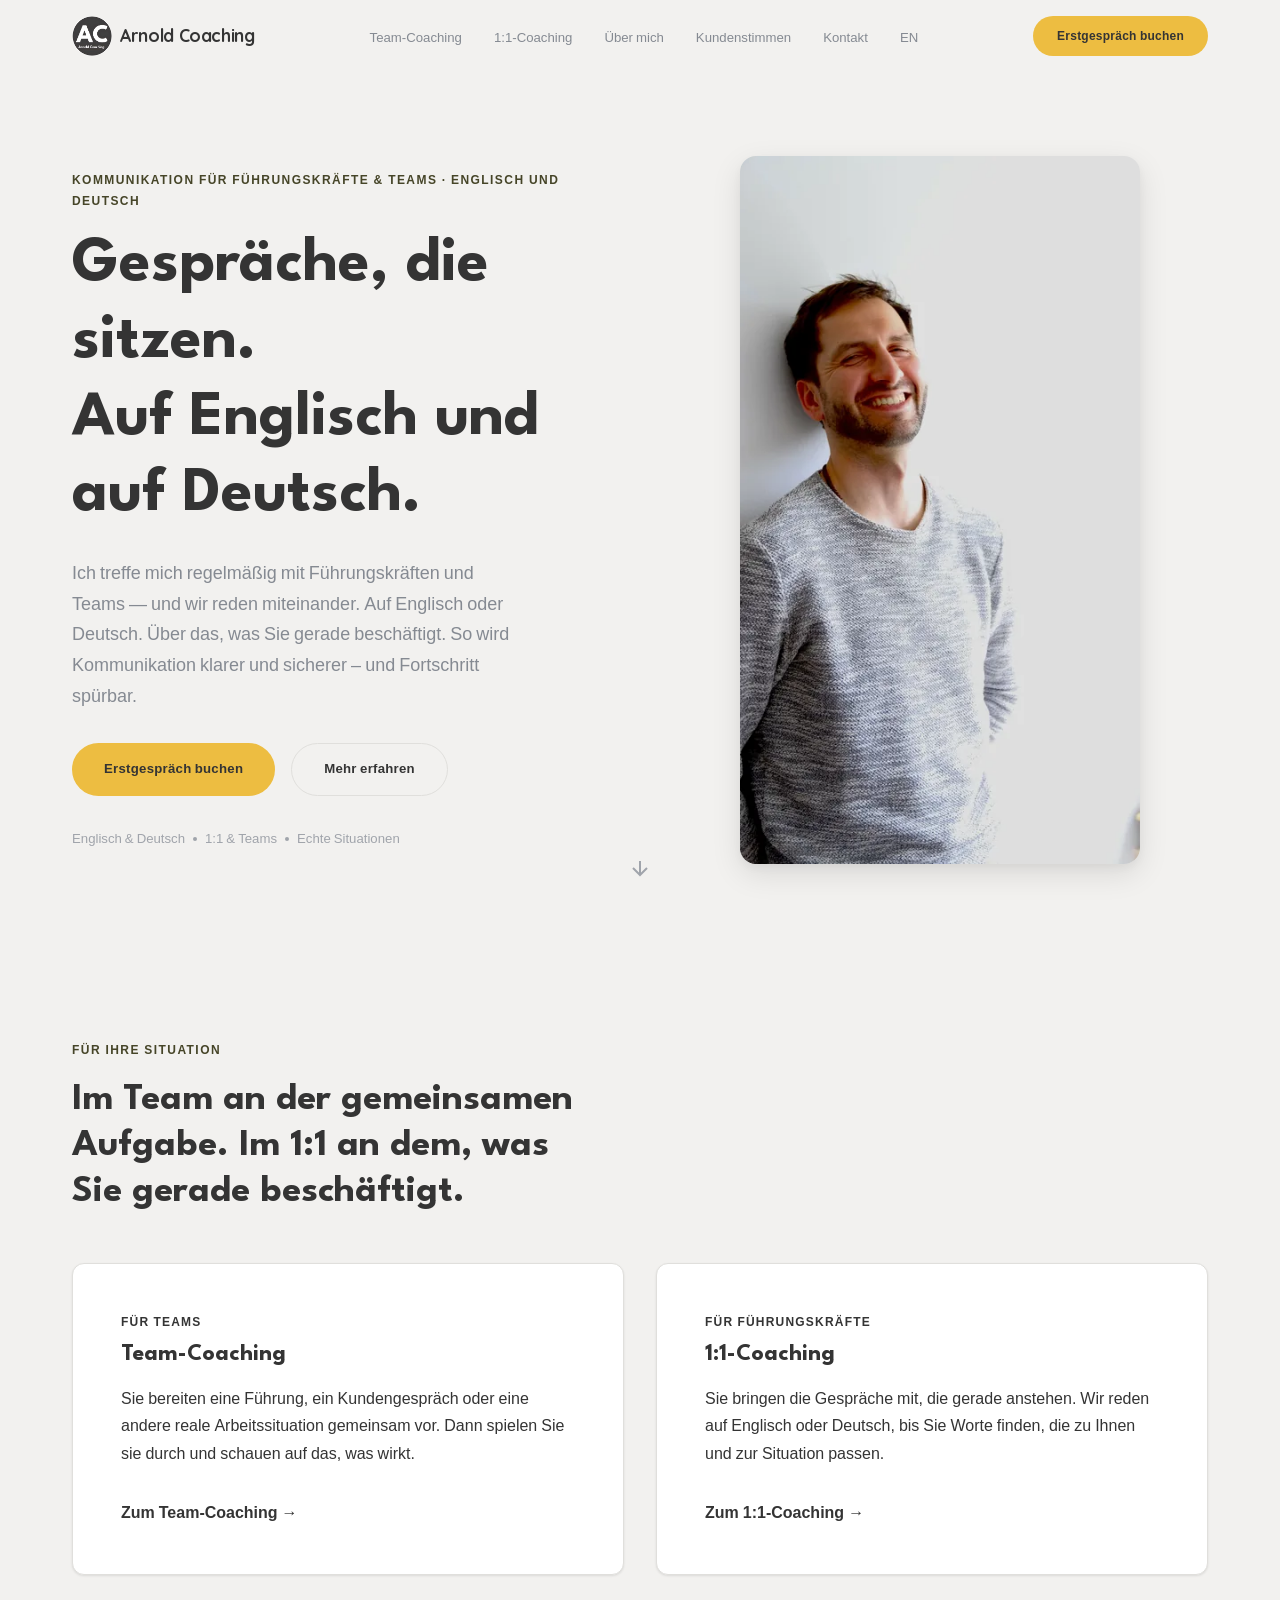
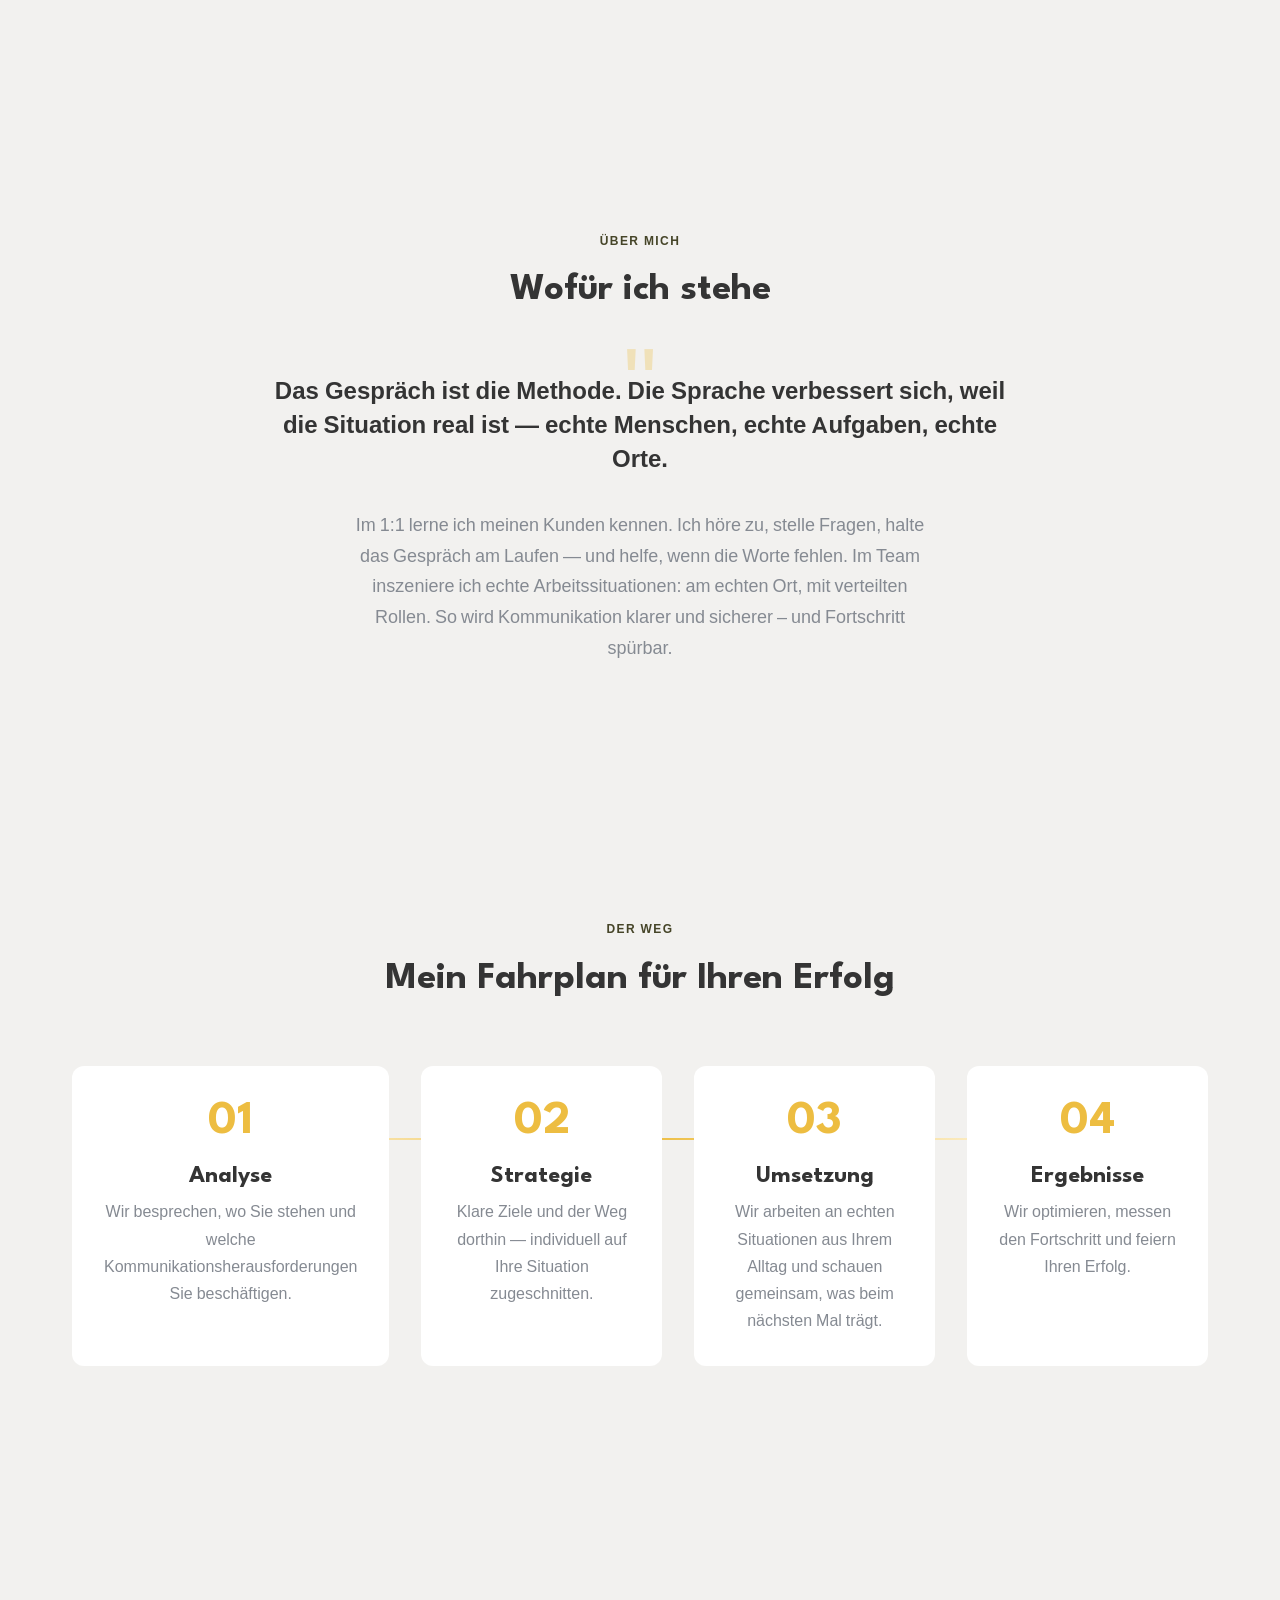
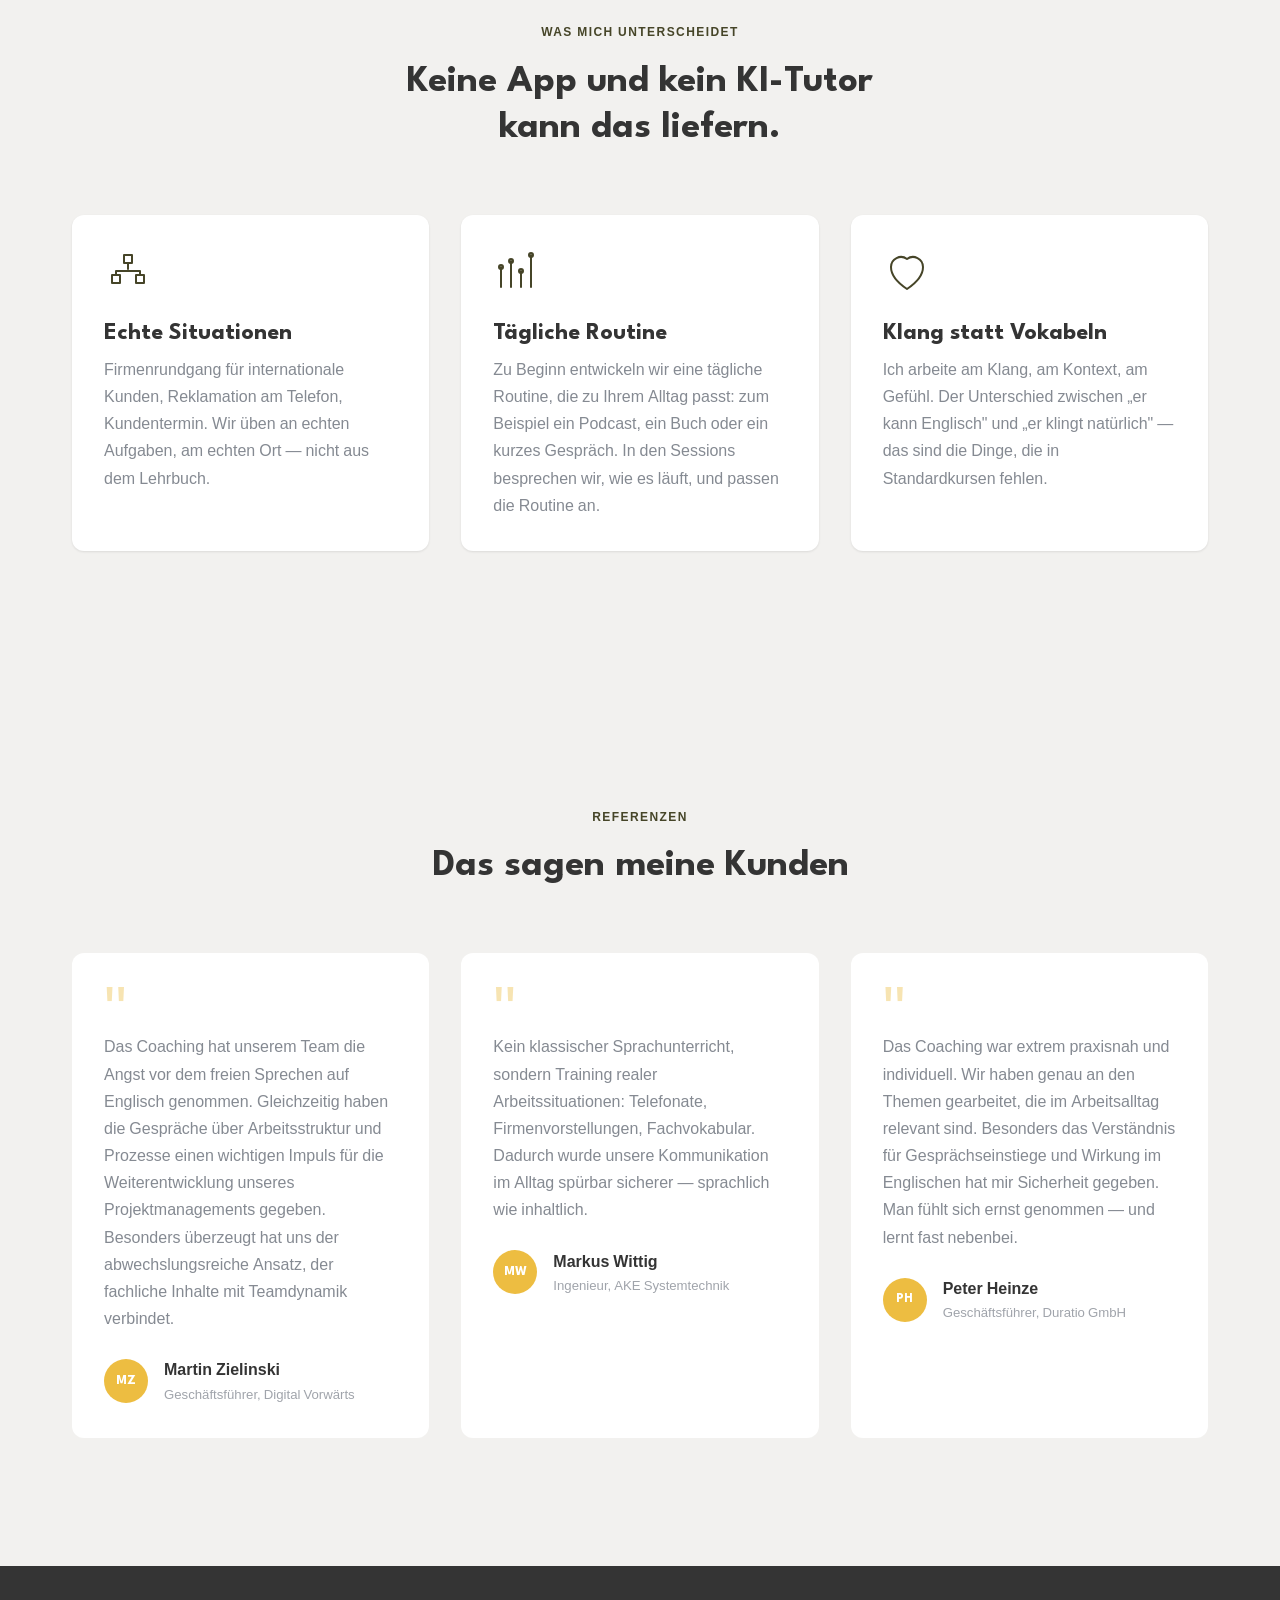
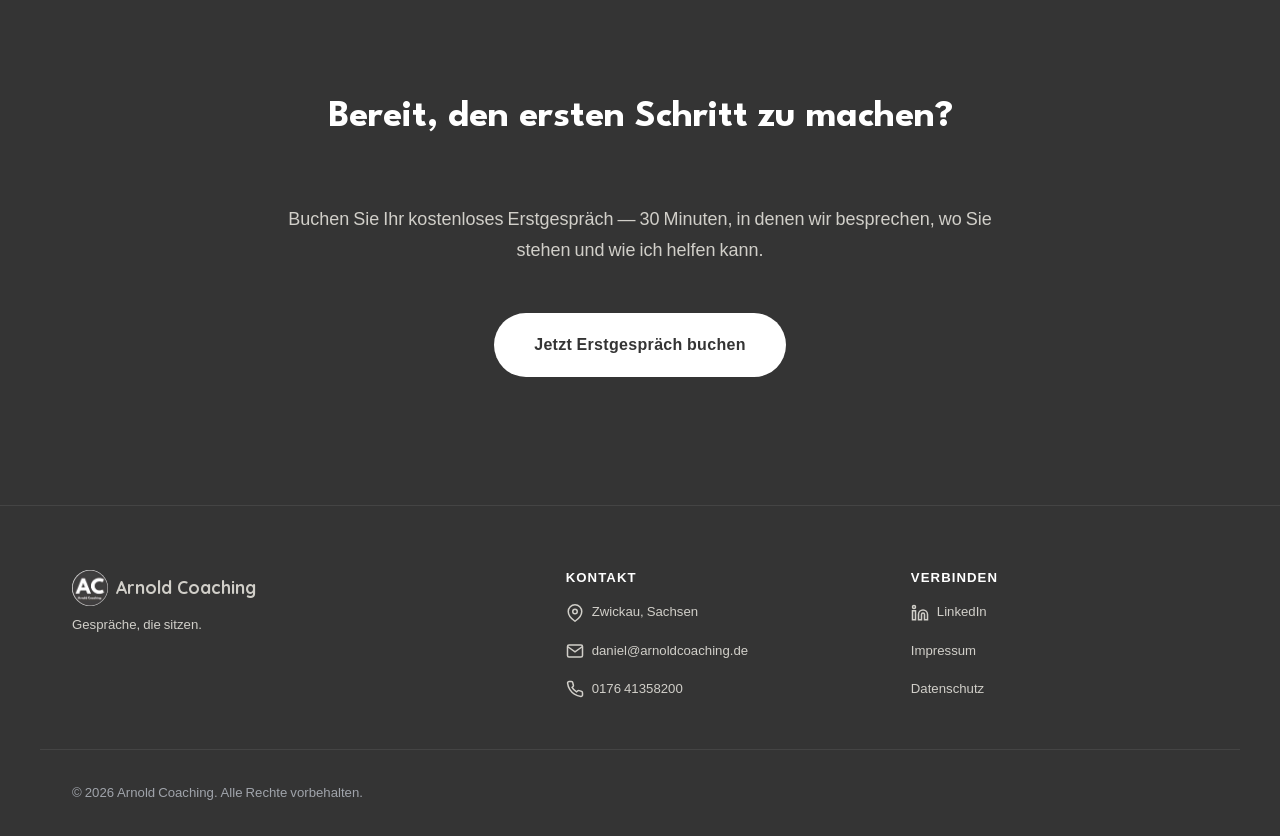
<file: index.html>
<!DOCTYPE html>
<html lang="de">
<head>
  <meta charset="UTF-8">
  <meta name="viewport" content="width=device-width, initial-scale=1.0">
  <title>Arnold Coaching Zwickau | Kommunikation für Teams & Führungskräfte – Englisch und Deutsch</title>
  <meta name="description" content="Kommunikationscoaching für Teams und Führungskräfte: klarer und sicherer in echten beruflichen Situationen — Englisch und Deutsch, Zwickau und online.">
  <meta name="robots" content="index, follow">
  <link rel="canonical" href="https://arnoldcoaching.de/">

  <!-- Open Graph -->
  <meta property="og:title" content="Arnold Coaching — Gespräche, die sitzen. Auf Englisch und auf Deutsch.">
  <meta property="og:description" content="Kommunikationscoaching für Teams und Führungskräfte — auf Englisch und Deutsch. Echte Situationen, klare Gespräche, spürbarer Fortschritt.">
  <meta property="og:url" content="https://arnoldcoaching.de/">
  <meta property="og:type" content="website">
  <meta property="og:locale" content="de_DE">

  <!-- Favicon -->
  <link rel="icon" type="image/png" sizes="32x32" href="/favicon-32x32.png">
  <link rel="icon" type="image/png" sizes="16x16" href="/favicon-16x16.png">
  <link rel="apple-touch-icon" sizes="180x180" href="/apple-touch-icon.png">

  <!-- Critical font preloads -->
  <link rel="preload" href="assets/fonts/LeagueSpartan-Bold.woff2" as="font" type="font/woff2" crossorigin>
  <link rel="preload" href="assets/fonts/Poppins-SemiBold.woff2" as="font" type="font/woff2" crossorigin>

  <!-- Stylesheet (merged) -->
  <link rel="stylesheet" href="css/style.css">
  <link rel="stylesheet" href="css/offer-pages.css">

  <!-- Structured Data -->
  <script type="application/ld+json">
  {
    "@context": "https://schema.org",
    "@type": "ProfessionalService",
    "name": "Arnold Coaching",
    "description": "Kommunikationscoaching für Teams und Führungskräfte in echten beruflichen Situationen — auf Englisch und Deutsch, in Zwickau und online.",
    "url": "https://arnoldcoaching.de",
    "telephone": "+4917641358200",
    "email": "daniel@arnoldcoaching.de",
    "address": {
      "@type": "PostalAddress",
      "addressLocality": "Zwickau",
      "addressRegion": "Sachsen",
      "addressCountry": "DE"
    },
    "founder": {
      "@type": "Person",
      "name": "Daniel Arnold",
      "jobTitle": "Kommunikationscoach für Führungskräfte und Teams"
    }
  }
  </script>
  <link rel="alternate" hreflang="de" href="https://arnoldcoaching.de/">
  <link rel="alternate" hreflang="en" href="https://arnoldcoaching.de/en/">
</head>
<body>

  <!-- ========== NAVIGATION ========== -->
  <header class="nav" id="nav">
    <div class="container nav__inner">
      <a href="/" class="nav__logo">
        <picture>
          <source srcset="assets/images/logo-arnold-coaching.webp" type="image/webp">
          <img src="assets/images/logo-arnold-coaching.jpg" alt="Arnold Coaching" width="40" height="40">
        </picture>
        <span>Arnold Coaching</span>
      </a>
      <nav class="nav__menu" id="navMenu" aria-label="Hauptnavigation">
        <ul class="nav__list">
          <li><a href="team-coaching/" class="nav__link">Team-Coaching</a></li>
          <li><a href="einzelcoaching/" class="nav__link">1:1-Coaching</a></li>
          <li><a href="#ueber-mich" class="nav__link">Über mich</a></li>
          <li><a href="#stimmen" class="nav__link">Kundenstimmen</a></li>
          <li><a href="#kontakt" class="nav__link">Kontakt</a></li><li><a href="/en/" class="nav__link" lang="en" hreflang="en" aria-label="This page in English">EN</a></li>
        </ul>
      </nav>
      <a href="https://app.reclaim.ai/m/daniel-arnold/kennenlern-gespraech" class="btn btn--primary btn--sm nav__cta" target="_blank" rel="noopener">Erstgespräch buchen</a>
      <button class="nav__hamburger" id="navToggle" aria-label="Menü öffnen" aria-expanded="false">
        <span></span>
        <span></span>
        <span></span>
      </button>
    </div>
  </header>

  <!-- Mobile Overlay -->
  <div class="nav__overlay" id="navOverlay"></div>

  <main>

    <!-- ========== HERO ========== -->
    <section class="hero" id="hero">
      <div class="container hero__grid">
        <div class="hero__content" data-reveal>
          <span class="label">Kommunikation für Führungskräfte & Teams · Englisch und Deutsch</span>
          <h1>Gespräche, die sitzen.<br>Auf Englisch und auf Deutsch.</h1>
          <p class="hero__subtitle">Ich treffe mich regelmäßig mit Führungskräften und Teams — und wir reden miteinander. Auf Englisch oder Deutsch. Über das, was Sie gerade beschäftigt. So wird Kommunikation klarer und sicherer – und Fortschritt spürbar.</p>
          <div class="hero__actions">
            <a href="https://app.reclaim.ai/m/daniel-arnold/kennenlern-gespraech" class="btn btn--primary" target="_blank" rel="noopener">Erstgespräch buchen</a>
            <a href="#ueber-mich" class="btn btn--ghost">Mehr erfahren</a>
          </div>
          <div class="hero__trust">
            <span>Englisch & Deutsch</span>
            <span class="hero__trust-dot"></span>
            <span>1:1 & Teams</span>
            <span class="hero__trust-dot"></span>
            <span>Echte Situationen</span>
          </div>
        </div>
        <div class="hero__image" data-reveal data-reveal-delay="200">
          <picture>
            <source srcset="assets/images/daniel-arnold.webp" type="image/webp">
            <img src="assets/images/daniel-arnold.jpg" alt="Porträt von Daniel Arnold" class="hero__photo" width="450" height="797" loading="eager" fetchpriority="high">
          </picture>
        </div>
      </div>
      <div class="hero__scroll-hint" aria-hidden="true">
        <svg width="24" height="24" viewBox="0 0 24 24" fill="none" stroke="currentColor" stroke-width="2">
          <path d="M12 5v14M5 12l7 7 7-7"/>
        </svg>
      </div>
    </section>

    <!-- ========== ANGEBOTE ========== -->
    <section class="offers" id="angebote">
      <div class="container">
        <span class="label" data-reveal>Für Ihre Situation</span>
        <h2 data-reveal>Im Team an der gemeinsamen Aufgabe. Im 1:1 an dem, was Sie gerade beschäftigt.</h2>
        <div class="offers__grid">
          <article class="offer-card" data-reveal>
            <p class="offer-card__eyebrow">Für Teams</p>
            <h3>Team-Coaching</h3>
            <p>Sie bereiten eine Führung, ein Kundengespräch oder eine andere reale Arbeitssituation gemeinsam vor. Dann spielen Sie sie durch und schauen auf das, was wirkt.</p>
            <a class="offer-card__link" href="team-coaching/">Zum Team-Coaching <span aria-hidden="true">→</span></a>
          </article>
          <article class="offer-card" data-reveal data-reveal-delay="150">
            <p class="offer-card__eyebrow">Für Führungskräfte</p>
            <h3>1:1-Coaching</h3>
            <p>Sie bringen die Gespräche mit, die gerade anstehen. Wir reden auf Englisch oder Deutsch, bis Sie Worte finden, die zu Ihnen und zur Situation passen.</p>
            <a class="offer-card__link" href="einzelcoaching/">Zum 1:1-Coaching <span aria-hidden="true">→</span></a>
          </article>
        </div>
      </div>
    </section>

    <!-- ========== ÜBER MICH ========== -->
    <section class="about section--warm" id="ueber-mich">
      <div class="container about__inner">
        <span class="label" data-reveal>Über mich</span>
        <h2 class="about__title" data-reveal>Wofür ich stehe</h2>
        <blockquote class="about__quote" data-reveal>
          <p>Das Gespräch ist die Methode. Die Sprache verbessert sich, weil die Situation real ist — echte Menschen, echte Aufgaben, echte Orte.</p>
        </blockquote>
        <p class="about__text" data-reveal>
          Im 1:1 lerne ich meinen Kunden kennen. Ich höre zu, stelle Fragen, halte das Gespräch am Laufen — und helfe, wenn die Worte fehlen. Im Team inszeniere ich echte Arbeitssituationen: am echten Ort, mit verteilten Rollen. So wird Kommunikation klarer und sicherer – und Fortschritt spürbar.
        </p>
      </div>
    </section>

    <!-- ========== FAHRPLAN ========== -->
    <section class="fahrplan" id="fahrplan">
      <div class="container">
        <span class="label" data-reveal>Der Weg</span>
        <h2 data-reveal>Mein Fahrplan für Ihren Erfolg</h2>
        <div class="stepper">
          <div class="stepper__step" data-reveal data-reveal-delay="0">
            <span class="stepper__number">01</span>
            <h3 class="stepper__title">Analyse</h3>
            <p>Wir besprechen, wo Sie stehen und welche Kommunikationsherausforderungen Sie beschäftigen.</p>
          </div>
          <div class="stepper__step" data-reveal data-reveal-delay="150">
            <span class="stepper__number">02</span>
            <h3 class="stepper__title">Strategie</h3>
            <p>Klare Ziele und der Weg dorthin — individuell auf Ihre Situation zugeschnitten.</p>
          </div>
          <div class="stepper__step" data-reveal data-reveal-delay="300">
            <span class="stepper__number">03</span>
            <h3 class="stepper__title">Umsetzung</h3>
            <p>Wir arbeiten an echten Situationen aus Ihrem Alltag und schauen gemeinsam, was beim nächsten Mal trägt.</p>
          </div>
          <div class="stepper__step" data-reveal data-reveal-delay="450">
            <span class="stepper__number">04</span>
            <h3 class="stepper__title">Ergebnisse</h3>
            <p>Wir optimieren, messen den Fortschritt und feiern Ihren Erfolg.</p>
          </div>
        </div>
      </div>
    </section>

    <!-- ========== USPs / METHODEN ========== -->
    <section class="methods section--warm" id="methoden">
      <div class="container">
        <span class="label" data-reveal>Was mich unterscheidet</span>
        <h2 data-reveal>Keine App und kein KI-Tutor<br>kann das liefern.</h2>
        <div class="cards">
          <div class="card" data-reveal data-reveal-delay="0">
            <div class="card__icon">
              <svg viewBox="0 0 48 48" fill="none" stroke="currentColor" stroke-width="2" stroke-linecap="round" stroke-linejoin="round">
                <path d="M20 8h8v8h-8z"/>
                <path d="M8 28h8v8H8z"/>
                <path d="M32 28h8v8h-8z"/>
                <path d="M24 16v6"/>
                <path d="M12 28v-4h24v4"/>
              </svg>
            </div>
            <h3>Echte Situationen</h3>
            <p>Firmenrundgang für internationale Kunden, Reklamation am Telefon, Kundentermin. Wir üben an echten Aufgaben, am echten Ort — nicht aus dem Lehrbuch.</p>
          </div>
          <div class="card" data-reveal data-reveal-delay="150">
            <div class="card__icon">
              <svg viewBox="0 0 48 48" fill="none" stroke="currentColor" stroke-width="2" stroke-linecap="round" stroke-linejoin="round">
                <path d="M8 40V20"/>
                <path d="M18 40V14"/>
                <path d="M28 40V24"/>
                <path d="M38 40V8"/>
                <circle cx="8" cy="20" r="2"/>
                <circle cx="18" cy="14" r="2"/>
                <circle cx="28" cy="24" r="2"/>
                <circle cx="38" cy="8" r="2"/>
              </svg>
            </div>
            <h3>Tägliche Routine</h3>
            <p>Zu Beginn entwickeln wir eine tägliche Routine, die zu Ihrem Alltag passt: zum Beispiel ein Podcast, ein Buch oder ein kurzes Gespräch. In den Sessions besprechen wir, wie es läuft, und passen die Routine an.</p>
          </div>
          <div class="card" data-reveal data-reveal-delay="300">
            <div class="card__icon">
              <svg viewBox="0 0 48 48" fill="none" stroke="currentColor" stroke-width="2" stroke-linecap="round" stroke-linejoin="round">
                <path d="M24 42c-6-4-16-12-16-22a10 10 0 0 1 16-8 10 10 0 0 1 16 8c0 10-10 18-16 22z"/>
              </svg>
            </div>
            <h3>Klang statt Vokabeln</h3>
            <p>Ich arbeite am Klang, am Kontext, am Gefühl. Der Unterschied zwischen „er kann Englisch" und „er klingt natürlich" — das sind die Dinge, die in Standardkursen fehlen.</p>
          </div>
        </div>
      </div>
    </section>

    <!-- ========== TESTIMONIALS ========== -->
    <section class="testimonials" id="stimmen">
      <div class="container">
        <span class="label" data-reveal>Referenzen</span>
        <h2 data-reveal>Das sagen meine Kunden</h2>
        <div class="testimonials__grid">
          <div class="testimonial" data-reveal data-reveal-delay="0">
            <div class="testimonial__quote" aria-hidden="true">"</div>
            <p class="testimonial__text">Das Coaching hat unserem Team die Angst vor dem freien Sprechen auf Englisch genommen. Gleichzeitig haben die Gespräche über Arbeitsstruktur und Prozesse einen wichtigen Impuls für die Weiterentwicklung unseres Projektmanagements gegeben. Besonders überzeugt hat uns der abwechslungsreiche Ansatz, der fachliche Inhalte mit Teamdynamik verbindet.</p>
            <div class="testimonial__author">
              <div class="testimonial__avatar">MZ</div>
              <div>
                <strong class="testimonial__name">Martin Zielinski</strong>
                <span class="testimonial__role">Geschäftsführer, Digital Vorwärts</span>
              </div>
            </div>
          </div>
          <div class="testimonial" data-reveal data-reveal-delay="150">
            <div class="testimonial__quote" aria-hidden="true">"</div>
            <p class="testimonial__text">Kein klassischer Sprachunterricht, sondern Training realer Arbeitssituationen: Telefonate, Firmenvorstellungen, Fachvokabular. Dadurch wurde unsere Kommunikation im Alltag spürbar sicherer — sprachlich wie inhaltlich.</p>
            <div class="testimonial__author">
              <div class="testimonial__avatar">MW</div>
              <div>
                <strong class="testimonial__name">Markus Wittig</strong>
                <span class="testimonial__role">Ingenieur, AKE Systemtechnik</span>
              </div>
            </div>
          </div>
          <div class="testimonial" data-reveal data-reveal-delay="300">
            <div class="testimonial__quote" aria-hidden="true">"</div>
            <p class="testimonial__text">Das Coaching war extrem praxisnah und individuell. Wir haben genau an den Themen gearbeitet, die im Arbeitsalltag relevant sind. Besonders das Verständnis für Gesprächseinstiege und Wirkung im Englischen hat mir Sicherheit gegeben. Man fühlt sich ernst genommen — und lernt fast nebenbei.</p>
            <div class="testimonial__author">
              <div class="testimonial__avatar">PH</div>
              <div>
                <strong class="testimonial__name">Peter Heinze</strong>
                <span class="testimonial__role">Geschäftsführer, Duratio GmbH</span>
              </div>
            </div>
          </div>
        </div>
      </div>
    </section>

    <!-- ========== FINAL CTA ========== -->
    <section class="cta-section" id="kontakt">
      <div class="container cta-section__inner">
        <h2 class="cta-section__title" data-reveal>Bereit, den ersten Schritt zu machen?</h2>
        <p class="cta-section__text" data-reveal>Buchen Sie Ihr kostenloses Erstgespräch — 30 Minuten, in denen wir besprechen, wo Sie stehen und wie ich helfen kann.</p>
        <a href="https://app.reclaim.ai/m/daniel-arnold/kennenlern-gespraech" class="btn btn--white btn--lg" target="_blank" rel="noopener" data-reveal>Jetzt Erstgespräch buchen</a>
      </div>
    </section>

  </main>

  <!-- ========== FOOTER ========== -->
  <footer class="footer">
    <div class="container footer__grid">
      <div class="footer__brand">
        <a href="#" class="footer__logo">
          <picture>
            <source srcset="assets/images/logo-arnold-coaching.webp" type="image/webp">
            <img src="assets/images/logo-arnold-coaching.jpg" alt="Arnold Coaching" width="36" height="36" loading="lazy">
          </picture>
          <span>Arnold Coaching</span>
        </a>
        <p class="footer__tagline">Gespräche, die sitzen.</p>
      </div>
      <div class="footer__contact">
        <h4 class="footer__heading">Kontakt</h4>
        <ul class="footer__list">
          <li class="footer__item">
            <svg class="footer__icon" viewBox="0 0 24 24" fill="none" stroke="currentColor" stroke-width="2"><path d="M21 10c0 7-9 13-9 13s-9-6-9-13a9 9 0 0 1 18 0z"/><circle cx="12" cy="10" r="3"/></svg>
            Zwickau, Sachsen
          </li>
          <li class="footer__item">
            <svg class="footer__icon" viewBox="0 0 24 24" fill="none" stroke="currentColor" stroke-width="2"><path d="M4 4h16c1.1 0 2 .9 2 2v12c0 1.1-.9 2-2 2H4c-1.1 0-2-.9-2-2V6c0-1.1.9-2 2-2z"/><polyline points="22,6 12,13 2,6"/></svg>
            <a href="mailto:daniel@arnoldcoaching.de">daniel@arnoldcoaching.de</a>
          </li>
          <li class="footer__item">
            <svg class="footer__icon" viewBox="0 0 24 24" fill="none" stroke="currentColor" stroke-width="2"><path d="M22 16.92v3a2 2 0 0 1-2.18 2 19.79 19.79 0 0 1-8.63-3.07 19.5 19.5 0 0 1-6-6 19.79 19.79 0 0 1-3.07-8.67A2 2 0 0 1 4.11 2h3a2 2 0 0 1 2 1.72 12.84 12.84 0 0 0 .7 2.81 2 2 0 0 1-.45 2.11L8.09 9.91a16 16 0 0 0 6 6l1.27-1.27a2 2 0 0 1 2.11-.45 12.84 12.84 0 0 0 2.81.7A2 2 0 0 1 22 16.92z"/></svg>
            <a href="tel:+4917641358200">0176 41358200</a>
          </li>
        </ul>
      </div>
      <div class="footer__links">
        <h4 class="footer__heading">Verbinden</h4>
        <ul class="footer__list">
          <li class="footer__item">
            <svg class="footer__icon" viewBox="0 0 24 24" fill="none" stroke="currentColor" stroke-width="2"><path d="M16 8a6 6 0 0 1 6 6v7h-4v-7a2 2 0 0 0-2-2 2 2 0 0 0-2 2v7h-4v-7a6 6 0 0 1 6-6z"/><rect x="2" y="9" width="4" height="12"/><circle cx="4" cy="4" r="2"/></svg>
            <a href="https://linkedin.com/in/daniel-arnold-6a980792" target="_blank" rel="noopener">LinkedIn</a>
          </li>
          <li class="footer__item">
            <a href="impressum.html">Impressum</a>
          </li>
          <li class="footer__item">
            <a href="datenschutz.html">Datenschutz</a>
          </li>
        </ul>
      </div>
    </div>
    <div class="container footer__bottom">
      <p>&copy; 2026 Arnold Coaching. Alle Rechte vorbehalten.</p>
    </div>
  </footer>

  <!-- Scripts -->
  <script src="js/scroll-animations.js" defer></script>
  <script src="js/mobile-nav.js" defer></script>
  <script src="js/main.js" defer></script>

</body>
</html>
</file>
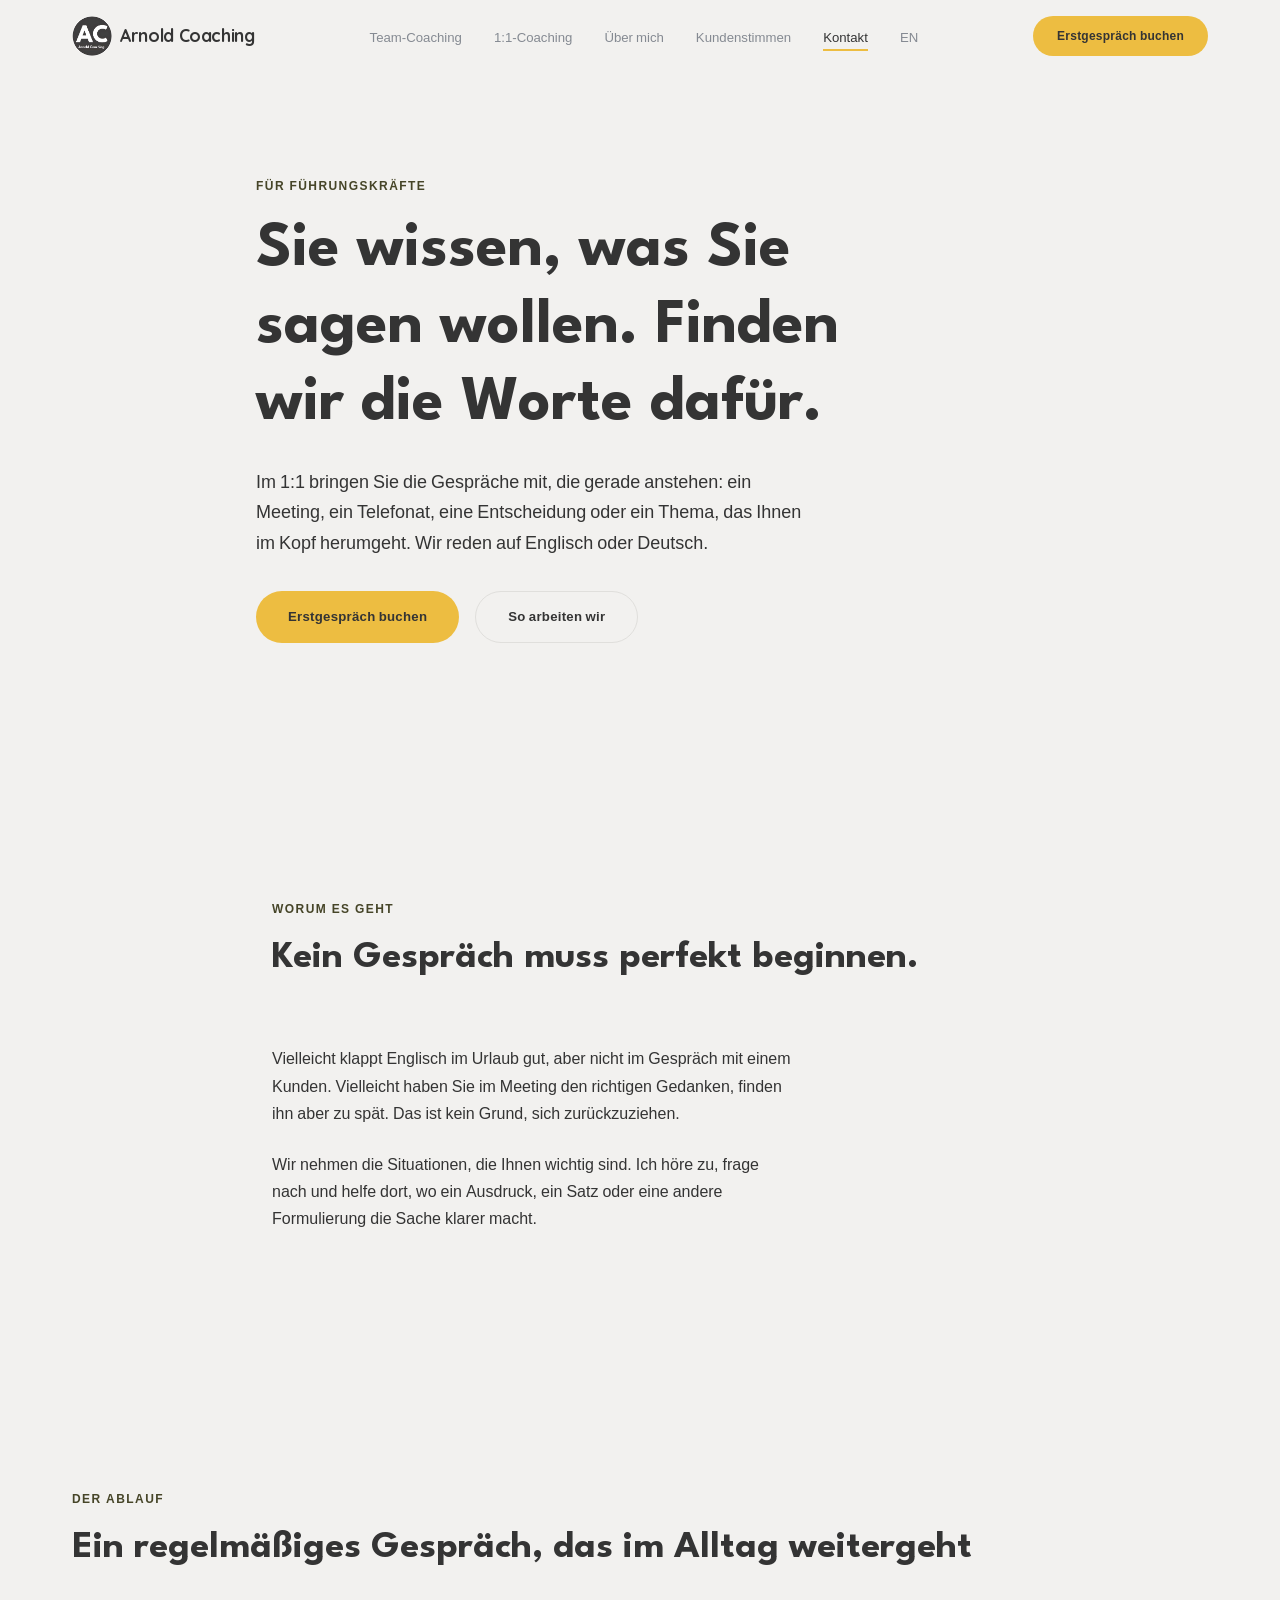
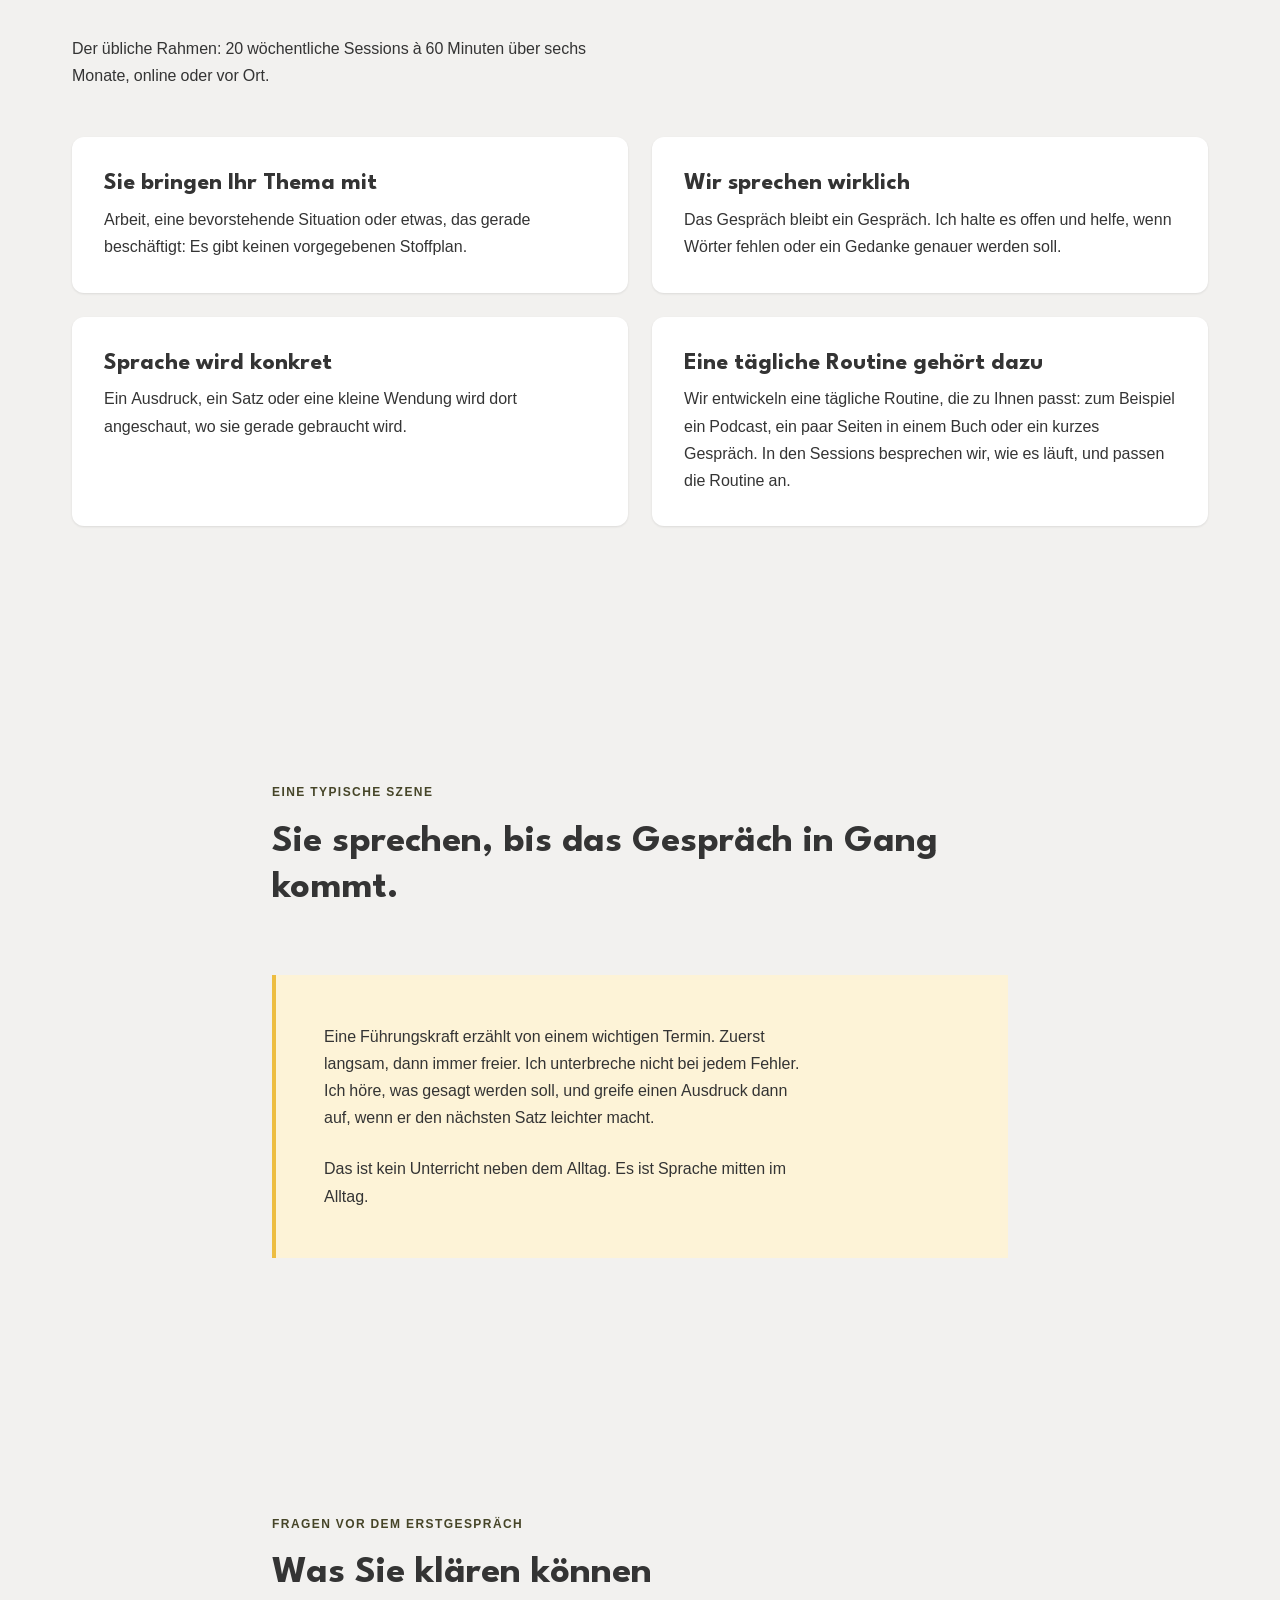
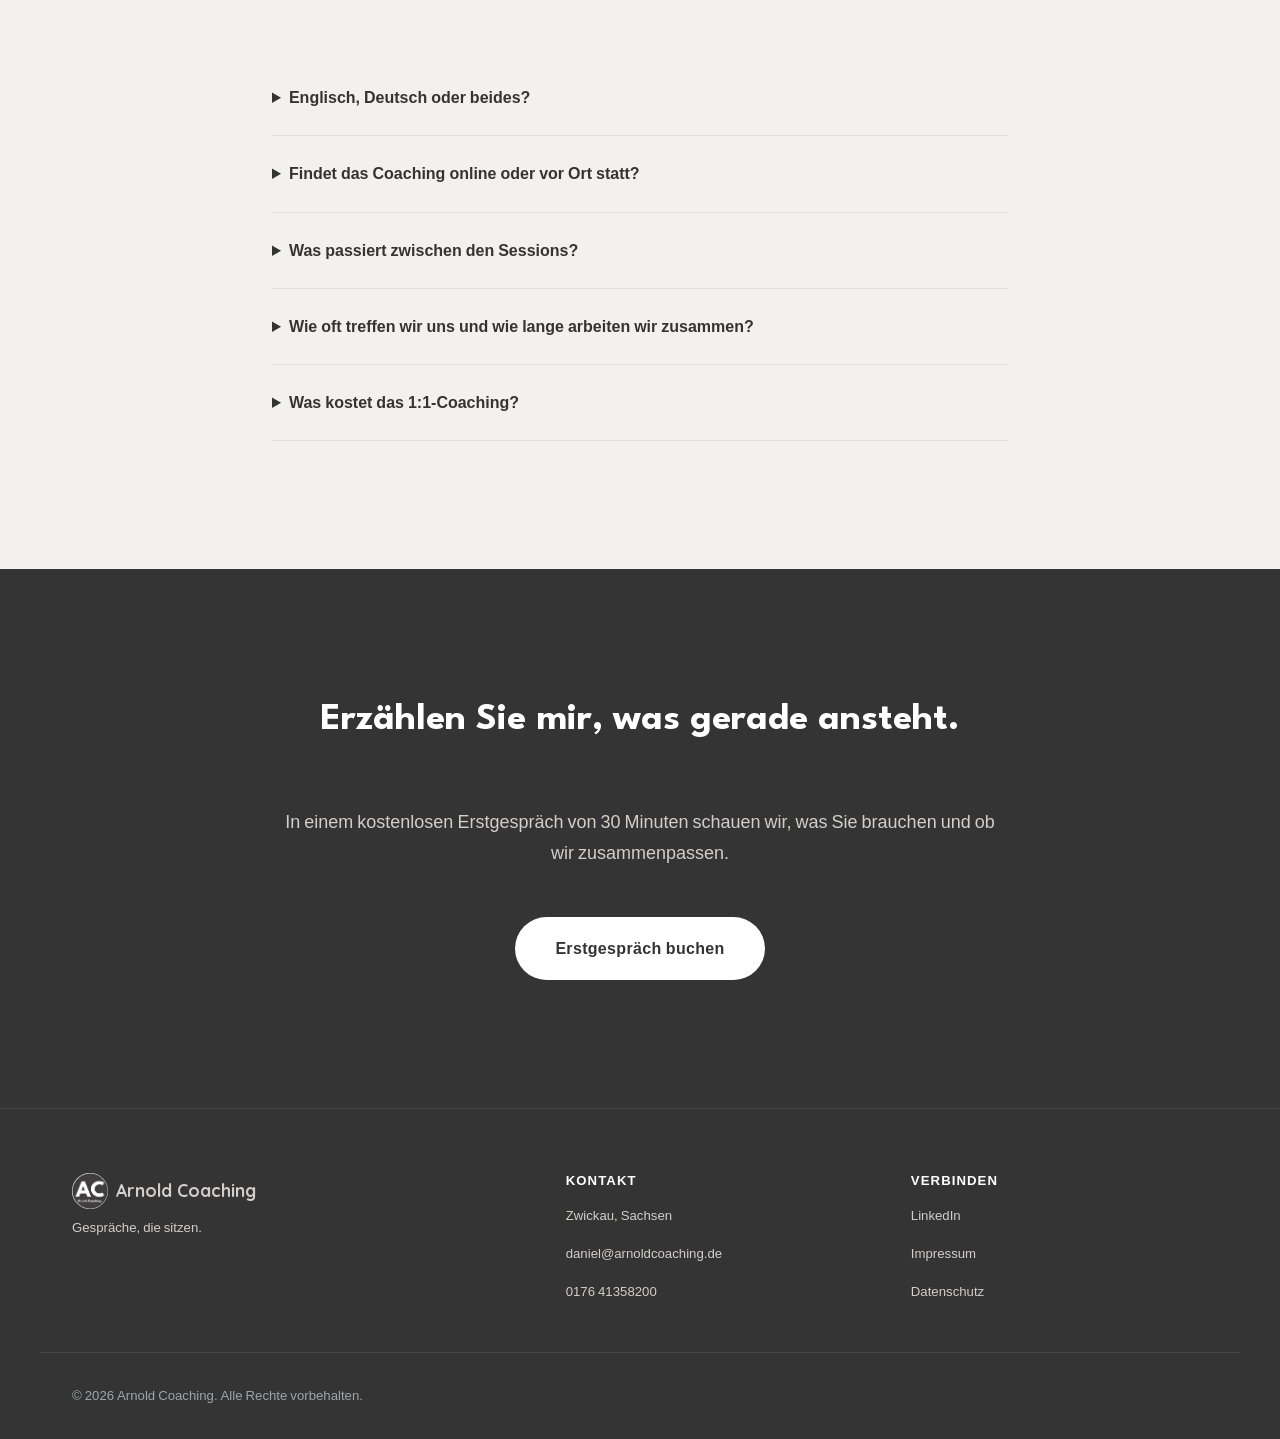
<file: einzelcoaching/index.html>
<!doctype html>
<html lang="de">
<head>
  <meta charset="utf-8">
  <meta name="viewport" content="width=device-width, initial-scale=1">
  <title>1:1-Kommunikationscoaching für Führungskräfte | Zwickau &amp; online</title>
  <meta name="description" content="Einzelcoaching für Geschäftsführer und Führungskräfte: echte Gespräche auf Deutsch oder Englisch, über das, was gerade ansteht. In Zwickau und online.">
  <meta name="robots" content="index, follow">
  <link rel="canonical" href="https://arnoldcoaching.de/einzelcoaching/">
  <meta property="og:title" content="1:1-Coaching für Führungskräfte — Arnold Coaching">
  <meta property="og:description" content="Echte Gespräche auf Englisch oder Deutsch, über das, was gerade ansteht.">
  <meta property="og:url" content="https://arnoldcoaching.de/einzelcoaching/">
  <meta property="og:type" content="website">
  <meta property="og:locale" content="de_DE">
  <link rel="icon" type="image/png" sizes="32x32" href="../favicon-32x32.png">
  <link rel="icon" type="image/png" sizes="16x16" href="../favicon-16x16.png">
  <link rel="apple-touch-icon" sizes="180x180" href="../apple-touch-icon.png">
  <link rel="stylesheet" href="../css/style.css">
  <link rel="stylesheet" href="../css/offer-pages.css">
  <link rel="alternate" hreflang="de" href="https://arnoldcoaching.de/einzelcoaching/">
  <link rel="alternate" hreflang="en" href="https://arnoldcoaching.de/en/1-to-1-coaching/">
</head>
<body>
  <header class="nav" id="nav"><div class="container nav__inner"><a href="../" class="nav__logo"><picture><source srcset="../assets/images/logo-arnold-coaching.webp" type="image/webp"><img src="../assets/images/logo-arnold-coaching.jpg" alt="Arnold Coaching" width="40" height="40"></picture><span>Arnold Coaching</span></a><nav class="nav__menu" id="navMenu" aria-label="Hauptnavigation"><ul class="nav__list"><li><a href="../team-coaching/" class="nav__link">Team-Coaching</a></li><li><a href="../einzelcoaching/" class="nav__link" aria-current="page">1:1-Coaching</a></li><li><a href="../#ueber-mich" class="nav__link">Über mich</a></li><li><a href="../#stimmen" class="nav__link">Kundenstimmen</a></li><li><a href="#kontakt" class="nav__link">Kontakt</a></li><li><a href="/en/1-to-1-coaching/" class="nav__link" lang="en" hreflang="en" aria-label="This page in English">EN</a></li></ul></nav><a href="https://app.reclaim.ai/m/daniel-arnold/kennenlern-gespraech" class="btn btn--primary btn--sm nav__cta" target="_blank" rel="noopener">Erstgespräch buchen</a><button class="nav__hamburger" id="navToggle" aria-label="Menü öffnen" aria-expanded="false"><span></span><span></span><span></span></button></div></header>
  <div class="nav__overlay" id="navOverlay"></div>
  <main>
    <section class="offer-hero"><div class="container offer-hero__content"><span class="label">Für Führungskräfte</span><h1>Sie wissen, was Sie sagen wollen. Finden wir die Worte dafür.</h1><p class="offer-hero__intro">Im 1:1 bringen Sie die Gespräche mit, die gerade anstehen: ein Meeting, ein Telefonat, eine Entscheidung oder ein Thema, das Ihnen im Kopf herumgeht. Wir reden auf Englisch oder Deutsch.</p><div class="offer-hero__actions"><a href="https://app.reclaim.ai/m/daniel-arnold/kennenlern-gespraech" class="btn btn--primary" target="_blank" rel="noopener">Erstgespräch buchen</a><a href="#ablauf" class="btn btn--ghost">So arbeiten wir</a></div></div></section>
    <section class="offer-section offer-section--warm"><div class="container offer-copy"><span class="label">Worum es geht</span><h2>Kein Gespräch muss perfekt beginnen.</h2><p>Vielleicht klappt Englisch im Urlaub gut, aber nicht im Gespräch mit einem Kunden. Vielleicht haben Sie im Meeting den richtigen Gedanken, finden ihn aber zu spät. Das ist kein Grund, sich zurückzuziehen.</p><p>Wir nehmen die Situationen, die Ihnen wichtig sind. Ich höre zu, frage nach und helfe dort, wo ein Ausdruck, ein Satz oder eine andere Formulierung die Sache klarer macht.</p></div></section>
    <section class="offer-section" id="ablauf"><div class="container"><span class="label">Der Ablauf</span><h2>Ein regelmäßiges Gespräch, das im Alltag weitergeht</h2><p class="offer-format">Der übliche Rahmen: 20 wöchentliche Sessions à 60 Minuten über sechs Monate, online oder vor Ort.</p><div class="offer-grid"><article class="offer-point"><h3>Sie bringen Ihr Thema mit</h3><p>Arbeit, eine bevorstehende Situation oder etwas, das gerade beschäftigt: Es gibt keinen vorgegebenen Stoffplan.</p></article><article class="offer-point"><h3>Wir sprechen wirklich</h3><p>Das Gespräch bleibt ein Gespräch. Ich halte es offen und helfe, wenn Wörter fehlen oder ein Gedanke genauer werden soll.</p></article><article class="offer-point"><h3>Sprache wird konkret</h3><p>Ein Ausdruck, ein Satz oder eine kleine Wendung wird dort angeschaut, wo sie gerade gebraucht wird.</p></article><article class="offer-point"><h3>Eine tägliche Routine gehört dazu</h3><p>Wir entwickeln eine tägliche Routine, die zu Ihnen passt: zum Beispiel ein Podcast, ein paar Seiten in einem Buch oder ein kurzes Gespräch. In den Sessions besprechen wir, wie es läuft, und passen die Routine an.</p></article></div></div></section>
    <section class="offer-section offer-section--warm"><div class="container offer-copy"><span class="label">Eine typische Szene</span><h2>Sie sprechen, bis das Gespräch in Gang kommt.</h2><div class="offer-scene"><p>Eine Führungskraft erzählt von einem wichtigen Termin. Zuerst langsam, dann immer freier. Ich unterbreche nicht bei jedem Fehler. Ich höre, was gesagt werden soll, und greife einen Ausdruck dann auf, wenn er den nächsten Satz leichter macht.</p><p>Das ist kein Unterricht neben dem Alltag. Es ist Sprache mitten im Alltag.</p></div></div></section>
    <section class="offer-section"><div class="container offer-copy"><span class="label">Fragen vor dem Erstgespräch</span><h2>Was Sie klären können</h2><div class="offer-faq"><details><summary>Englisch, Deutsch oder beides?</summary><p>Beides ist möglich. Die Sprache richtet sich nach der Situation, die gerade ansteht.</p></details><details><summary>Findet das Coaching online oder vor Ort statt?</summary><p>Beides ist möglich. Im Erstgespräch schauen wir, was für Ihren Arbeitsalltag passt.</p></details><details><summary>Was passiert zwischen den Sessions?</summary><p>Sie arbeiten mit Ihrer täglichen Routine weiter. Neue Ausdrücke und nächste Schritte aus unseren Gesprächen finden Sie in Ihrem persönlichen Projektbereich. Beim nächsten Treffen greifen wir auf, was im Alltag schon klappt und wo Sie noch Unterstützung brauchen.</p></details><details><summary>Wie oft treffen wir uns und wie lange arbeiten wir zusammen?</summary><p>Der übliche Rahmen sind 20 wöchentliche Sessions à 60 Minuten über sechs Monate. Den konkreten Ablauf vereinbaren wir vor dem Start.</p></details><details><summary>Was kostet das 1:1-Coaching?</summary><p>Nach dem Erstgespräch erhalten Sie ein konkretes Angebot, das zu Ihrem Anlass und Umfang passt.</p></details></div></div></section>
    <section class="cta-section" id="kontakt"><div class="container cta-section__inner"><h2 class="cta-section__title">Erzählen Sie mir, was gerade ansteht.</h2><p class="cta-section__text">In einem kostenlosen Erstgespräch von 30 Minuten schauen wir, was Sie brauchen und ob wir zusammenpassen.</p><a href="https://app.reclaim.ai/m/daniel-arnold/kennenlern-gespraech" class="btn btn--white btn--lg" target="_blank" rel="noopener">Erstgespräch buchen</a></div></section>
  </main>
  <footer class="footer"><div class="container footer__grid"><div class="footer__brand"><a href="../" class="footer__logo"><img src="../assets/images/logo-arnold-coaching.jpg" alt="Arnold Coaching" width="36" height="36"><span>Arnold Coaching</span></a><p class="footer__tagline">Gespräche, die sitzen.</p></div><div class="footer__contact"><h2 class="footer__heading">Kontakt</h2><ul class="footer__list"><li class="footer__item">Zwickau, Sachsen</li><li class="footer__item"><a href="mailto:daniel@arnoldcoaching.de">daniel@arnoldcoaching.de</a></li><li class="footer__item"><a href="tel:+4917641358200">0176 41358200</a></li></ul></div><div class="footer__links"><h2 class="footer__heading">Verbinden</h2><ul class="footer__list"><li class="footer__item"><a href="https://linkedin.com/in/daniel-arnold-6a980792" target="_blank" rel="noopener">LinkedIn</a></li><li class="footer__item"><a href="../impressum.html">Impressum</a></li><li class="footer__item"><a href="../datenschutz.html">Datenschutz</a></li></ul></div></div><div class="container footer__bottom"><p>© 2026 Arnold Coaching. Alle Rechte vorbehalten.</p></div></footer>
  <script src="../js/scroll-animations.js" defer></script><script src="../js/mobile-nav.js" defer></script><script src="../js/main.js" defer></script>
</body>
</html>
</file>
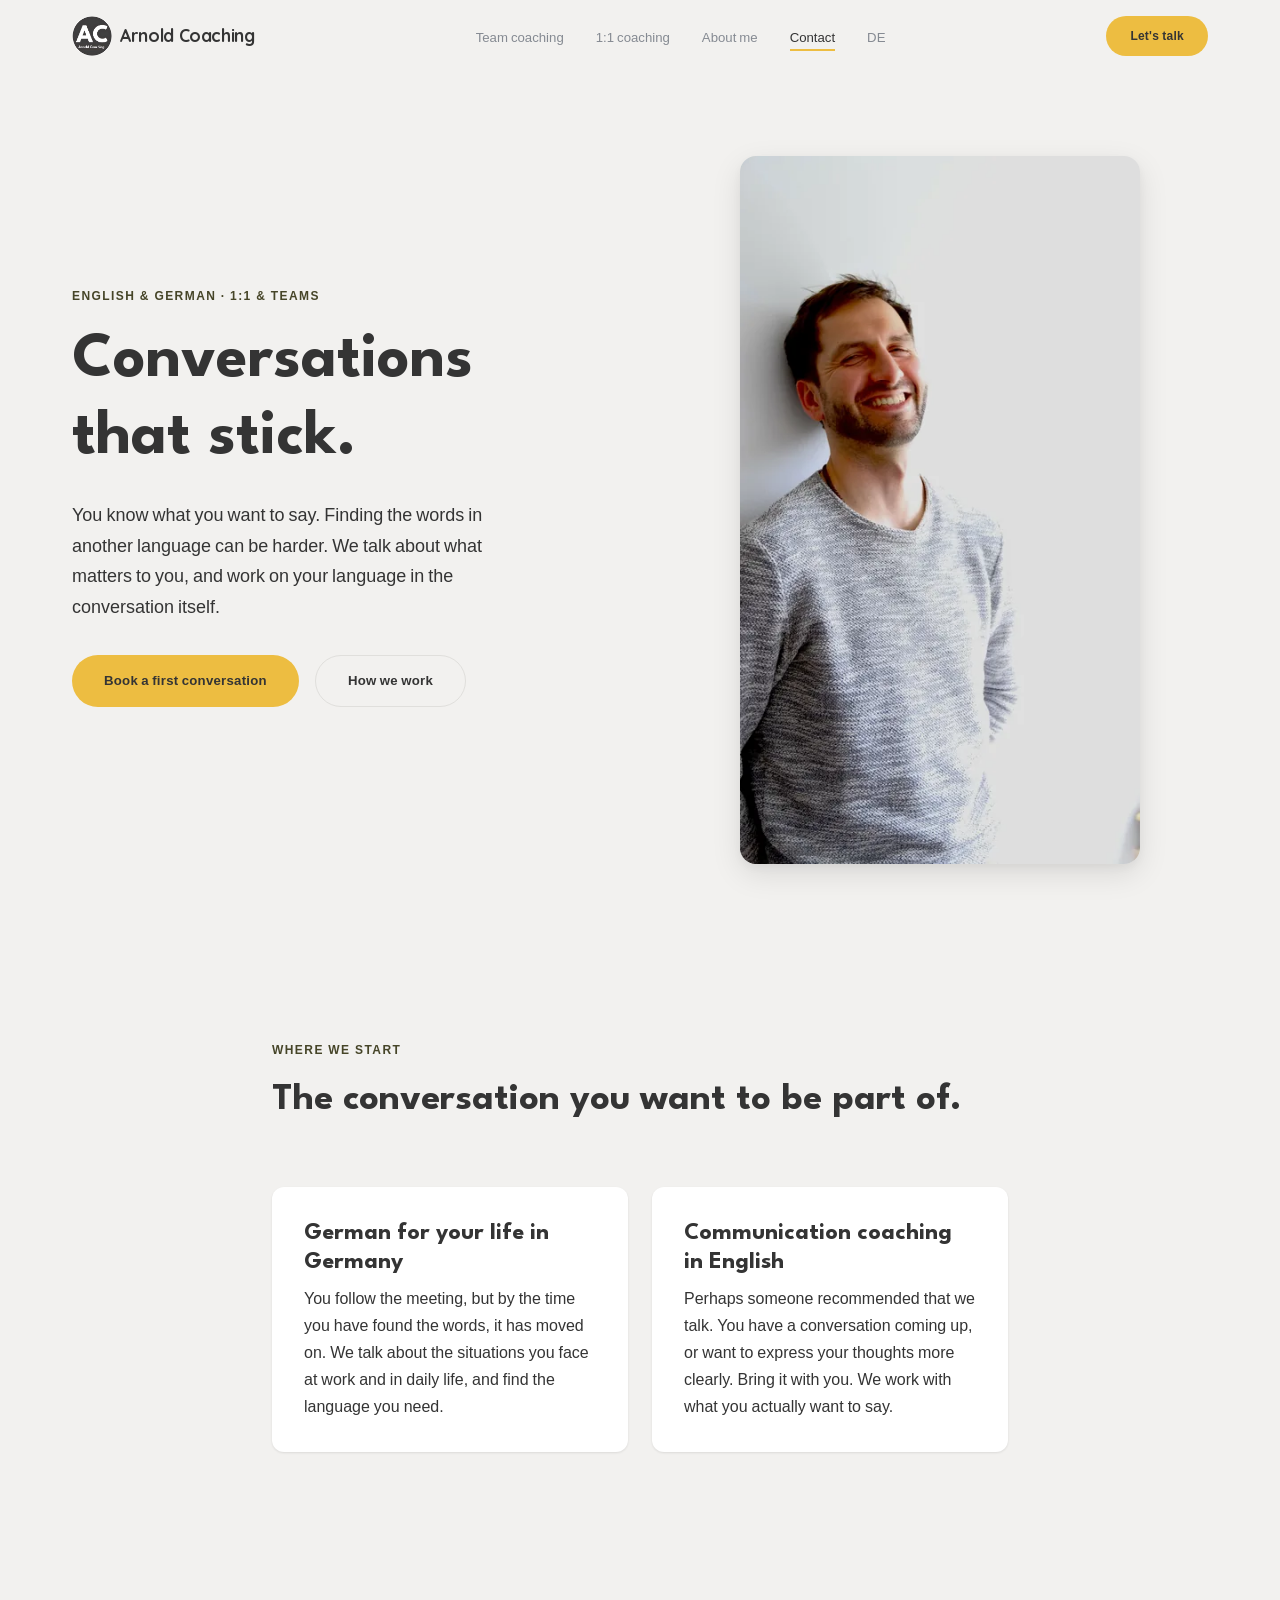
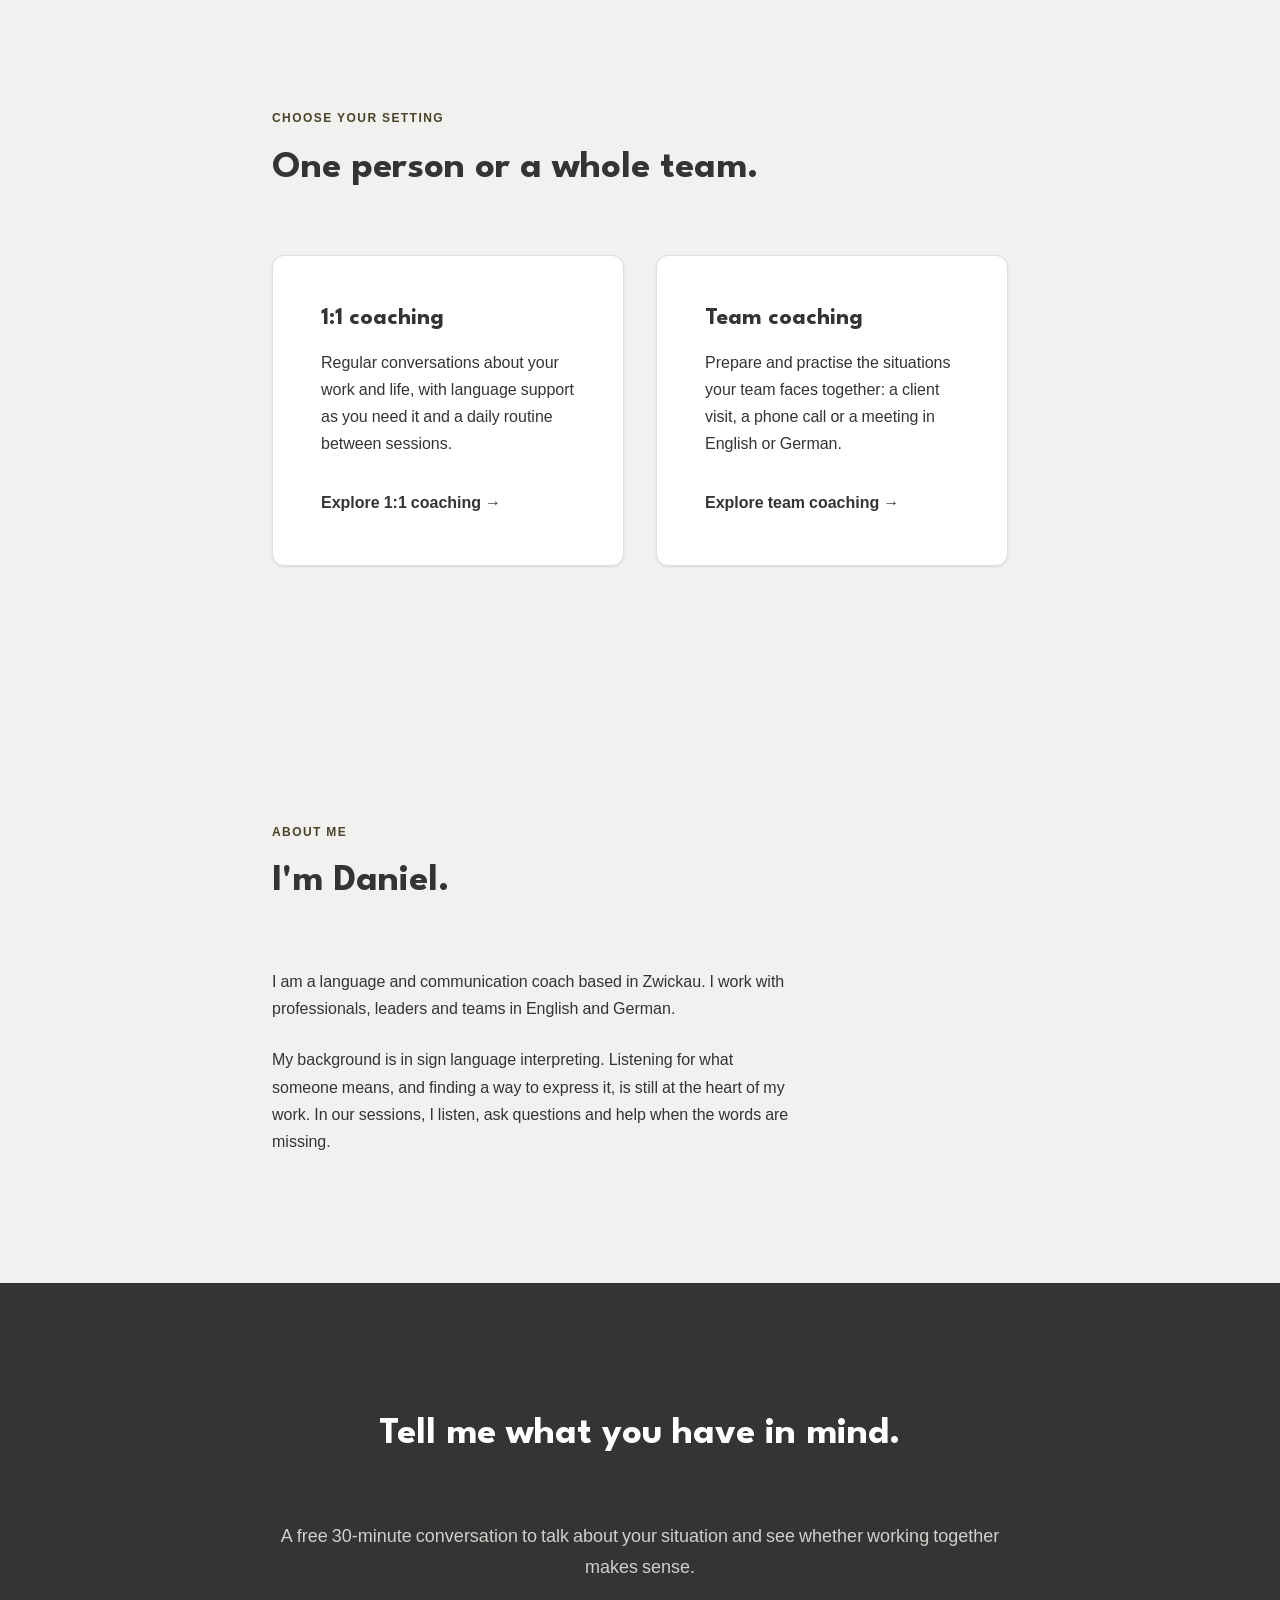
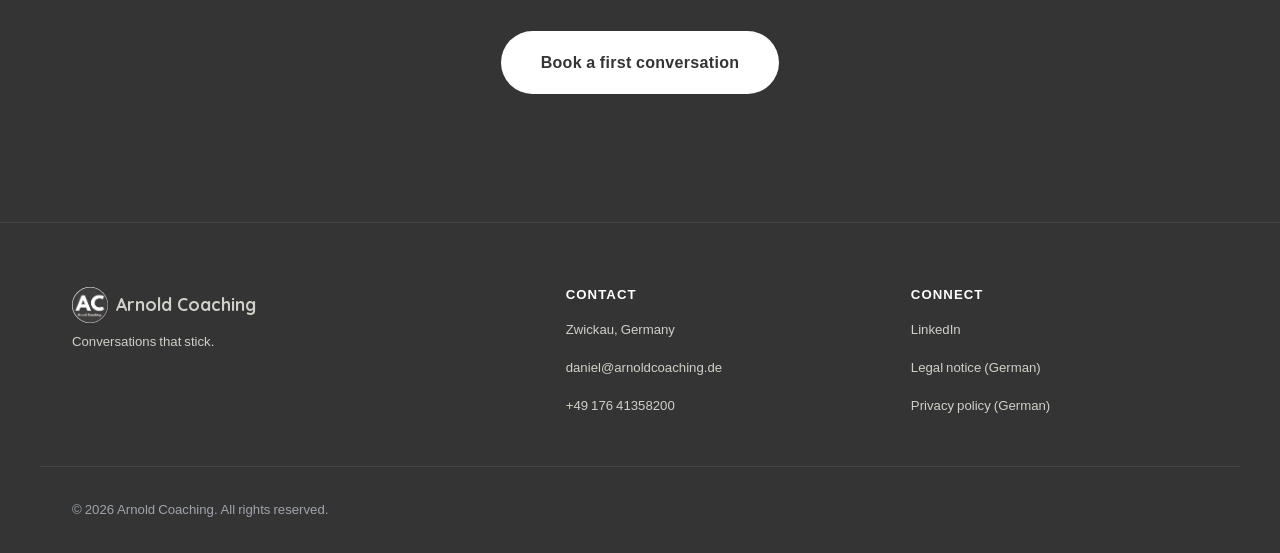
<file: en/index.html>
<!doctype html>
<html lang="en">
<head>
<meta charset="utf-8">
<meta name="viewport" content="width=device-width, initial-scale=1">
<title>Communication coaching in English and German | Zwickau, Germany</title>
<meta name="description" content="Communication coaching for professionals, leaders and teams — in English and German, in Zwickau and online. Real conversations, not a course.">
<link rel="canonical" href="https://arnoldcoaching.de/en/">
<link rel="alternate" hreflang="de" href="https://arnoldcoaching.de/">
<link rel="alternate" hreflang="en" href="https://arnoldcoaching.de/en/">
<meta property="og:title" content="Communication coaching in English and German | Arnold Coaching">
<meta property="og:description" content="Communication coaching for professionals, leaders and teams — in English and German, in Zwickau and online. Real conversations, not a course.">
<meta property="og:url" content="https://arnoldcoaching.de/en/">
<meta property="og:type" content="website">
<meta property="og:locale" content="en_GB">
<meta property="og:image" content="https://arnoldcoaching.de/assets/images/daniel-arnold.jpg">
<link rel="icon" href="/favicon-32x32.png" type="image/png">
<link rel="stylesheet" href="/css/style.css">
<link rel="stylesheet" href="/css/offer-pages.css">
</head>
<body>
<header class="nav" id="nav"><div class="container nav__inner">
<a class="nav__logo" href="/en/"><img src="/assets/images/logo-arnold-coaching.webp" alt="Arnold Coaching" width="40" height="40"><span>Arnold Coaching</span></a>
<nav class="nav__menu" id="navMenu" aria-label="Main navigation"><ul class="nav__list"><li><a class="nav__link" href="/en/team-coaching/">Team coaching</a></li><li><a class="nav__link" href="/en/1-to-1-coaching/">1:1 coaching</a></li><li><a class="nav__link" href="/en/#about">About me</a></li><li><a class="nav__link" href="#contact">Contact</a></li><li><a href="/" class="nav__link" lang="de" hreflang="de" aria-label="Diese Seite auf Deutsch">DE</a></li></ul></nav>
<a href="https://app.reclaim.ai/m/daniel-arnold/kennenlern-gespraech" class="btn btn--primary btn--sm nav__cta" target="_blank" rel="noopener">Let's talk</a>
<button class="nav__hamburger" id="navToggle" aria-label="Open menu" aria-expanded="false"><span></span><span></span><span></span></button>
</div></header><div class="nav__overlay" id="navOverlay"></div>
<main>
<section class="hero"><div class="container hero__grid"><div class="hero__content"><span class="label">English &amp; German · 1:1 &amp; teams</span><h1>Conversations that stick.</h1><p class="hero__subtitle">You know what you want to say. Finding the words in another language can be harder. We talk about what matters to you, and work on your language in the conversation itself.</p><div class="hero__actions"><a href="https://app.reclaim.ai/m/daniel-arnold/kennenlern-gespraech" class="btn btn--primary" target="_blank" rel="noopener">Book a first conversation</a><a href="#approach" class="btn btn--ghost">How we work</a></div></div><div class="hero__image"><picture><source srcset="/assets/images/daniel-arnold.webp" type="image/webp"><img src="/assets/images/daniel-arnold.jpg" alt="Daniel Arnold" class="hero__photo" width="450" height="797" fetchpriority="high"></picture></div></div></section>
<section class="offer-section offer-section--warm" id="approach"><div class="container offer-copy"><span class="label">Where we start</span><h2>The conversation you want to be part of.</h2><div class="offer-grid"><article class="offer-point"><h3>German for your life in Germany</h3><p>You follow the meeting, but by the time you have found the words, it has moved on. We talk about the situations you face at work and in daily life, and find the language you need.</p></article><article class="offer-point"><h3>Communication coaching in English</h3><p>Perhaps someone recommended that we talk. You have a conversation coming up, or want to express your thoughts more clearly. Bring it with you. We work with what you actually want to say.</p></article></div></div></section><section class="offer-section"><div class="container offer-copy"><span class="label">Choose your setting</span><h2>One person or a whole team.</h2><div class="offers__grid"><article class="offer-card"><h3>1:1 coaching</h3><p>Regular conversations about your work and life, with language support as you need it and a daily routine between sessions.</p><a class="offer-card__link" href="/en/1-to-1-coaching/">Explore 1:1 coaching →</a></article><article class="offer-card"><h3>Team coaching</h3><p>Prepare and practise the situations your team faces together: a client visit, a phone call or a meeting in English or German.</p><a class="offer-card__link" href="/en/team-coaching/">Explore team coaching →</a></article></div></div></section><section class="offer-section offer-section--warm" id="about"><div class="container offer-copy"><span class="label">About me</span><h2>I'm Daniel.</h2><p>I am a language and communication coach based in Zwickau. I work with professionals, leaders and teams in English and German.</p><p>My background is in sign language interpreting. Listening for what someone means, and finding a way to express it, is still at the heart of my work. In our sessions, I listen, ask questions and help when the words are missing.</p></div></section>
<section class="cta-section" id="contact"><div class="container cta-section__inner"><h2 class="cta-section__title">Tell me what you have in mind.</h2><p class="cta-section__text">A free 30-minute conversation to talk about your situation and see whether working together makes sense.</p><a href="https://app.reclaim.ai/m/daniel-arnold/kennenlern-gespraech" class="btn btn--white btn--lg" target="_blank" rel="noopener">Book a first conversation</a></div></section>
</main>
<footer class="footer"><div class="container footer__grid"><div class="footer__brand"><a href="/en/" class="footer__logo"><img src="/assets/images/logo-arnold-coaching.jpg" alt="Arnold Coaching" width="36" height="36"><span>Arnold Coaching</span></a><p class="footer__tagline">Conversations that stick.</p></div><div class="footer__contact"><h2 class="footer__heading">Contact</h2><ul class="footer__list"><li class="footer__item">Zwickau, Germany</li><li class="footer__item"><a href="mailto:daniel@arnoldcoaching.de">daniel@arnoldcoaching.de</a></li><li class="footer__item"><a href="tel:+4917641358200">+49 176 41358200</a></li></ul></div><div class="footer__links"><h2 class="footer__heading">Connect</h2><ul class="footer__list"><li class="footer__item"><a href="https://linkedin.com/in/daniel-arnold-6a980792" target="_blank" rel="noopener">LinkedIn</a></li><li class="footer__item"><a href="/impressum.html" lang="de">Legal notice (German)</a></li><li class="footer__item"><a href="/datenschutz.html" lang="de">Privacy policy (German)</a></li></ul></div></div><div class="container footer__bottom"><p>© 2026 Arnold Coaching. All rights reserved.</p></div></footer>
<script src="/js/mobile-nav.js" defer></script><script src="/js/main.js" defer></script>
</body>
</html>
</file>
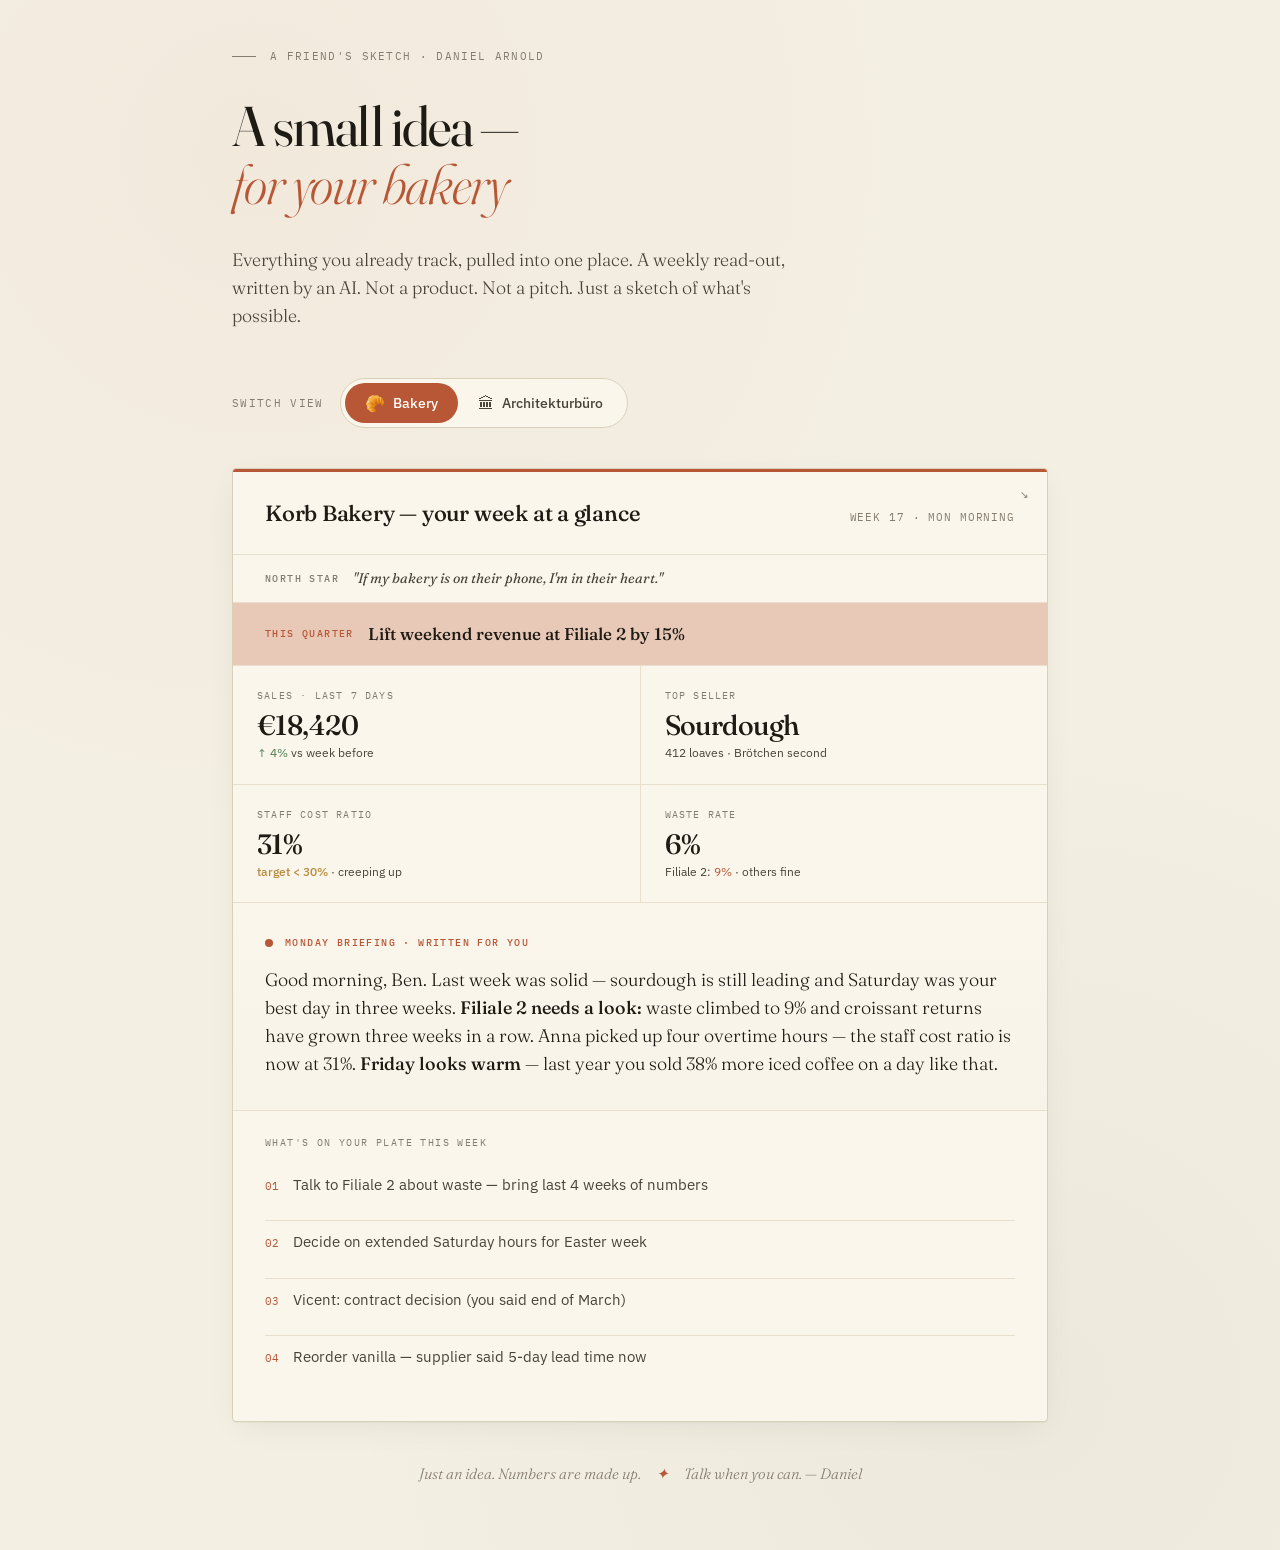
<file: skizze2026/index.html>
<!DOCTYPE html>
<html lang="en">
<head>
<meta charset="UTF-8">
<meta name="viewport" content="width=device-width, initial-scale=1.0">
<meta name="robots" content="noindex,nofollow">
<title>A small idea — for Ben & Eric</title>
<link rel="preconnect" href="https://fonts.googleapis.com">
<link rel="preconnect" href="https://fonts.gstatic.com" crossorigin>
<link href="https://fonts.googleapis.com/css2?family=Fraunces:opsz,wght@9..144,300;9..144,400;9..144,500;9..144,600;9..144,700&family=IBM+Plex+Mono:wght@400;500&family=IBM+Plex+Sans:wght@300;400;500;600&display=swap" rel="stylesheet">
<style>
  :root {
    --cream: #F4EFE3;
    --paper: #FAF6EC;
    --ink: #1E1A14;
    --ink-soft: #4A4339;
    --ink-mute: #847C6E;
    --rule: #D9D0B9;
    --rule-soft: #E8E0CD;
    --bakery: #B85735;
    --bakery-soft: #E8C9B8;
    --architect: #2A4A3E;
    --architect-soft: #B8CFC4;
    --warn: #B8893B;
    --accent: var(--bakery);
    --accent-soft: var(--bakery-soft);
  }

  body[data-view="architect"] {
    --accent: var(--architect);
    --accent-soft: var(--architect-soft);
  }

  * { box-sizing: border-box; margin: 0; padding: 0; }

  html, body {
    background: var(--cream);
    color: var(--ink);
    font-family: 'IBM Plex Sans', sans-serif;
    font-weight: 400;
    line-height: 1.5;
    -webkit-font-smoothing: antialiased;
    min-height: 100vh;
  }

  body {
    background-image:
      radial-gradient(circle at 20% 10%, rgba(184, 87, 53, 0.04) 0%, transparent 40%),
      radial-gradient(circle at 80% 90%, rgba(42, 74, 62, 0.04) 0%, transparent 40%);
    transition: background 0.6s ease;
  }

  .stage {
    max-width: 880px;
    margin: 0 auto;
    padding: 48px 32px 64px;
  }

  /* HEADER */
  .header {
    display: flex;
    flex-direction: column;
    gap: 32px;
    margin-bottom: 48px;
  }

  .preamble {
    display: flex;
    align-items: center;
    gap: 14px;
    font-family: 'IBM Plex Mono', monospace;
    font-size: 11px;
    letter-spacing: 0.12em;
    text-transform: uppercase;
    color: var(--ink-mute);
  }

  .preamble::before {
    content: '';
    width: 24px;
    height: 1px;
    background: var(--ink-mute);
  }

  .title {
    font-family: 'Fraunces', serif;
    font-weight: 400;
    font-size: clamp(36px, 6vw, 56px);
    line-height: 1.05;
    letter-spacing: -0.02em;
    color: var(--ink);
    font-variation-settings: "opsz" 144;
  }

  .title em {
    font-style: italic;
    font-weight: 300;
    color: var(--accent);
    transition: color 0.6s ease;
  }

  .lede {
    font-family: 'Fraunces', serif;
    font-weight: 300;
    font-size: 18px;
    line-height: 1.55;
    color: var(--ink-soft);
    max-width: 580px;
    font-variation-settings: "opsz" 32;
  }

  /* TOGGLE */
  .toggle-row {
    display: flex;
    align-items: center;
    gap: 16px;
    flex-wrap: wrap;
    margin-bottom: 40px;
  }

  .toggle-label {
    font-family: 'IBM Plex Mono', monospace;
    font-size: 11px;
    letter-spacing: 0.12em;
    text-transform: uppercase;
    color: var(--ink-mute);
  }

  .toggle {
    display: inline-flex;
    background: var(--paper);
    border: 1px solid var(--rule);
    border-radius: 999px;
    padding: 4px;
    position: relative;
  }

  .toggle button {
    appearance: none;
    background: none;
    border: none;
    cursor: pointer;
    padding: 10px 20px;
    font-family: 'IBM Plex Sans', sans-serif;
    font-size: 14px;
    font-weight: 500;
    color: var(--ink-soft);
    border-radius: 999px;
    transition: color 0.3s ease;
    position: relative;
    z-index: 2;
    display: flex;
    align-items: center;
    gap: 8px;
  }

  .toggle button.active { color: white; }
  .toggle button .icon { font-size: 16px; }

  .toggle-pill {
    position: absolute;
    top: 4px;
    height: calc(100% - 8px);
    background: var(--accent);
    border-radius: 999px;
    transition: all 0.4s cubic-bezier(0.4, 0, 0.2, 1), background 0.6s ease;
    z-index: 1;
  }

  /* DASHBOARD CARD */
  .dashboard {
    background: var(--paper);
    border: 1px solid var(--rule);
    border-radius: 4px;
    overflow: hidden;
    box-shadow:
      0 1px 0 rgba(30, 26, 20, 0.04),
      0 8px 32px -8px rgba(30, 26, 20, 0.08);
    position: relative;
  }

  .dashboard::before {
    content: '';
    position: absolute;
    top: 0; left: 0; right: 0;
    height: 3px;
    background: var(--accent);
    transition: background 0.6s ease;
  }

  /* DASH HEADER */
  .dash-header {
    padding: 28px 32px 24px;
    border-bottom: 1px solid var(--rule-soft);
    display: flex;
    justify-content: space-between;
    align-items: baseline;
    gap: 16px;
    flex-wrap: wrap;
  }

  .dash-title {
    font-family: 'Fraunces', serif;
    font-size: 22px;
    font-weight: 500;
    letter-spacing: -0.01em;
  }

  .dash-meta {
    font-family: 'IBM Plex Mono', monospace;
    font-size: 11px;
    letter-spacing: 0.08em;
    color: var(--ink-mute);
    text-transform: uppercase;
  }

  /* QUARTER STRIP */
  .quarter {
    padding: 20px 32px;
    background: var(--accent-soft);
    border-bottom: 1px solid var(--rule-soft);
    display: flex;
    align-items: center;
    gap: 14px;
    transition: background 0.6s ease;
  }

  .quarter-label {
    font-family: 'IBM Plex Mono', monospace;
    font-size: 10px;
    letter-spacing: 0.14em;
    text-transform: uppercase;
    color: var(--accent);
    font-weight: 500;
    transition: color 0.6s ease;
    flex-shrink: 0;
  }

  .quarter-text {
    font-family: 'Fraunces', serif;
    font-size: 17px;
    font-weight: 500;
    color: var(--ink);
    line-height: 1.3;
  }

  /* NORTH STAR (Vision) */
  .vision {
    padding: 14px 32px;
    background: var(--paper);
    border-bottom: 1px solid var(--rule-soft);
    display: flex;
    align-items: center;
    gap: 14px;
  }

  .vision-label {
    font-family: 'IBM Plex Mono', monospace;
    font-size: 10px;
    letter-spacing: 0.14em;
    text-transform: uppercase;
    color: var(--ink-mute);
    font-weight: 500;
    flex-shrink: 0;
  }

  .vision-text {
    font-family: 'Fraunces', serif;
    font-style: italic;
    font-size: 14px;
    font-weight: 400;
    color: var(--ink-soft);
    line-height: 1.35;
  }

  /* KPI GRID */
  .kpi-grid {
    display: grid;
    grid-template-columns: repeat(2, 1fr);
    gap: 1px;
    background: var(--rule-soft);
  }

  .kpi {
    background: var(--paper);
    padding: 22px 24px;
  }

  .kpi-label {
    font-family: 'IBM Plex Mono', monospace;
    font-size: 10px;
    letter-spacing: 0.12em;
    text-transform: uppercase;
    color: var(--ink-mute);
    margin-bottom: 8px;
  }

  .kpi-value {
    font-family: 'Fraunces', serif;
    font-size: 28px;
    font-weight: 500;
    letter-spacing: -0.02em;
    line-height: 1;
    margin-bottom: 6px;
    font-variation-settings: "opsz" 60;
  }

  .kpi-meta {
    font-size: 12px;
    color: var(--ink-soft);
    line-height: 1.4;
  }

  .kpi-meta .up { color: #4A7A4A; }
  .kpi-meta .down { color: #B85735; }
  .kpi-meta .warn { color: var(--warn); font-weight: 500; }

  /* AI BRIEFING */
  .briefing {
    padding: 32px;
    border-top: 1px solid var(--rule-soft);
    border-bottom: 1px solid var(--rule-soft);
    background:
      linear-gradient(180deg, var(--paper) 0%, rgba(244, 239, 227, 0.4) 100%);
    position: relative;
  }

  .briefing-header {
    display: flex;
    align-items: center;
    gap: 12px;
    margin-bottom: 16px;
  }

  .briefing-dot {
    width: 8px;
    height: 8px;
    border-radius: 50%;
    background: var(--accent);
    transition: background 0.6s ease;
    animation: pulse 2.4s ease-in-out infinite;
  }

  @keyframes pulse {
    0%, 100% { opacity: 0.4; transform: scale(1); }
    50% { opacity: 1; transform: scale(1.3); }
  }

  .briefing-label {
    font-family: 'IBM Plex Mono', monospace;
    font-size: 10px;
    letter-spacing: 0.14em;
    text-transform: uppercase;
    color: var(--accent);
    font-weight: 500;
    transition: color 0.6s ease;
  }

  .briefing-text {
    font-family: 'Fraunces', serif;
    font-weight: 300;
    font-size: 18px;
    line-height: 1.55;
    color: var(--ink);
    font-variation-settings: "opsz" 24;
  }

  .briefing-text strong {
    font-weight: 500;
    color: var(--ink);
  }

  /* THIS WEEK LIST */
  .week-list {
    padding: 24px 32px 28px;
  }

  .week-label {
    font-family: 'IBM Plex Mono', monospace;
    font-size: 10px;
    letter-spacing: 0.14em;
    text-transform: uppercase;
    color: var(--ink-mute);
    margin-bottom: 14px;
  }

  .week-item {
    display: flex;
    align-items: flex-start;
    gap: 14px;
    padding: 10px 0;
    border-bottom: 1px solid var(--rule-soft);
    font-size: 15px;
    color: var(--ink-soft);
  }

  .week-item:last-child { border-bottom: none; }

  .week-item .marker {
    color: var(--accent);
    font-family: 'IBM Plex Mono', monospace;
    font-size: 11px;
    margin-top: 4px;
    transition: color 0.6s ease;
    flex-shrink: 0;
  }

  /* SIGNATURE */
  .signature {
    margin-top: 40px;
    text-align: center;
    font-family: 'Fraunces', serif;
    font-style: italic;
    font-weight: 300;
    color: var(--ink-mute);
    font-size: 15px;
    line-height: 1.6;
  }

  .signature .ornament {
    display: inline-block;
    margin: 0 12px;
    color: var(--accent);
    transition: color 0.6s ease;
  }

  /* VIEW TRANSITIONS */
  .view {
    display: none;
    animation: fadeIn 0.5s ease both;
  }

  .view.active { display: block; }

  @keyframes fadeIn {
    from { opacity: 0; transform: translateY(8px); }
    to { opacity: 1; transform: translateY(0); }
  }

  /* PAGE LOAD STAGGER */
  .header > * {
    opacity: 0;
    animation: rise 0.7s ease both;
  }
  .header > *:nth-child(1) { animation-delay: 0.05s; }
  .header > *:nth-child(2) { animation-delay: 0.15s; }
  .header > *:nth-child(3) { animation-delay: 0.25s; }
  .toggle-row { opacity: 0; animation: rise 0.7s ease 0.35s both; }
  .dashboard { opacity: 0; animation: rise 0.7s ease 0.45s both; }
  .signature { opacity: 0; animation: rise 0.7s ease 0.65s both; }

  @keyframes rise {
    from { opacity: 0; transform: translateY(12px); }
    to { opacity: 1; transform: translateY(0); }
  }

  /* === KPI INTERACTIVITY === */
  .kpi { cursor: pointer; }
  .kpi:hover { background: #fdfaf1; }
  .kpi::after {
    content: '↘';
    position: absolute; right: 18px; top: 18px;
    font-size: 11px; color: var(--ink-mute); opacity: 0.4;
    transition: transform 0.35s ease, opacity 0.2s;
  }
  .kpi:hover::after { opacity: 0.85; }
  .kpi.expanded::after { transform: rotate(180deg); opacity: 0.85; }

  .kpi-detail {
    max-height: 0; overflow: hidden;
    transition: max-height 0.5s ease, margin-top 0.3s ease;
    margin-top: 0;
  }
  .kpi.expanded .kpi-detail {
    max-height: 160px; margin-top: 14px;
  }

  /* BAKERY — SVG SPARKLINE */
  .sparkline { width: 100%; height: 36px; display: block; }
  .kpi-detail-hint {
    font-family: 'IBM Plex Mono', monospace;
    font-size: 10px; color: var(--ink-mute);
    letter-spacing: 0.04em; line-height: 1.4;
    margin-top: 8px;
  }

  /* ARCHITECT — STATUS DOT + AMPEL-BAR */
  .status-dot {
    display: inline-block;
    width: 9px; height: 9px;
    border-radius: 50%;
    margin-left: 10px; vertical-align: middle;
    animation: status-pulse 2.4s ease-in-out infinite;
  }
  .status-dot.green { background: #4A7A4A; }
  .status-dot.amber { background: var(--warn); }
  .status-dot.red   { background: #B85735; }
  @keyframes status-pulse {
    0%, 100% { transform: scale(1); opacity: 1; }
    50%      { transform: scale(1.25); opacity: 0.7; }
  }

  .status-bar-wrap {
    padding-top: 4px;
  }
  .status-bar {
    position: relative;
    height: 10px;
    border-radius: 5px;
    background: linear-gradient(90deg,
      #DCB5A8 0%, #DCB5A8 33%,
      #E8CFA0 33%, #E8CFA0 66%,
      #B5CDB5 66%, #B5CDB5 100%);
    box-shadow: inset 0 1px 2px rgba(30,26,20,0.08);
  }
  .status-needle {
    position: absolute; top: -4px;
    width: 2px; height: 18px;
    background: var(--ink); border-radius: 1px;
    left: 0;
    transition: left 1.1s cubic-bezier(0.34, 1.56, 0.64, 1) 0.05s;
  }
  .status-needle::after {
    content: ''; position: absolute;
    top: -5px; left: -4px;
    width: 10px; height: 10px;
    background: var(--ink);
    border-radius: 50%;
    box-shadow: 0 1px 3px rgba(30,26,20,0.3);
  }
  .kpi.expanded .status-needle { left: var(--needle-pos, 50%); }

  .status-zones {
    display: flex; justify-content: space-between;
    font-family: 'IBM Plex Mono', monospace;
    font-size: 9px; letter-spacing: 0.08em;
    text-transform: uppercase;
    margin-top: 8px;
  }
  .status-zones span { flex: 1; text-align: center; }
  .status-zones span:first-child  { text-align: left; color: #B85735; }
  .status-zones span:nth-child(2) { color: var(--warn); }
  .status-zones span:last-child   { text-align: right; color: #4A7A4A; }

  .status-comment {
    font-family: 'Fraunces', serif; font-style: italic;
    font-size: 13px; color: var(--ink-soft);
    line-height: 1.4; margin-top: 10px;
  }

  /* WEEK-ITEM ACTIONS */
  .week-item { cursor: pointer; flex-wrap: wrap; }
  .week-item .week-text { flex: 1; min-width: 0; }
  .week-actions {
    max-height: 0; overflow: hidden; width: 100%;
    transition: max-height 0.35s ease, margin-top 0.25s ease;
    display: flex; gap: 6px; flex-wrap: wrap;
  }
  .week-item.expanded .week-actions {
    max-height: 80px; margin-top: 10px;
  }
  .action-btn {
    appearance: none; border: none;
    background: var(--rule-soft); color: var(--ink-soft);
    border-radius: 4px; padding: 6px 12px;
    font-family: 'IBM Plex Sans', sans-serif;
    font-size: 12px; cursor: pointer;
    transition: background 0.2s, color 0.2s;
  }
  .action-btn:hover { background: var(--accent-soft); color: var(--ink); }

  /* MOBILE */
  @media (max-width: 600px) {
    .stage { padding: 32px 20px 48px; }
    .dash-header, .vision, .quarter, .briefing, .week-list { padding-left: 22px; padding-right: 22px; }
    .kpi { padding: 18px 22px; }
    .kpi-value { font-size: 24px; }
    .briefing-text { font-size: 16px; }
    .toggle button { padding: 9px 14px; font-size: 13px; }
    .lede { font-size: 16px; }
    .kpi::after { right: 14px; top: 14px; }
  }
</style>
</head>
<body data-view="bakery">
<div class="stage">

  <header class="header">
    <div class="preamble" id="preamble">A friend's sketch · Daniel Arnold</div>
    <h1 class="title" id="title">A small idea —<br><em id="title-em">for your bakery</em></h1>
    <p class="lede" id="lede">Everything you already track, pulled into one place. A weekly read-out, written by an AI. Not a product. Not a pitch. Just a sketch of what's possible.</p>
  </header>

  <div class="toggle-row">
    <span class="toggle-label" id="toggle-label">Switch view</span>
    <div class="toggle" role="tablist">
      <span class="toggle-pill" id="pill"></span>
      <button class="active" data-view="bakery" id="btn-bakery">
        <span class="icon">🥐</span><span>Bakery</span>
      </button>
      <button data-view="architect" id="btn-architect">
        <span class="icon">🏛</span><span>Architekturbüro</span>
      </button>
    </div>
  </div>

  <!-- BAKERY VIEW (English – for Ben) -->
  <div class="view active" id="view-bakery">
    <div class="dashboard">

      <div class="dash-header">
        <div class="dash-title">Korb Bakery — your week at a glance</div>
        <div class="dash-meta">Week 17 · Mon morning</div>
      </div>

      <div class="vision">
        <span class="vision-label">North Star</span>
        <span class="vision-text">"If my bakery is on their phone, I'm in their heart."</span>
      </div>

      <div class="quarter">
        <span class="quarter-label">This quarter</span>
        <span class="quarter-text">Lift weekend revenue at Filiale 2 by 15%</span>
      </div>

      <div class="kpi-grid">
        <div class="kpi">
          <div class="kpi-label">Sales · last 7 days</div>
          <div class="kpi-value">€18,420</div>
          <div class="kpi-meta"><span class="up">↑ 4%</span> vs week before</div>
          <div class="kpi-detail">
            <svg class="sparkline" viewBox="0 0 100 30" preserveAspectRatio="none">
              <polyline fill="none" stroke="#B85735" stroke-width="1.5"
                points="0,22 14,18 28,20 42,15 56,12 70,16 84,10 100,8" />
              <circle cx="100" cy="8" r="2.5" fill="#B85735"/>
            </svg>
            <div class="kpi-detail-hint">8-week trend · live POS data would land here · best Saturday in 3 weeks</div>
          </div>
        </div>
        <div class="kpi">
          <div class="kpi-label">Top seller</div>
          <div class="kpi-value">Sourdough</div>
          <div class="kpi-meta">412 loaves · Brötchen second</div>
          <div class="kpi-detail">
            <svg class="sparkline" viewBox="0 0 100 30" preserveAspectRatio="none">
              <polyline fill="none" stroke="#B85735" stroke-width="1.5"
                points="0,18 14,16 28,14 42,12 56,11 70,9 84,8 100,6" />
              <circle cx="100" cy="6" r="2.5" fill="#B85735"/>
            </svg>
            <div class="kpi-detail-hint">Sourdough volume · 8 weeks · steady climb since Q4</div>
          </div>
        </div>
        <div class="kpi">
          <div class="kpi-label">Staff cost ratio</div>
          <div class="kpi-value">31%</div>
          <div class="kpi-meta"><span class="warn">target &lt; 30%</span> · creeping up</div>
          <div class="kpi-detail">
            <svg class="sparkline" viewBox="0 0 100 30" preserveAspectRatio="none">
              <polyline fill="none" stroke="#B8893B" stroke-width="1.5"
                points="0,22 14,21 28,19 42,17 56,15 70,13 84,12 100,10" />
              <circle cx="100" cy="10" r="2.5" fill="#B8893B"/>
            </svg>
            <div class="kpi-detail-hint">Crept up since week 12 · Anna picked up 4h overtime · target line: 30%</div>
          </div>
        </div>
        <div class="kpi">
          <div class="kpi-label">Waste rate</div>
          <div class="kpi-value">6%</div>
          <div class="kpi-meta">Filiale 2: <span class="down">9%</span> · others fine</div>
          <div class="kpi-detail">
            <svg class="sparkline" viewBox="0 0 100 30" preserveAspectRatio="none">
              <polyline fill="none" stroke="#B85735" stroke-width="1.5"
                points="0,22 14,21 28,19 42,17 56,14 70,12 84,11 100,9" />
              <circle cx="100" cy="9" r="2.5" fill="#B85735"/>
            </svg>
            <div class="kpi-detail-hint">Filiale 2 isolated · others stable · croissant returns growing 3 weeks</div>
          </div>
        </div>
      </div>

      <div class="briefing">
        <div class="briefing-header">
          <span class="briefing-dot"></span>
          <span class="briefing-label">Monday briefing · written for you</span>
        </div>
        <p class="briefing-text">
          Good morning, Ben. Last week was solid — sourdough is still leading and Saturday was your best day in three weeks. <strong>Filiale 2 needs a look:</strong> waste climbed to 9% and croissant returns have grown three weeks in a row. Anna picked up four overtime hours — the staff cost ratio is now at 31%. <strong>Friday looks warm</strong> — last year you sold 38% more iced coffee on a day like that.
        </p>
      </div>

      <div class="week-list">
        <div class="week-label">What's on your plate this week</div>
        <div class="week-item">
          <span class="marker">01</span>
          <span class="week-text">Talk to Filiale 2 about waste — bring last 4 weeks of numbers</span>
          <div class="week-actions">
            <button class="action-btn" onclick="event.stopPropagation()">✓ Mark done</button>
            <button class="action-btn" onclick="event.stopPropagation()">⏰ Snooze</button>
            <button class="action-btn" onclick="event.stopPropagation()">↗ Open in HS Soft</button>
          </div>
        </div>
        <div class="week-item">
          <span class="marker">02</span>
          <span class="week-text">Decide on extended Saturday hours for Easter week</span>
          <div class="week-actions">
            <button class="action-btn" onclick="event.stopPropagation()">✓ Mark done</button>
            <button class="action-btn" onclick="event.stopPropagation()">⏰ Snooze</button>
            <button class="action-btn" onclick="event.stopPropagation()">↗ See last year</button>
          </div>
        </div>
        <div class="week-item">
          <span class="marker">03</span>
          <span class="week-text">Vicent: contract decision (you said end of March)</span>
          <div class="week-actions">
            <button class="action-btn" onclick="event.stopPropagation()">✓ Mark done</button>
            <button class="action-btn" onclick="event.stopPropagation()">⏰ Snooze</button>
            <button class="action-btn" onclick="event.stopPropagation()">↗ Open thread</button>
          </div>
        </div>
        <div class="week-item">
          <span class="marker">04</span>
          <span class="week-text">Reorder vanilla — supplier said 5-day lead time now</span>
          <div class="week-actions">
            <button class="action-btn" onclick="event.stopPropagation()">✓ Mark done</button>
            <button class="action-btn" onclick="event.stopPropagation()">⏰ Snooze</button>
            <button class="action-btn" onclick="event.stopPropagation()">↗ Order in HS Soft</button>
          </div>
        </div>
      </div>

    </div>

    <div class="signature">
      Just an idea. Numbers are made up.
      <span class="ornament">✦</span>
      Talk when you can. — Daniel
    </div>
  </div>

  <!-- ARCHITECT VIEW (German – für Eric) -->
  <div class="view" id="view-architect">
    <div class="dashboard">

      <div class="dash-header">
        <div class="dash-title">MKH Architekten — deine Woche auf einen Blick</div>
        <div class="dash-meta">KW 17 · Montag früh</div>
      </div>

      <div class="vision">
        <span class="vision-label">North Star</span>
        <span class="vision-text">Holzhäuser zur Hauptsache machen — Stück für Stück, größer als heute.</span>
      </div>

      <div class="quarter">
        <span class="quarter-label">Dieses Quartal</span>
        <span class="quarter-text">6 qualifizierte Anfragen für Wohnungsbau gewinnen</span>
      </div>

      <div class="kpi-grid">
        <div class="kpi" style="--needle-pos: 85%;">
          <div class="kpi-label">Anfragen · letzte 7 Tage</div>
          <div class="kpi-value">3<span class="status-dot green"></span></div>
          <div class="kpi-meta"><span class="up">↑</span> Schnitt: 2/Woche</div>
          <div class="kpi-detail">
            <div class="status-bar-wrap">
              <div class="status-bar"><span class="status-needle"></span></div>
              <div class="status-zones"><span>‹ kritisch</span><span>im Plan</span><span>über Plan ›</span></div>
              <div class="status-comment">Empfehlungs-Inbound zieht — bestes Bild seit Februar.</div>
            </div>
          </div>
        </div>
        <div class="kpi" style="--needle-pos: 58%;">
          <div class="kpi-label">Pipeline-Wert</div>
          <div class="kpi-value">€184k<span class="status-dot amber"></span></div>
          <div class="kpi-meta">4 offene Angebote</div>
          <div class="kpi-detail">
            <div class="status-bar-wrap">
              <div class="status-bar"><span class="status-needle"></span></div>
              <div class="status-zones"><span>‹ kritisch</span><span>im Plan</span><span>über Plan ›</span></div>
              <div class="status-comment">4 offene Angebote · Familie Sauer hängt seit 11 Tagen.</div>
            </div>
          </div>
        </div>
        <div class="kpi" style="--needle-pos: 38%;">
          <div class="kpi-label">Auslastung Team</div>
          <div class="kpi-value">87%<span class="status-dot amber"></span></div>
          <div class="kpi-meta"><span class="warn">Engpass Visualisierung</span></div>
          <div class="kpi-detail">
            <div class="status-bar-wrap">
              <div class="status-bar"><span class="status-needle"></span></div>
              <div class="status-zones"><span>‹ kritisch</span><span>im Plan</span><span>über Plan ›</span></div>
              <div class="status-comment">Markus auf 47 h · Visualisierung wird zum Engpass.</div>
            </div>
          </div>
        </div>
        <div class="kpi" style="--needle-pos: 12%;">
          <div class="kpi-label">Letzter LinkedIn-Beitrag</div>
          <div class="kpi-value">vor 23 T.<span class="status-dot red"></span></div>
          <div class="kpi-meta"><span class="down">Sichtbarkeit fällt</span></div>
          <div class="kpi-detail">
            <div class="status-bar-wrap">
              <div class="status-bar"><span class="status-needle"></span></div>
              <div class="status-zones"><span>‹ kritisch</span><span>im Plan</span><span>über Plan ›</span></div>
              <div class="status-comment">Sichtbarkeit fällt seit drei Wochen · Entwurf liegt fertig.</div>
            </div>
          </div>
        </div>
      </div>

      <div class="briefing">
        <div class="briefing-header">
          <span class="briefing-dot"></span>
          <span class="briefing-label">Montagsbericht · für dich geschrieben</span>
        </div>
        <p class="briefing-text">
          Guten Morgen, Eric. Drei neue Anfragen letzte Woche — alle aus Empfehlungen, das ist das stärkste Bild seit Februar. <strong>Familie Sauer hängt:</strong> seit 11 Tagen kein Follow-up, das offene Angebot ist €68k. Markus hat 47 Stunden gearbeitet, Auslastung im Team über Plan. <strong>Marketing-Aktivität ist seit drei Wochen rückläufig</strong> — der LinkedIn-Beitrag im Entwurf liegt seit Mittwoch fertig.
        </p>
      </div>

      <div class="week-list">
        <div class="week-label">Was diese Woche auf dem Tisch liegt</div>
        <div class="week-item">
          <span class="marker">01</span>
          <span class="week-text">Follow-up Familie Sauer — Angebot €68k offen</span>
          <div class="week-actions">
            <button class="action-btn" onclick="event.stopPropagation()">✓ Erledigt</button>
            <button class="action-btn" onclick="event.stopPropagation()">⏰ Verschieben</button>
            <button class="action-btn" onclick="event.stopPropagation()">↗ In Outlook öffnen</button>
          </div>
        </div>
        <div class="week-item">
          <span class="marker">02</span>
          <span class="week-text">Strategiemeeting Donnerstag — Pipeline-Review zu dritt</span>
          <div class="week-actions">
            <button class="action-btn" onclick="event.stopPropagation()">✓ Erledigt</button>
            <button class="action-btn" onclick="event.stopPropagation()">⏰ Verschieben</button>
            <button class="action-btn" onclick="event.stopPropagation()">↗ In Teams öffnen</button>
          </div>
        </div>
        <div class="week-item">
          <span class="marker">03</span>
          <span class="week-text">LinkedIn-Beitrag freigeben (Entwurf liegt seit Mittwoch)</span>
          <div class="week-actions">
            <button class="action-btn" onclick="event.stopPropagation()">✓ Erledigt</button>
            <button class="action-btn" onclick="event.stopPropagation()">⏰ Verschieben</button>
            <button class="action-btn" onclick="event.stopPropagation()">↗ Entwurf öffnen</button>
          </div>
        </div>
        <div class="week-item">
          <span class="marker">04</span>
          <span class="week-text">Markus entlasten — Visualisierungs-Engpass besprechen</span>
          <div class="week-actions">
            <button class="action-btn" onclick="event.stopPropagation()">✓ Erledigt</button>
            <button class="action-btn" onclick="event.stopPropagation()">⏰ Verschieben</button>
            <button class="action-btn" onclick="event.stopPropagation()">↗ In Teams öffnen</button>
          </div>
        </div>
      </div>

    </div>

    <div class="signature">
      Nur eine Skizze. Zahlen sind erfunden.
      <span class="ornament">✦</span>
      Wenn dich's interessiert, reden wir. — Daniel
    </div>
  </div>

</div>

<script>
  const buttons = document.querySelectorAll('.toggle button');
  const pill = document.getElementById('pill');
  const body = document.body;
  const views = {
    bakery: document.getElementById('view-bakery'),
    architect: document.getElementById('view-architect')
  };

  const copy = {
    bakery: {
      preamble: "A friend's sketch · Daniel Arnold",
      titleMain: "A small idea —",
      titleEm: "for your bakery",
      lede: "Everything you already track, pulled into one place. A weekly read-out, written by an AI. Not a product. Not a pitch. Just a sketch of what's possible.",
      toggleLabel: "Switch view"
    },
    architect: {
      preamble: "Eine Skizze unter Freunden · Daniel Arnold",
      titleMain: "Eine kleine Idee —",
      titleEm: "für euer Büro",
      lede: "Alles, was ihr ohnehin schon erfasst, an einem Ort. Eine wöchentliche Zusammenfassung, von einer KI geschrieben. Kein Produkt, kein Angebot. Nur eine Skizze, was möglich wäre.",
      toggleLabel: "Ansicht wechseln"
    }
  };

  function setView(view) {
    body.dataset.view = view;
    Object.values(views).forEach(v => v.classList.remove('active'));
    views[view].classList.add('active');

    buttons.forEach(b => b.classList.toggle('active', b.dataset.view === view));

    const activeBtn = document.querySelector(`.toggle button.active`);
    pill.style.left = activeBtn.offsetLeft + 'px';
    pill.style.width = activeBtn.offsetWidth + 'px';

    document.getElementById('preamble').textContent = copy[view].preamble;
    document.getElementById('title').innerHTML = copy[view].titleMain + '<br><em id="title-em">' + copy[view].titleEm + '</em>';
    document.getElementById('lede').textContent = copy[view].lede;
    document.getElementById('toggle-label').textContent = copy[view].toggleLabel;
  }

  buttons.forEach(b => b.addEventListener('click', () => setView(b.dataset.view)));

  // Initial pill position + URL param check
  window.addEventListener('load', () => {
    // Check URL param: ?view=architect or ?view=bakery
    const urlParams = new URLSearchParams(window.location.search);
    const requestedView = urlParams.get('view');
    if (requestedView === 'architect' || requestedView === 'bakery') {
      setView(requestedView);
    }
    const activeBtn = document.querySelector(`.toggle button.active`);
    pill.style.left = activeBtn.offsetLeft + 'px';
    pill.style.width = activeBtn.offsetWidth + 'px';
  });

  window.addEventListener('resize', () => {
    const activeBtn = document.querySelector(`.toggle button.active`);
    pill.style.left = activeBtn.offsetLeft + 'px';
    pill.style.width = activeBtn.offsetWidth + 'px';
  });

  // KPI + Week-Item click toggle (delegated)
  document.querySelectorAll('.kpi, .week-item').forEach(el => {
    el.addEventListener('click', (e) => {
      if (e.target.closest('.action-btn')) return;
      el.classList.toggle('expanded');
    });
  });
</script>
</body>
</html>
</file>
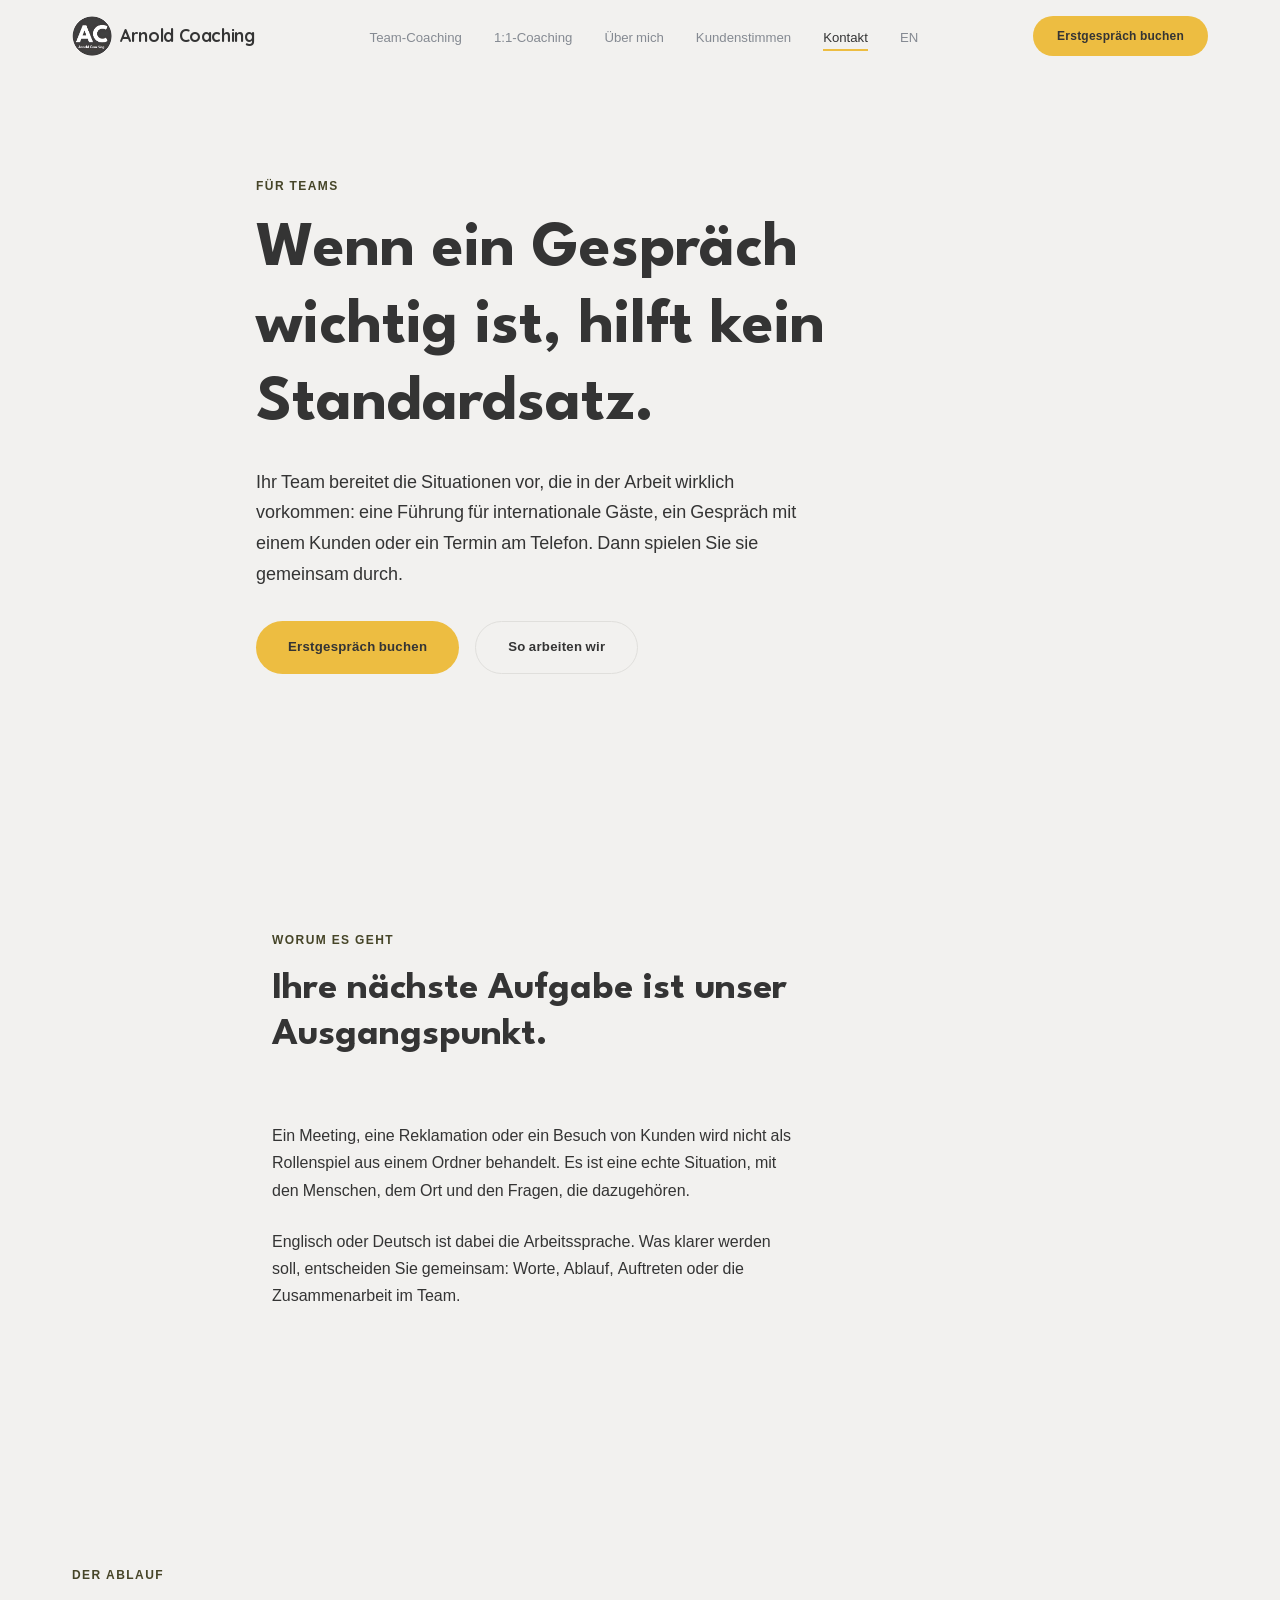
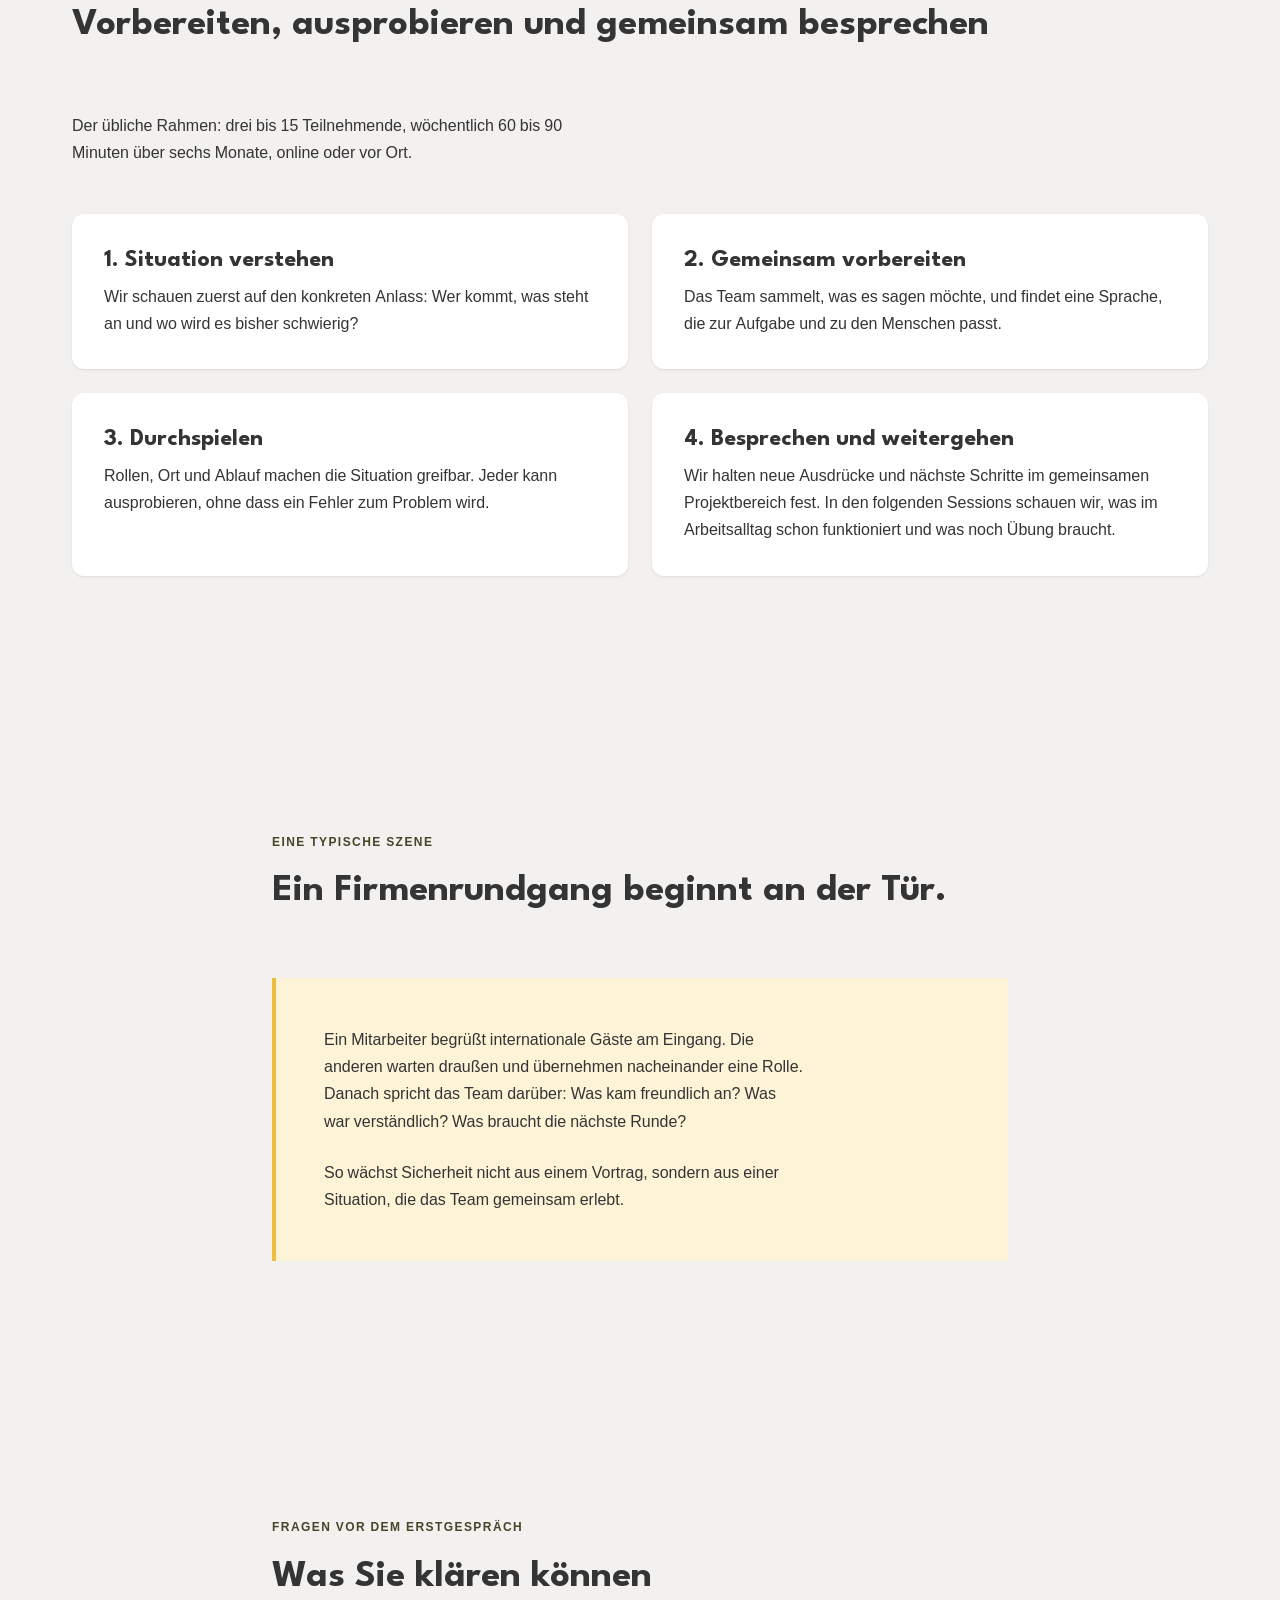
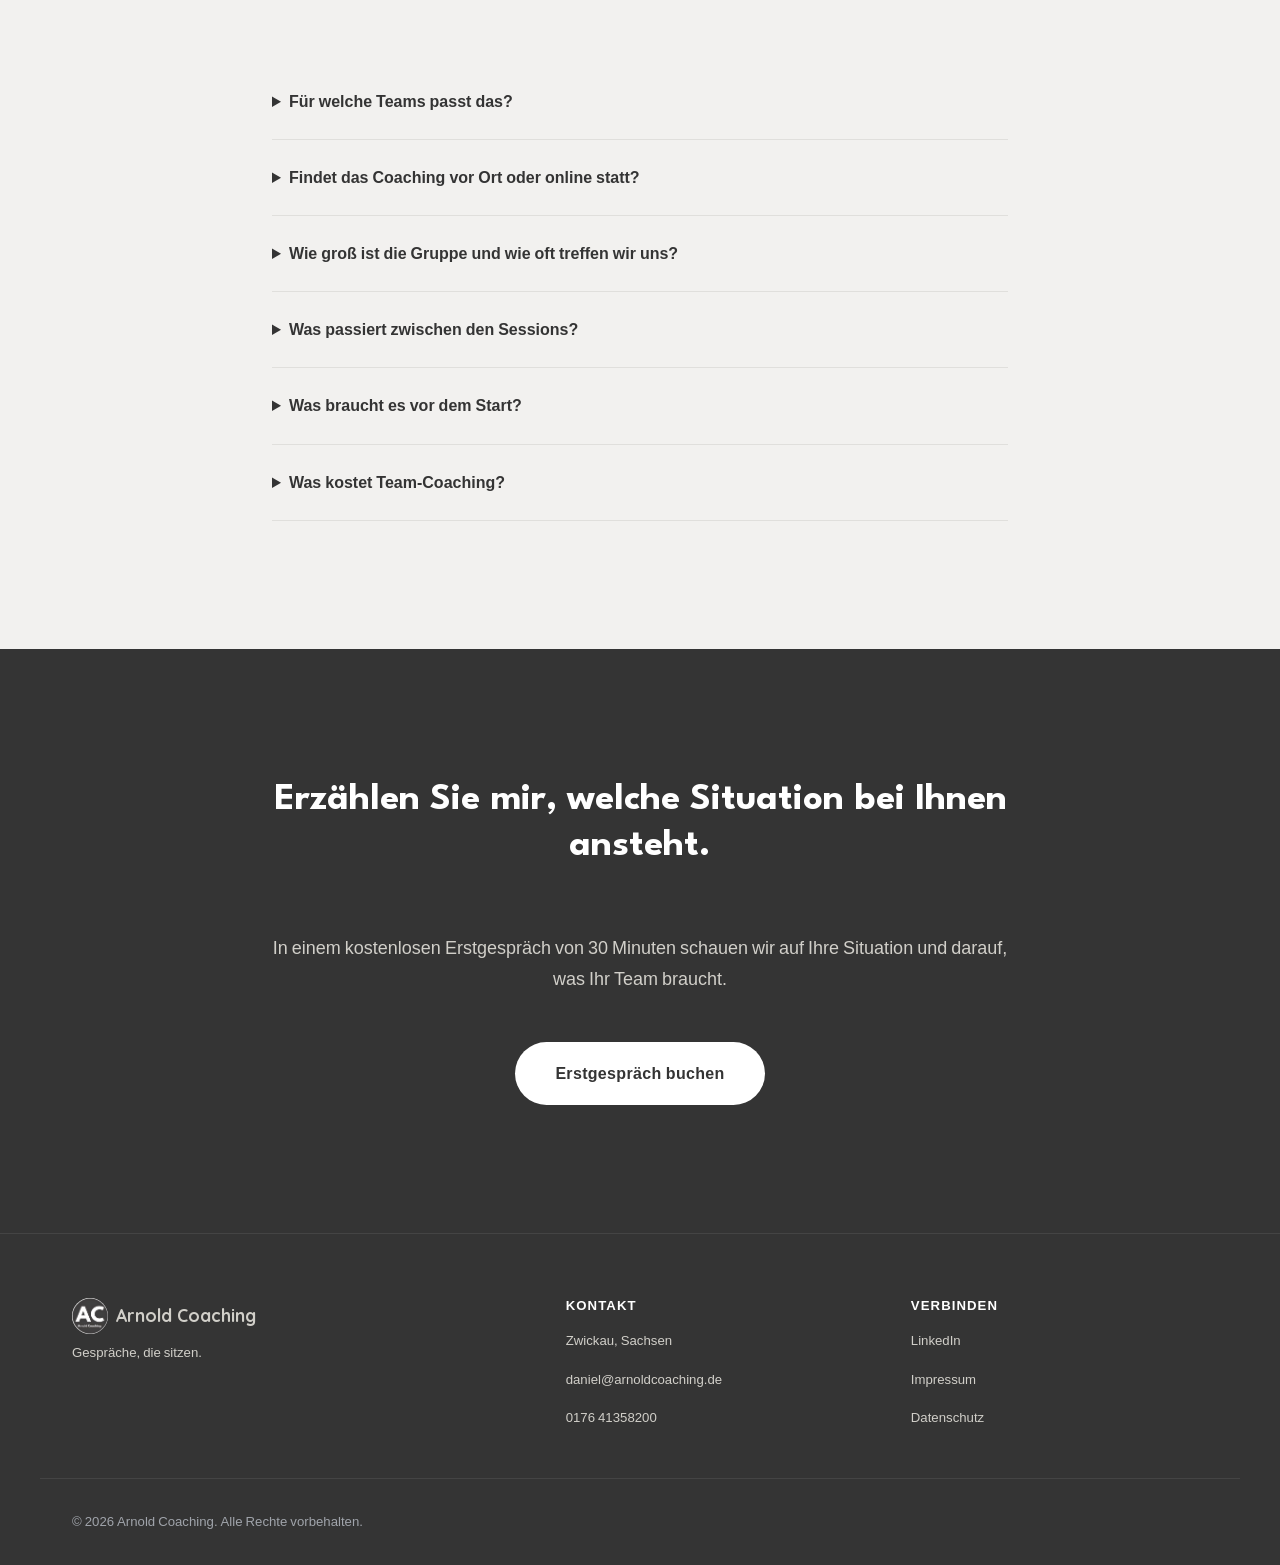
<file: team-coaching/index.html>
<!doctype html>
<html lang="de">
<head>
  <meta charset="utf-8">
  <meta name="viewport" content="width=device-width, initial-scale=1">
  <title>Team-Coaching für Kommunikation im Unternehmen | Zwickau &amp; online</title>
  <meta name="description" content="Team-Coaching für Führungskräfte und Teams: echte Arbeitssituationen auf Deutsch oder Englisch gemeinsam vorbereiten und sicherer gestalten.">
  <meta name="robots" content="index, follow">
  <link rel="canonical" href="https://arnoldcoaching.de/team-coaching/">
  <meta property="og:title" content="Team-Coaching | Arnold Coaching">
  <meta property="og:description" content="Echte Arbeitssituationen gemeinsam vorbereiten, durchspielen und besprechen.">
  <meta property="og:url" content="https://arnoldcoaching.de/team-coaching/">
  <meta property="og:type" content="website">
  <meta property="og:locale" content="de_DE">
  <link rel="icon" type="image/png" sizes="32x32" href="../favicon-32x32.png">
  <link rel="icon" type="image/png" sizes="16x16" href="../favicon-16x16.png">
  <link rel="apple-touch-icon" sizes="180x180" href="../apple-touch-icon.png">
  <link rel="stylesheet" href="../css/style.css">
  <link rel="stylesheet" href="../css/offer-pages.css">
  <link rel="alternate" hreflang="de" href="https://arnoldcoaching.de/team-coaching/">
  <link rel="alternate" hreflang="en" href="https://arnoldcoaching.de/en/team-coaching/">
</head>
<body>
  <header class="nav" id="nav">
    <div class="container nav__inner">
      <a href="../" class="nav__logo"><picture><source srcset="../assets/images/logo-arnold-coaching.webp" type="image/webp"><img src="../assets/images/logo-arnold-coaching.jpg" alt="Arnold Coaching" width="40" height="40"></picture><span>Arnold Coaching</span></a>
      <nav class="nav__menu" id="navMenu" aria-label="Hauptnavigation"><ul class="nav__list"><li><a href="../team-coaching/" class="nav__link" aria-current="page">Team-Coaching</a></li><li><a href="../einzelcoaching/" class="nav__link">1:1-Coaching</a></li><li><a href="../#ueber-mich" class="nav__link">Über mich</a></li><li><a href="../#stimmen" class="nav__link">Kundenstimmen</a></li><li><a href="#kontakt" class="nav__link">Kontakt</a></li><li><a href="/en/team-coaching/" class="nav__link" lang="en" hreflang="en" aria-label="This page in English">EN</a></li></ul></nav>
      <a href="https://app.reclaim.ai/m/daniel-arnold/kennenlern-gespraech" class="btn btn--primary btn--sm nav__cta" target="_blank" rel="noopener">Erstgespräch buchen</a>
      <button class="nav__hamburger" id="navToggle" aria-label="Menü öffnen" aria-expanded="false"><span></span><span></span><span></span></button>
    </div>
  </header>
  <div class="nav__overlay" id="navOverlay"></div>
  <main>
    <section class="offer-hero"><div class="container offer-hero__content"><span class="label">Für Teams</span><h1>Wenn ein Gespräch wichtig ist, hilft kein Standardsatz.</h1><p class="offer-hero__intro">Ihr Team bereitet die Situationen vor, die in der Arbeit wirklich vorkommen: eine Führung für internationale Gäste, ein Gespräch mit einem Kunden oder ein Termin am Telefon. Dann spielen Sie sie gemeinsam durch.</p><div class="offer-hero__actions"><a href="https://app.reclaim.ai/m/daniel-arnold/kennenlern-gespraech" class="btn btn--primary" target="_blank" rel="noopener">Erstgespräch buchen</a><a href="#ablauf" class="btn btn--ghost">So arbeiten wir</a></div></div></section>
    <section class="offer-section offer-section--warm"><div class="container offer-copy"><span class="label">Worum es geht</span><h2>Ihre nächste Aufgabe ist unser Ausgangspunkt.</h2><p>Ein Meeting, eine Reklamation oder ein Besuch von Kunden wird nicht als Rollenspiel aus einem Ordner behandelt. Es ist eine echte Situation, mit den Menschen, dem Ort und den Fragen, die dazugehören.</p><p>Englisch oder Deutsch ist dabei die Arbeitssprache. Was klarer werden soll, entscheiden Sie gemeinsam: Worte, Ablauf, Auftreten oder die Zusammenarbeit im Team.</p></div></section>
    <section class="offer-section" id="ablauf"><div class="container"><span class="label">Der Ablauf</span><h2>Vorbereiten, ausprobieren und gemeinsam besprechen</h2><p class="offer-format">Der übliche Rahmen: drei bis 15 Teilnehmende, wöchentlich 60 bis 90 Minuten über sechs Monate, online oder vor Ort.</p><div class="offer-grid"><article class="offer-point"><h3>1. Situation verstehen</h3><p>Wir schauen zuerst auf den konkreten Anlass: Wer kommt, was steht an und wo wird es bisher schwierig?</p></article><article class="offer-point"><h3>2. Gemeinsam vorbereiten</h3><p>Das Team sammelt, was es sagen möchte, und findet eine Sprache, die zur Aufgabe und zu den Menschen passt.</p></article><article class="offer-point"><h3>3. Durchspielen</h3><p>Rollen, Ort und Ablauf machen die Situation greifbar. Jeder kann ausprobieren, ohne dass ein Fehler zum Problem wird.</p></article><article class="offer-point"><h3>4. Besprechen und weitergehen</h3><p>Wir halten neue Ausdrücke und nächste Schritte im gemeinsamen Projektbereich fest. In den folgenden Sessions schauen wir, was im Arbeitsalltag schon funktioniert und was noch Übung braucht.</p></article></div></div></section>
    <section class="offer-section offer-section--warm"><div class="container offer-copy"><span class="label">Eine typische Szene</span><h2>Ein Firmenrundgang beginnt an der Tür.</h2><div class="offer-scene"><p>Ein Mitarbeiter begrüßt internationale Gäste am Eingang. Die anderen warten draußen und übernehmen nacheinander eine Rolle. Danach spricht das Team darüber: Was kam freundlich an? Was war verständlich? Was braucht die nächste Runde?</p><p>So wächst Sicherheit nicht aus einem Vortrag, sondern aus einer Situation, die das Team gemeinsam erlebt.</p></div></div></section>
    <section class="offer-section"><div class="container offer-copy"><span class="label">Fragen vor dem Erstgespräch</span><h2>Was Sie klären können</h2><div class="offer-faq"><details><summary>Für welche Teams passt das?</summary><p>Für Teams, die regelmäßig mit Kunden, Lieferanten oder Kolleginnen und Kollegen auf Englisch oder Deutsch sprechen und eine konkrete Situation besser bewältigen möchten.</p></details><details><summary>Findet das Coaching vor Ort oder online statt?</summary><p>Beides ist möglich. Wenn der Ort Teil der Situation ist, kann die Arbeit dort besonders sinnvoll sein.</p></details><details><summary>Wie groß ist die Gruppe und wie oft treffen wir uns?</summary><p>Der übliche Rahmen sind drei bis 15 Teilnehmende, wöchentliche Sessions von 60 bis 90 Minuten und eine Zusammenarbeit über sechs Monate. Was für Ihr Team passt, vereinbaren wir vor dem Start.</p></details><details><summary>Was passiert zwischen den Sessions?</summary><p>Mit jeder Person entwickle ich eine tägliche Routine, die zum eigenen Alltag passt. Dazu kommen die neuen Ausdrücke und nächsten Schritte aus unseren Sessions. Wir besprechen regelmäßig, was funktioniert, und passen die Routinen an.</p></details><details><summary>Was braucht es vor dem Start?</summary><p>Ein kurzes Gespräch über Ihre Situation genügt. Danach sehen wir, ob und wie eine Zusammenarbeit passen kann.</p></details><details><summary>Was kostet Team-Coaching?</summary><p>Das hängt von Team, Anlass und Umfang ab. Nach dem Erstgespräch erhalten Sie ein konkretes Angebot.</p></details></div></div></section>
    <section class="cta-section" id="kontakt"><div class="container cta-section__inner"><h2 class="cta-section__title">Erzählen Sie mir, welche Situation bei Ihnen ansteht.</h2><p class="cta-section__text">In einem kostenlosen Erstgespräch von 30 Minuten schauen wir auf Ihre Situation und darauf, was Ihr Team braucht.</p><a href="https://app.reclaim.ai/m/daniel-arnold/kennenlern-gespraech" class="btn btn--white btn--lg" target="_blank" rel="noopener">Erstgespräch buchen</a></div></section>
  </main>
  <footer class="footer"><div class="container footer__grid"><div class="footer__brand"><a href="../" class="footer__logo"><img src="../assets/images/logo-arnold-coaching.jpg" alt="Arnold Coaching" width="36" height="36"><span>Arnold Coaching</span></a><p class="footer__tagline">Gespräche, die sitzen.</p></div><div class="footer__contact"><h2 class="footer__heading">Kontakt</h2><ul class="footer__list"><li class="footer__item">Zwickau, Sachsen</li><li class="footer__item"><a href="mailto:daniel@arnoldcoaching.de">daniel@arnoldcoaching.de</a></li><li class="footer__item"><a href="tel:+4917641358200">0176 41358200</a></li></ul></div><div class="footer__links"><h2 class="footer__heading">Verbinden</h2><ul class="footer__list"><li class="footer__item"><a href="https://linkedin.com/in/daniel-arnold-6a980792" target="_blank" rel="noopener">LinkedIn</a></li><li class="footer__item"><a href="../impressum.html">Impressum</a></li><li class="footer__item"><a href="../datenschutz.html">Datenschutz</a></li></ul></div></div><div class="container footer__bottom"><p>© 2026 Arnold Coaching. Alle Rechte vorbehalten.</p></div></footer>
  <script src="../js/scroll-animations.js" defer></script><script src="../js/mobile-nav.js" defer></script><script src="../js/main.js" defer></script>
</body>
</html>
</file>
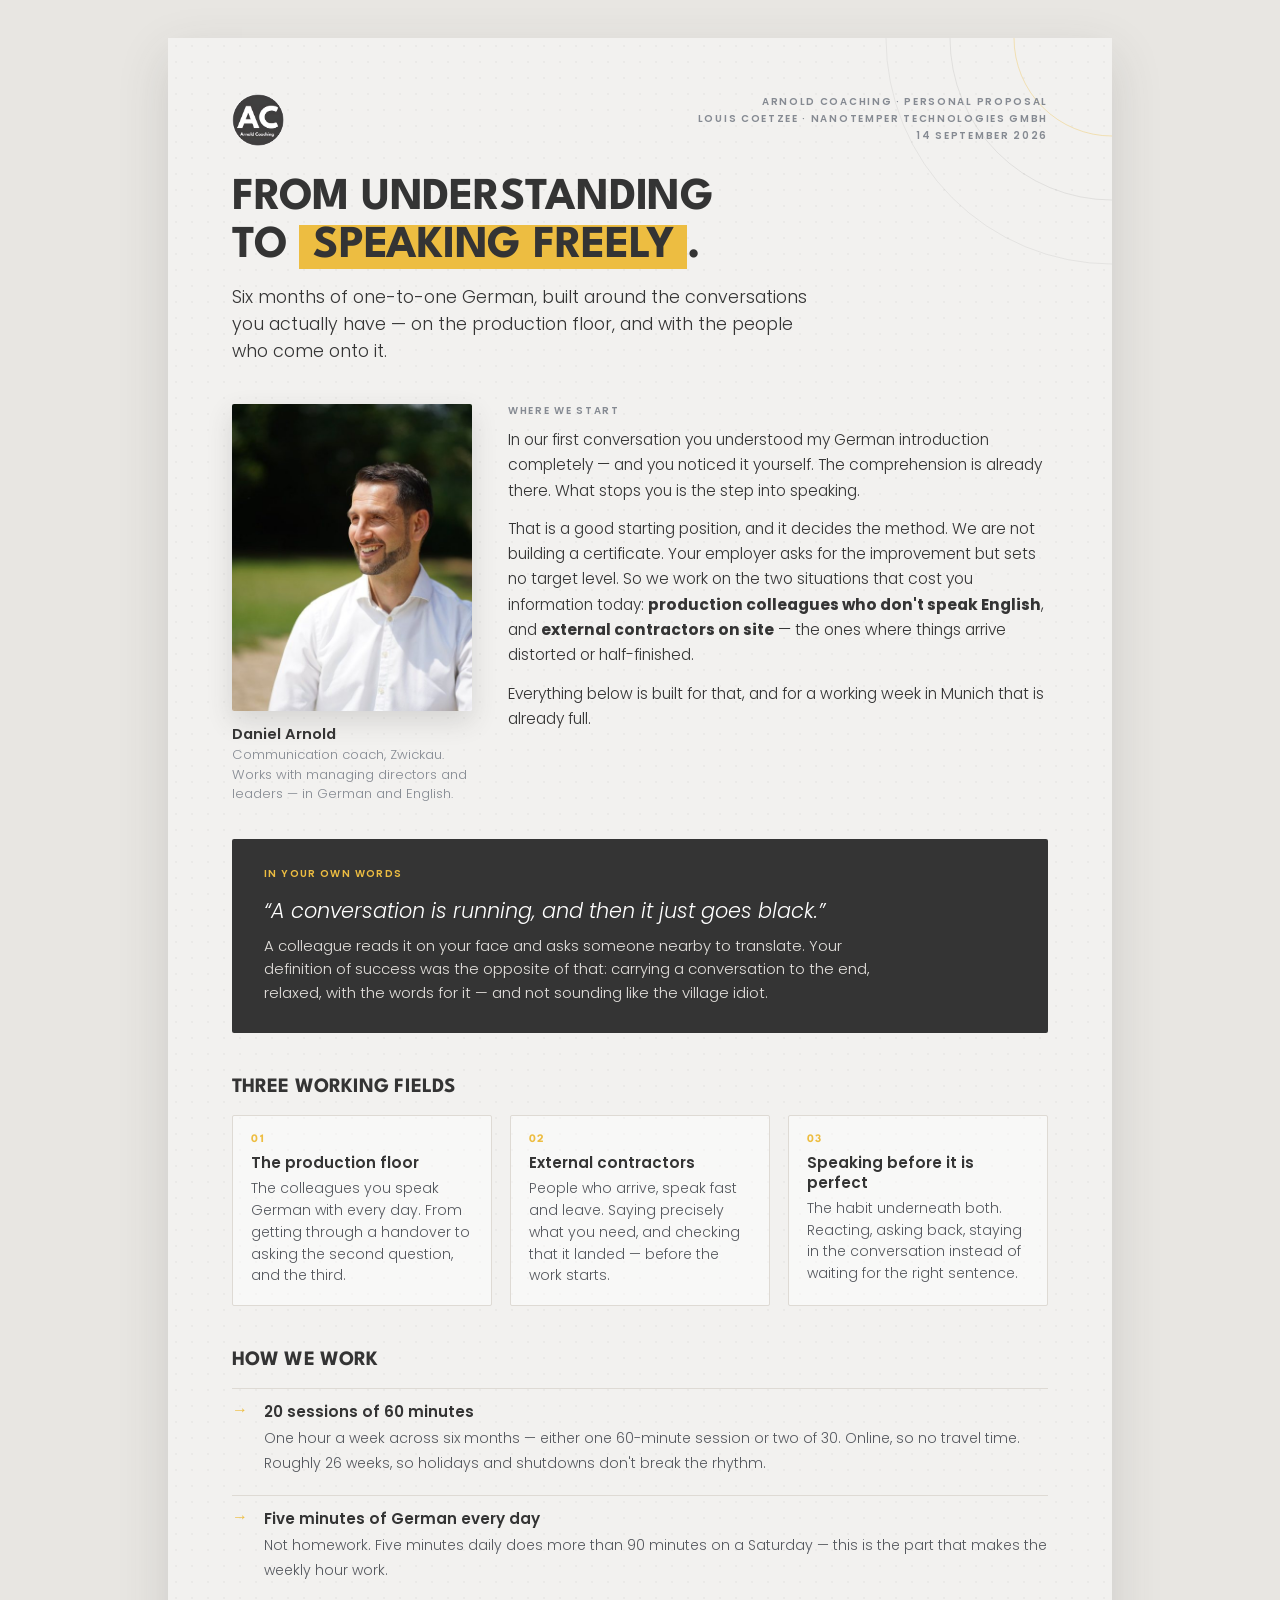
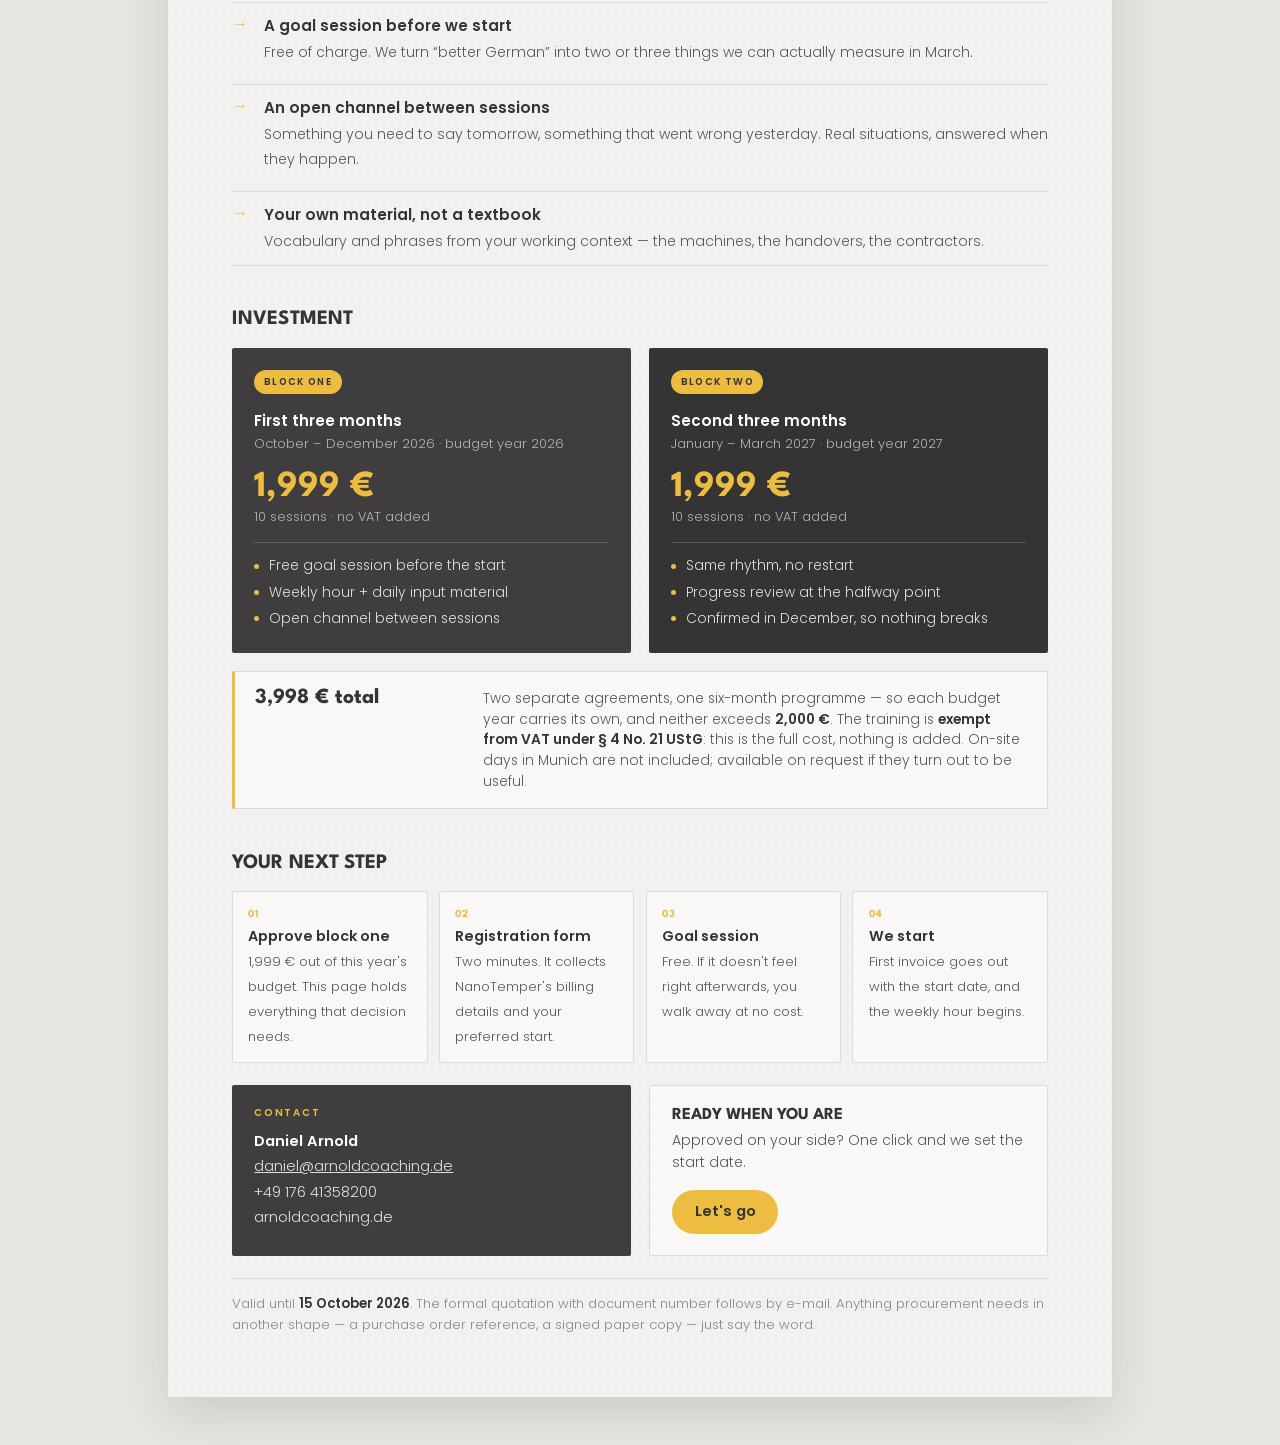
<file: angebote/louis-c-4a1d9e/index.html>
<!DOCTYPE html>
<html lang="en">
<head>
<meta charset="UTF-8">
<meta name="viewport" content="width=device-width, initial-scale=1">
<meta name="robots" content="noindex, nofollow, noarchive">
<link rel="icon" type="image/png" sizes="32x32" href="/favicon-32x32.png">
<meta name="description" content="Personal proposal: one-to-one German training for Louis Coetzee, NanoTemper Technologies GmbH.">
<title>Proposal — German Training for Louis Coetzee | Arnold Coaching</title>
<link rel="preconnect" href="https://fonts.googleapis.com">
<link rel="preconnect" href="https://fonts.gstatic.com" crossorigin>
<link rel="stylesheet" href="https://fonts.googleapis.com/css2?family=League+Spartan:wght@400;600;700&family=Poppins:wght@300;400;500;600&display=swap">
<style>
  :root{
    --gold:#edbd41; --ink:#343434; --deep:#403d3f; --warm:#f2f1ef; --warm-2:#e8e6e2;
    --mute:#858a92; --line:#dedad4; --white:#ffffff;
    --display:"League Spartan","Helvetica Neue",Arial,sans-serif;
    --body:"Poppins","Helvetica Neue",Arial,sans-serif;
  }
  *{box-sizing:border-box}
  body{margin:0;background:var(--warm-2);color:var(--ink);font-family:var(--body);
       font-weight:300;-webkit-font-smoothing:antialiased}
  .stage{max-width:62rem;margin:0 auto;padding:clamp(1rem,3vw,2.5rem) clamp(.75rem,3vw,1.5rem) 3rem}
  .sheet{background:var(--warm);position:relative;overflow:hidden;
         box-shadow:0 18px 48px rgba(64,61,63,.16);
         padding:clamp(1.75rem,5vw,3.5rem) clamp(1.25rem,5vw,4rem) clamp(2rem,4vw,3rem)}
  .sheet__dots{position:absolute;inset:0;pointer-events:none;
    background-image:radial-gradient(circle,rgba(52,52,52,.045) 1px,transparent 1px);
    background-size:16px 16px}
  .sheet__arc{position:absolute;top:0;right:0;pointer-events:none;max-width:40%;height:auto}
  .z{position:relative;z-index:2}

  .eyebrow{font-family:var(--body);font-weight:600;font-size:.62rem;letter-spacing:.17em;
           text-transform:uppercase;color:var(--mute);margin:0}
  .eyebrow--gold{color:var(--gold)}
  /* Specificity guards: .intro p / .contact p would otherwise beat .eyebrow */
  .intro p.eyebrow,.contact p.eyebrow{font-size:.62rem;font-weight:600;letter-spacing:.17em;
    text-transform:uppercase;line-height:1.4;margin:0 0 .6rem}
  .intro p.eyebrow{color:var(--mute)}
  .contact p.eyebrow{color:var(--gold)}

  .head{display:flex;justify-content:space-between;align-items:flex-start;gap:1rem;flex-wrap:wrap}
  .head img{width:52px;height:52px;border-radius:50%;display:block}
  .head .eyebrow{text-align:right;line-height:1.7}

  .hero{margin:1.8rem 0 0;max-width:40rem}
  .hero h1{font-family:var(--display);font-weight:700;text-transform:uppercase;
           font-size:clamp(1.75rem,5.4vw,2.85rem);line-height:1.04;letter-spacing:-.005em;
           margin:0 0 .85rem;text-wrap:balance}
  .hl{background:var(--gold);padding:0 .3em .06em;box-decoration-break:clone;
      -webkit-box-decoration-break:clone}
  .hero p{font-size:clamp(.98rem,2.2vw,1.1rem);line-height:1.55;margin:0;max-width:36rem;color:var(--ink)}

  .intro{display:grid;grid-template-columns:minmax(0,15rem) minmax(0,1fr);gap:clamp(1.25rem,3vw,2.25rem);
         align-items:start;margin:2.4rem 0 0}
  .intro img{width:100%;height:auto;display:block;border-radius:2px;
             box-shadow:0 10px 26px rgba(64,61,63,.16)}
  .intro .who{margin:.75rem 0 0;font-size:.82rem;line-height:1.5;color:var(--mute)}
  .intro .who b{color:var(--ink);font-weight:600;display:block;font-size:.92rem}
  .intro p{font-size:.97rem;line-height:1.62;margin:0 0 .85rem;max-width:34rem}
  .intro p:last-child{margin-bottom:0}
  @media(max-width:44rem){.intro{grid-template-columns:1fr}
    .intro figure{max-width:13rem}}

  .quote{background:var(--ink);color:var(--white);padding:clamp(1.25rem,3vw,1.75rem) clamp(1.25rem,3vw,2rem);
         margin:2.2rem 0 0;border-radius:2px}
  .quote blockquote{font-style:italic;font-size:clamp(1.05rem,2.6vw,1.3rem);line-height:1.4;
                    margin:.7rem 0 .55rem;max-width:38rem;color:var(--white)}
  .quote .src{font-family:var(--body);font-weight:600;font-size:.62rem;letter-spacing:.14em;
              text-transform:uppercase;color:var(--gold);margin:0 0 .9rem}
  .quote p.ctx{font-size:.93rem;line-height:1.6;margin:0;color:#e2dfdb;max-width:40rem}

  section{margin-top:2.8rem}
  h2{font-family:var(--display);font-weight:700;text-transform:uppercase;font-size:1.28rem;
     letter-spacing:.005em;margin:0 0 1.15rem;color:var(--ink)}

  .fields{display:grid;grid-template-columns:repeat(auto-fit,minmax(14rem,1fr));gap:1.1rem;
          list-style:none;padding:0;margin:0;counter-reset:f}
  .fields li{counter-increment:f;border:1px solid var(--line);border-radius:2px;
             padding:1.1rem 1.15rem;background:rgba(255,255,255,.45)}
  .fields li::before{content:counter(f,decimal-leading-zero);font-family:var(--display);
    font-weight:700;font-size:.72rem;letter-spacing:.1em;color:var(--gold);display:block;margin-bottom:.5rem}
  .fields h3{font-size:.95rem;font-weight:600;margin:0 0 .35rem;line-height:1.3}
  .fields p{font-size:.88rem;line-height:1.55;margin:0;color:#55585e}

  .how{list-style:none;padding:0;margin:0;display:grid;gap:.55rem}
  .how li{display:grid;grid-template-columns:1.1rem 1fr;gap:.9rem;align-items:start;
          padding:.7rem 0;border-top:1px solid var(--line)}
  .how li:last-child{border-bottom:1px solid var(--line)}
  .how .arr{color:var(--gold);font-family:var(--display);font-weight:700;line-height:1.5}
  .how b{font-weight:600;font-size:.95rem;display:block;margin-bottom:.12rem}
  .how span.d{font-size:.88rem;line-height:1.55;color:#55585e}

  .pkgs{display:grid;grid-template-columns:repeat(auto-fit,minmax(15rem,1fr));gap:1.1rem}
  .pkg{background:var(--deep);color:var(--white);padding:1.4rem 1.4rem 1.5rem;border-radius:2px;
       display:flex;flex-direction:column}
  .pkg--two{background:var(--ink)}
  .pkg .tag{align-self:flex-start;background:var(--gold);color:var(--ink);font-weight:600;
            font-size:.6rem;letter-spacing:.14em;text-transform:uppercase;padding:.32rem .6rem;
            border-radius:999px;margin-bottom:.9rem}
  .pkg h3{font-size:.95rem;font-weight:600;margin:0 0 .15rem;color:var(--white)}
  .pkg .when{font-size:.82rem;color:#b7b3af;margin:0 0 .9rem}
  .pkg .amount{font-family:var(--display);font-weight:700;font-size:2.3rem;line-height:1;
               color:var(--gold);font-variant-numeric:tabular-nums;margin:0 0 .15rem}
  .pkg .per{font-size:.8rem;color:#b7b3af;margin:0 0 1rem}
  .pkg ul{list-style:none;padding:0;margin:0;border-top:1px solid rgba(255,255,255,.16);
          padding-top:.85rem;display:grid;gap:.35rem}
  .pkg li{font-size:.86rem;line-height:1.5;padding-left:.9rem;position:relative;color:#e2dfdb}
  .pkg li::before{content:"";position:absolute;left:0;top:.55em;width:5px;height:5px;
                  background:var(--gold);border-radius:50%}

  .total{margin-top:1.1rem;border:1px solid var(--line);border-left:3px solid var(--gold);
         background:rgba(255,255,255,.5);padding:1rem 1.25rem;display:flex;flex-wrap:wrap;
         gap:.4rem 1.5rem;align-items:baseline;justify-content:space-between}
  .total .sum{font-family:var(--display);font-weight:700;font-size:1.35rem;
              font-variant-numeric:tabular-nums}
  .total .exp{font-size:.86rem;line-height:1.5;color:#55585e;max-width:34rem}
  .total .exp b{color:var(--ink);font-weight:600}

  .steps{display:grid;grid-template-columns:repeat(auto-fit,minmax(9.5rem,1fr));gap:.7rem;
         list-style:none;padding:0;margin:0 0 1.4rem}
  .steps li{background:rgba(255,255,255,.55);border:1px solid var(--line);border-radius:2px;
            padding:.85rem .95rem}
  .steps .n{font-family:var(--display);font-weight:700;font-size:.68rem;letter-spacing:.1em;
            color:var(--gold);display:block;margin-bottom:.3rem}
  .steps b{font-weight:600;font-size:.9rem;display:block;margin-bottom:.15rem;line-height:1.3}
  .steps span{font-size:.82rem;line-height:1.5;color:#55585e}

  .close{display:grid;grid-template-columns:repeat(auto-fit,minmax(15rem,1fr));gap:1.1rem;
         align-items:stretch}
  .contact{background:var(--deep);color:var(--white);padding:1.3rem 1.4rem;border-radius:2px}
  .contact p{margin:.55rem 0 0;font-size:.92rem;line-height:1.7;color:#e2dfdb}
  .contact b{color:var(--white);font-weight:600}
  .contact a{color:#e2dfdb}
  .go{border:1px solid var(--line);background:rgba(255,255,255,.55);padding:1.3rem 1.4rem;
      border-radius:2px;display:flex;flex-direction:column;justify-content:center}
  .go h3{font-family:var(--display);font-weight:700;text-transform:uppercase;font-size:1.05rem;
         margin:0 0 .45rem}
  .go p{font-size:.88rem;line-height:1.55;margin:0 0 1rem;color:#55585e}
  .btn{display:inline-block;background:var(--gold);color:var(--ink);font-weight:600;font-size:.92rem;
       padding:.72rem 1.4rem;border-radius:999px;text-decoration:none;align-self:flex-start;
       transition:transform .12s ease}
  .btn:hover{transform:translateY(-1px)}
  a:focus-visible{outline:2px solid var(--ink);outline-offset:3px}
  @media(prefers-reduced-motion:reduce){*{transition:none!important}}

  .valid{margin-top:1.4rem;font-size:.82rem;line-height:1.6;color:var(--mute);
         border-top:1px solid var(--line);padding-top:.9rem}
  .valid b{color:var(--ink);font-weight:600}
</style>
<style>img{max-width:100%;height:auto}</style>
</head>
<body>
<div class="stage">
<article class="sheet">
  <div class="sheet__dots"></div>
  <svg class="sheet__arc" width="280" height="280" viewBox="0 0 280 280" aria-hidden="true">
    <circle cx="280" cy="0" r="226" fill="none" stroke="rgba(52,52,52,.07)" stroke-width="1"/>
    <circle cx="280" cy="0" r="162" fill="none" stroke="rgba(52,52,52,.09)" stroke-width="1"/>
    <circle cx="280" cy="0" r="98" fill="none" stroke="rgba(237,189,65,.35)" stroke-width="1"/>
  </svg>

  <header class="head z">
    <img src="[data-uri]" alt="Arnold Coaching">
    <p class="eyebrow">Arnold Coaching · Personal proposal<br>Louis Coetzee · NanoTemper Technologies GmbH<br>14 September 2026</p>
  </header>

  <div class="hero z">
    <h1>From understanding to <span class="hl">speaking freely</span>.</h1>
    <p>Six months of one-to-one German, built around the conversations you actually have —
      on the production floor, and with the people who come onto it.</p>
  </div>

  <div class="intro z">
    <figure style="margin:0">
      <img src="[data-uri]" alt="Daniel Arnold">
      <figcaption class="who"><b>Daniel Arnold</b>Communication coach, Zwickau. Works with
        managing directors and leaders — in German and English.</figcaption>
    </figure>
    <div>
      <p class="eyebrow" style="margin-bottom:.6rem">Where we start</p>
      <p>In our first conversation you understood my German introduction completely — and you
        noticed it yourself. The comprehension is already there. What stops you is the step into
        speaking.</p>
      <p>That is a good starting position, and it decides the method. We are not building a
        certificate. Your employer asks for the improvement but sets no target level. So we work on
        the two situations that cost you information today: <b>production colleagues who don't
        speak English</b>, and <b>external contractors on site</b> — the ones where things arrive
        distorted or half-finished.</p>
      <p>Everything below is built for that, and for a working week in Munich that is already full.</p>
    </div>
  </div>

  <div class="quote z">
    <p class="src">In your own words</p>
    <blockquote>“A conversation is running, and then it just goes black.”</blockquote>
    <p class="ctx">A colleague reads it on your face and asks someone nearby to translate. Your
      definition of success was the opposite of that: carrying a conversation to the end, relaxed,
      with the words for it — and not sounding like the village idiot.</p>
  </div>

  <section class="z">
    <h2>Three working fields</h2>
    <ul class="fields">
      <li><h3>The production floor</h3><p>The colleagues you speak German with every day. From getting through a handover to asking the second question, and the third.</p></li>
      <li><h3>External contractors</h3><p>People who arrive, speak fast and leave. Saying precisely what you need, and checking that it landed — before the work starts.</p></li>
      <li><h3>Speaking before it is perfect</h3><p>The habit underneath both. Reacting, asking back, staying in the conversation instead of waiting for the right sentence.</p></li>
    </ul>
  </section>

  <section class="z">
    <h2>How we work</h2>
    <ul class="how">
      <li><span class="arr">→</span><span><b>20 sessions of 60 minutes</b><span class="d">One hour a week across six months — either one 60-minute session or two of 30. Online, so no travel time. Roughly 26 weeks, so holidays and shutdowns don't break the rhythm.</span></span></li>
      <li><span class="arr">→</span><span><b>Five minutes of German every day</b><span class="d">Not homework. Five minutes daily does more than 90 minutes on a Saturday — this is the part that makes the weekly hour work.</span></span></li>
      <li><span class="arr">→</span><span><b>A goal session before we start</b><span class="d">Free of charge. We turn “better German” into two or three things we can actually measure in March.</span></span></li>
      <li><span class="arr">→</span><span><b>An open channel between sessions</b><span class="d">Something you need to say tomorrow, something that went wrong yesterday. Real situations, answered when they happen.</span></span></li>
      <li><span class="arr">→</span><span><b>Your own material, not a textbook</b><span class="d">Vocabulary and phrases from your working context — the machines, the handovers, the contractors.</span></span></li>
    </ul>
  </section>

  <section class="z">
    <h2>Investment</h2>
    <div class="pkgs">
      <div class="pkg">
        <span class="tag">Block one</span>
        <h3>First three months</h3>
        <p class="when">October – December 2026 · budget year 2026</p>
        <p class="amount">1,999 €</p>
        <p class="per">10 sessions · no VAT added</p>
        <ul>
          <li>Free goal session before the start</li>
          <li>Weekly hour + daily input material</li>
          <li>Open channel between sessions</li>
        </ul>
      </div>
      <div class="pkg pkg--two">
        <span class="tag">Block two</span>
        <h3>Second three months</h3>
        <p class="when">January – March 2027 · budget year 2027</p>
        <p class="amount">1,999 €</p>
        <p class="per">10 sessions · no VAT added</p>
        <ul>
          <li>Same rhythm, no restart</li>
          <li>Progress review at the halfway point</li>
          <li>Confirmed in December, so nothing breaks</li>
        </ul>
      </div>
    </div>
    <div class="total">
      <span class="sum">3,998 € total</span>
      <span class="exp">Two separate agreements, one six-month programme — so each budget year
        carries its own, and neither exceeds <b>2,000 €</b>. The training is
        <b>exempt from VAT under § 4 No. 21 UStG</b>: this is the full cost, nothing is added.
        On-site days in Munich are not included; available on request if they turn out to be useful.</span>
    </div>
  </section>

  <section class="z">
    <h2>Your next step</h2>
    <ol class="steps">
      <li><span class="n">01</span><b>Approve block one</b><span>1,999 € out of this year's budget. This page holds everything that decision needs.</span></li>
      <li><span class="n">02</span><b>Registration form</b><span>Two minutes. It collects NanoTemper's billing details and your preferred start.</span></li>
      <li><span class="n">03</span><b>Goal session</b><span>Free. If it doesn't feel right afterwards, you walk away at no cost.</span></li>
      <li><span class="n">04</span><b>We start</b><span>First invoice goes out with the start date, and the weekly hour begins.</span></li>
    </ol>
    <div class="close">
      <div class="contact">
        <p class="eyebrow eyebrow--gold">Contact</p>
        <p><b>Daniel Arnold</b><br>
          <a href="mailto:daniel@arnoldcoaching.de">daniel@arnoldcoaching.de</a><br>
          +49 176 41358200<br>arnoldcoaching.de</p>
      </div>
      <div class="go">
        <h3>Ready when you are</h3>
        <p>Approved on your side? One click and we set the start date.</p>
        <a class="btn" href="https://form.asana.com/?k=t-nivBF1vhNbHVB7PAxAkQ&amp;d=1211316100355379">Let's go</a>
      </div>
    </div>
    <p class="valid">Valid until <b>15 October 2026</b>. The formal quotation with document number
      follows by e-mail. Anything procurement needs in another shape — a purchase order reference,
      a signed paper copy — just say the word.</p>
  </section>
</article>
</div>
</body>
</html>
</file>
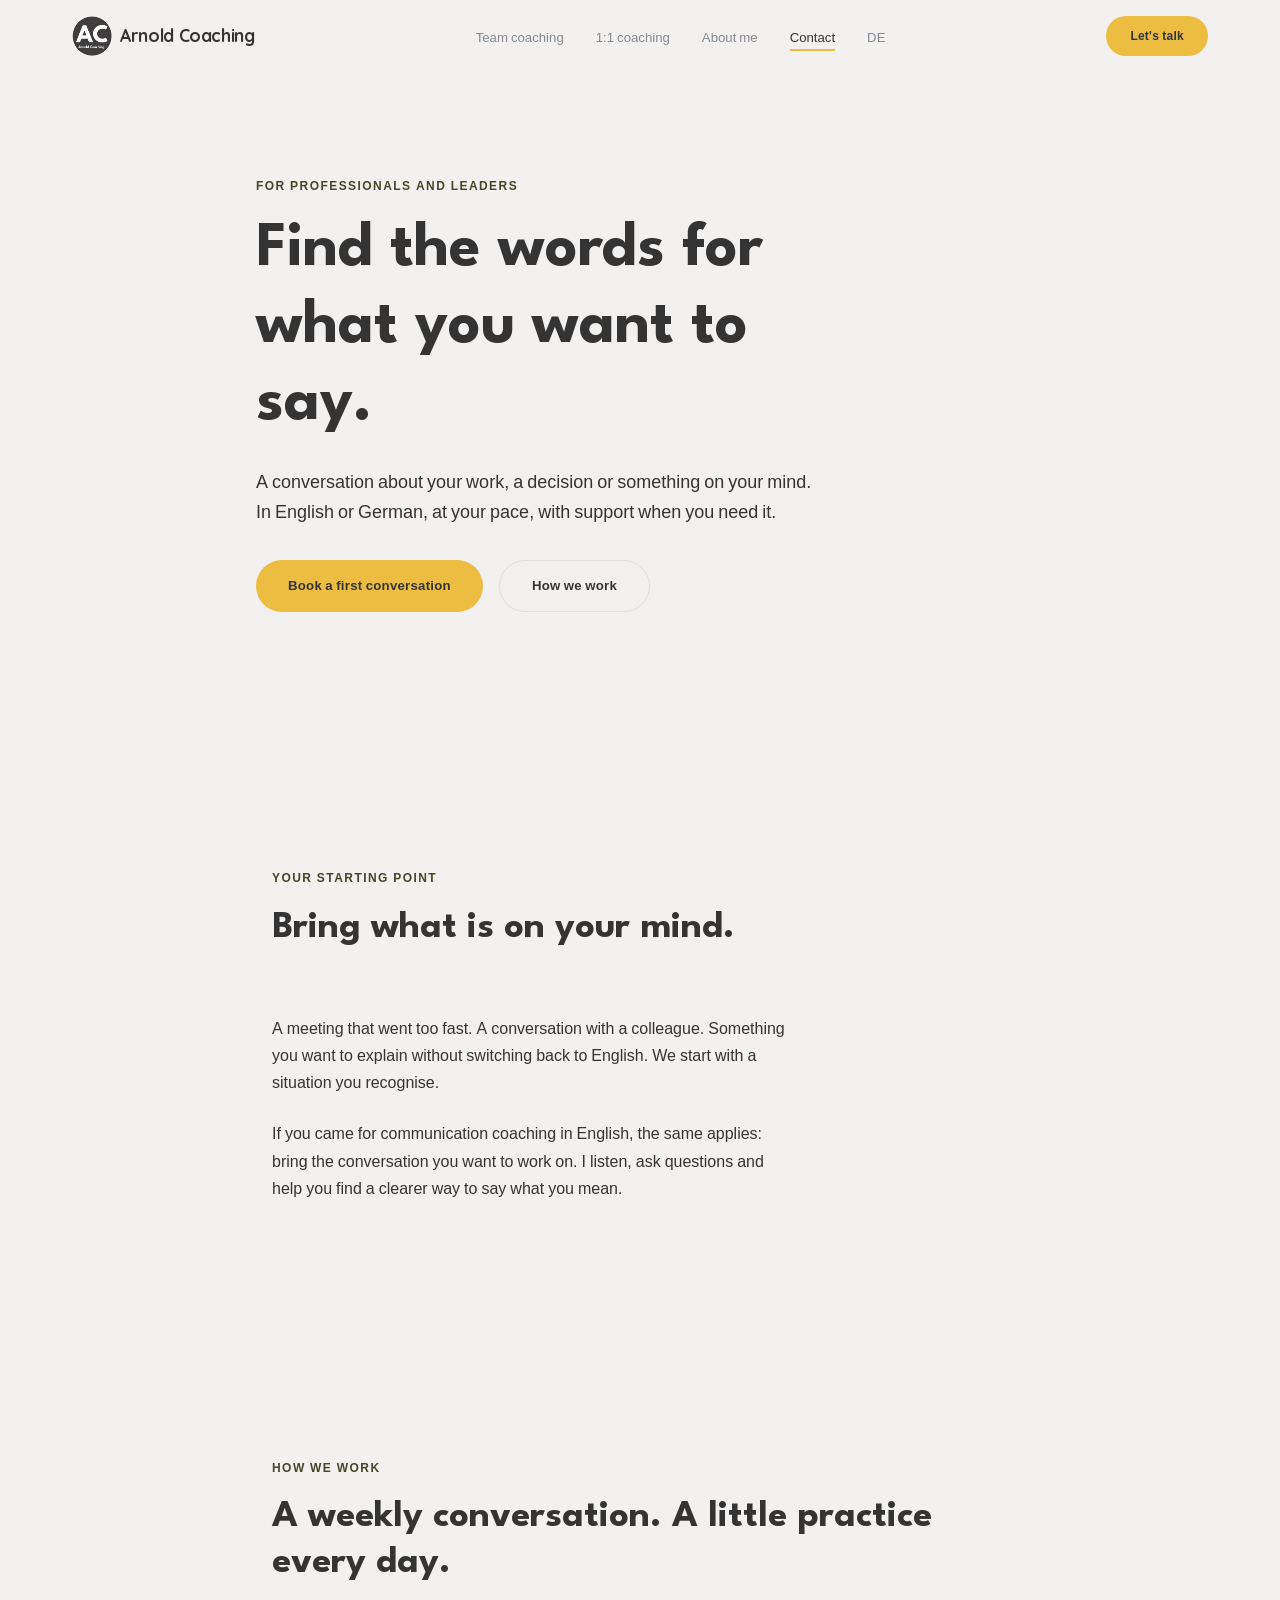
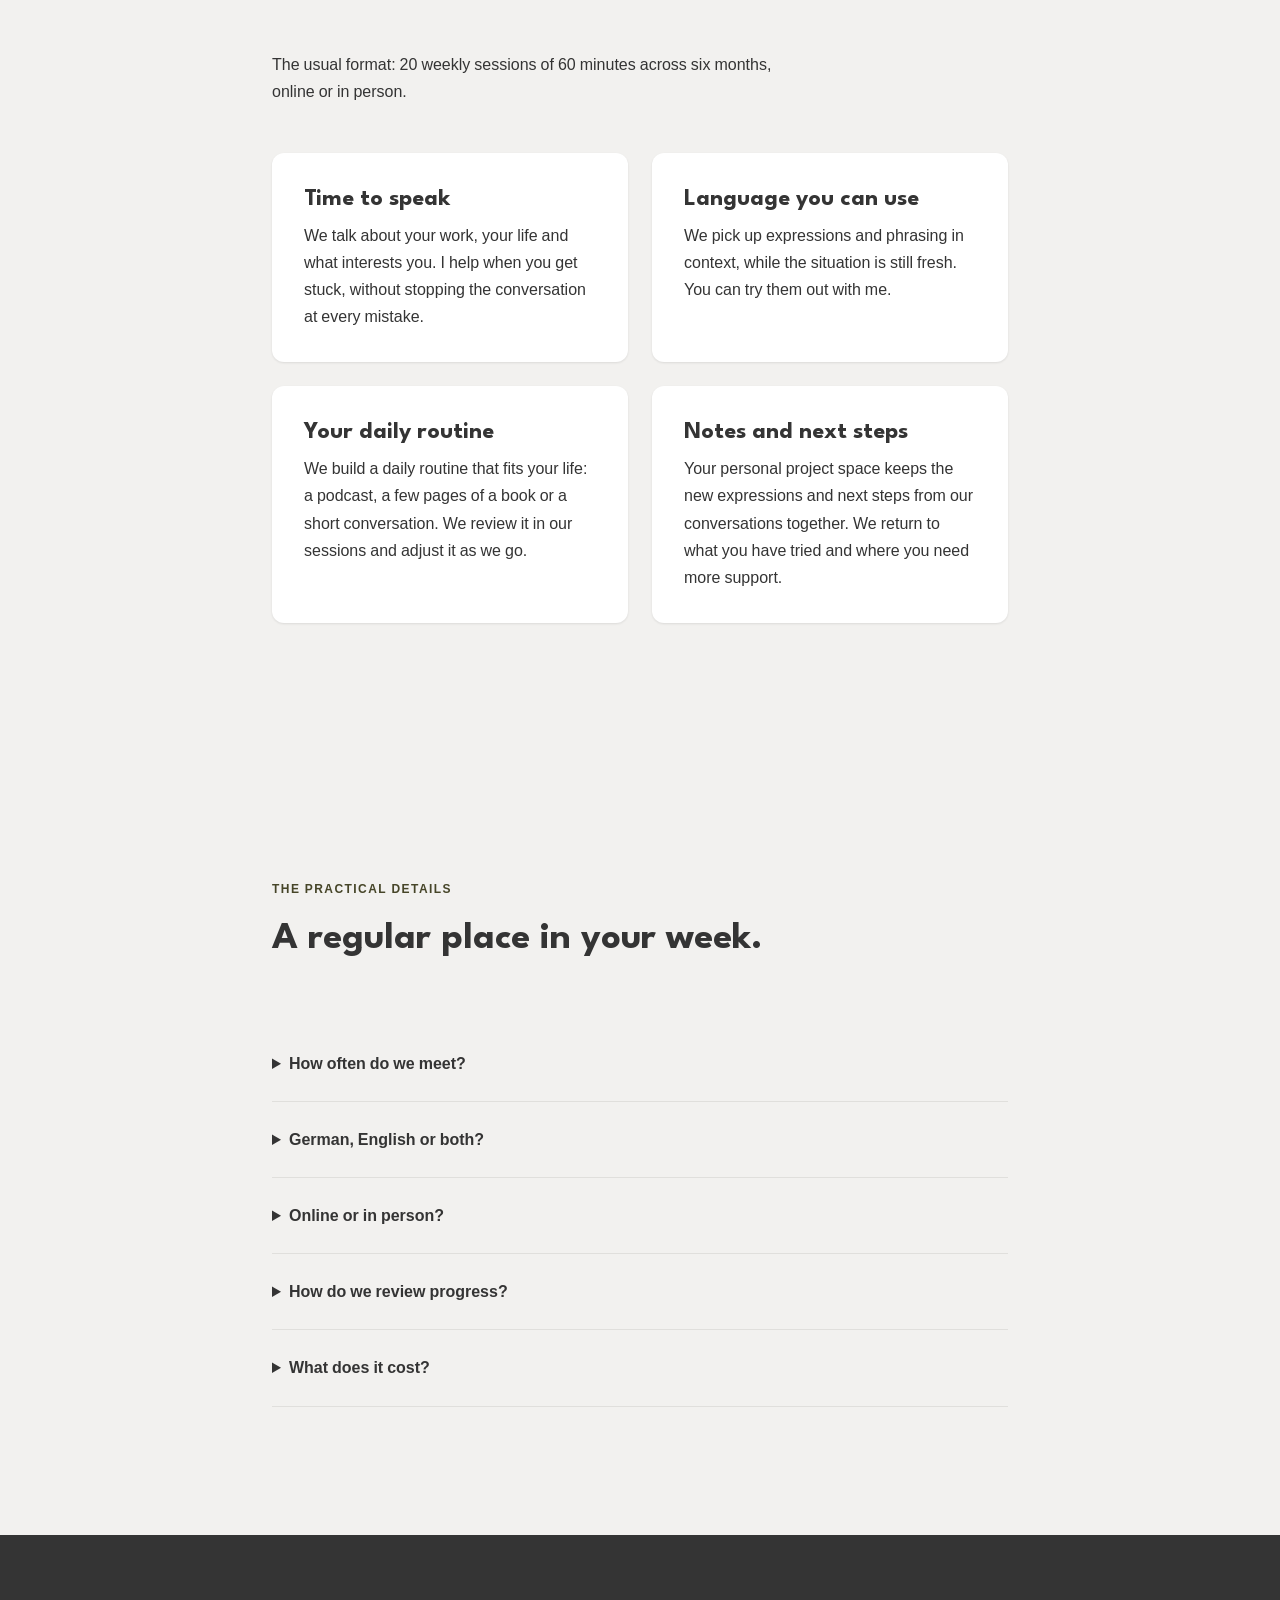
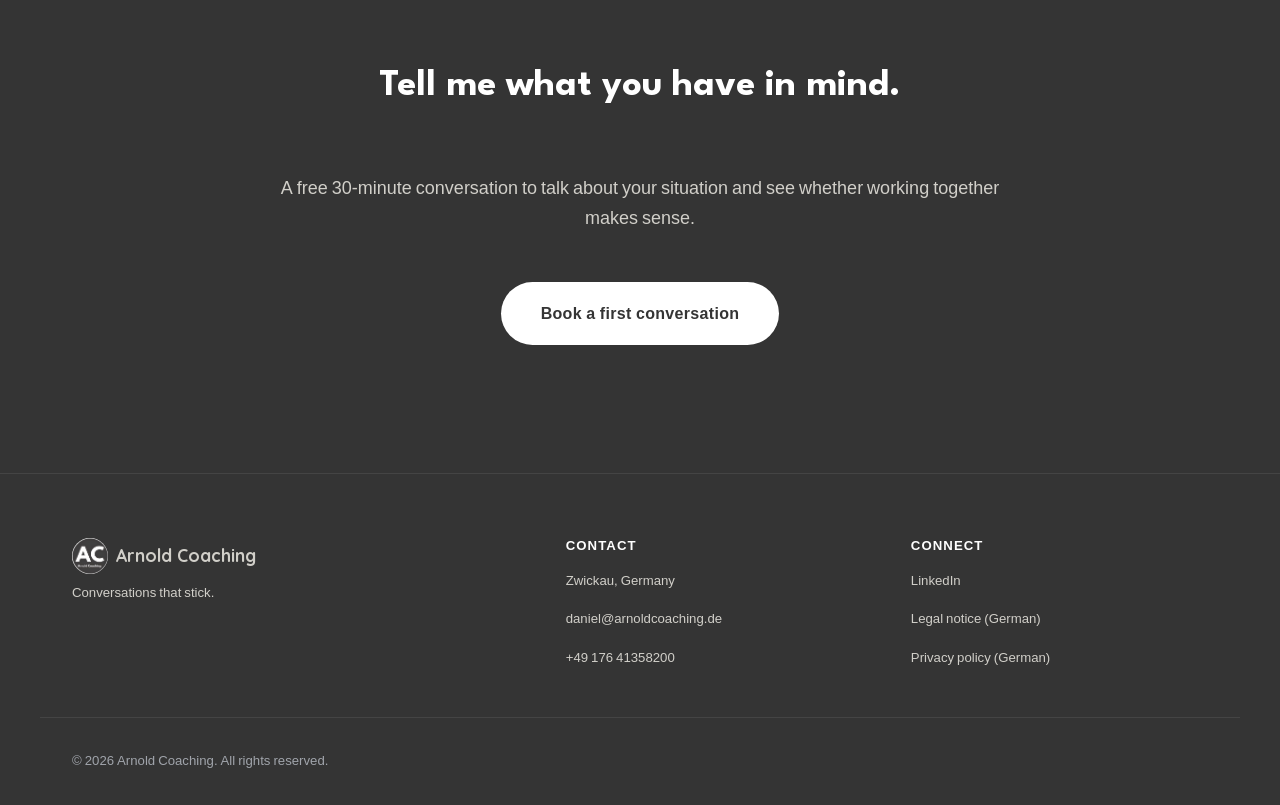
<file: en/1-to-1-coaching/index.html>
<!doctype html>
<html lang="en">
<head>
<meta charset="utf-8">
<meta name="viewport" content="width=device-width, initial-scale=1">
<title>1:1 communication coaching in English or German | Arnold Coaching</title>
<meta name="description" content="Personal coaching for professionals and leaders: weekly conversations about the situations you actually face, in English or German, plus a daily routine.">
<link rel="canonical" href="https://arnoldcoaching.de/en/1-to-1-coaching/">
<link rel="alternate" hreflang="de" href="https://arnoldcoaching.de/einzelcoaching/">
<link rel="alternate" hreflang="en" href="https://arnoldcoaching.de/en/1-to-1-coaching/">
<meta property="og:title" content="1:1 communication coaching in English or German | Arnold Coaching">
<meta property="og:description" content="Personal coaching for professionals and leaders: weekly conversations about the situations you actually face, in English or German, plus a daily routine.">
<meta property="og:url" content="https://arnoldcoaching.de/en/1-to-1-coaching/">
<meta property="og:type" content="website">
<meta property="og:locale" content="en_GB">
<meta property="og:image" content="https://arnoldcoaching.de/assets/images/daniel-arnold.jpg">
<link rel="icon" href="/favicon-32x32.png" type="image/png">
<link rel="stylesheet" href="/css/style.css">
<link rel="stylesheet" href="/css/offer-pages.css">
</head>
<body>
<header class="nav" id="nav"><div class="container nav__inner">
<a class="nav__logo" href="/en/"><img src="/assets/images/logo-arnold-coaching.webp" alt="Arnold Coaching" width="40" height="40"><span>Arnold Coaching</span></a>
<nav class="nav__menu" id="navMenu" aria-label="Main navigation"><ul class="nav__list"><li><a class="nav__link" href="/en/team-coaching/">Team coaching</a></li><li><a class="nav__link" href="/en/1-to-1-coaching/" aria-current="page">1:1 coaching</a></li><li><a class="nav__link" href="/en/#about">About me</a></li><li><a class="nav__link" href="#contact">Contact</a></li><li><a href="/einzelcoaching/" class="nav__link" lang="de" hreflang="de" aria-label="Diese Seite auf Deutsch">DE</a></li></ul></nav>
<a href="https://app.reclaim.ai/m/daniel-arnold/kennenlern-gespraech" class="btn btn--primary btn--sm nav__cta" target="_blank" rel="noopener">Let's talk</a>
<button class="nav__hamburger" id="navToggle" aria-label="Open menu" aria-expanded="false"><span></span><span></span><span></span></button>
</div></header><div class="nav__overlay" id="navOverlay"></div>
<main>
<section class="offer-hero"><div class="container offer-hero__content"><span class="label">For professionals and leaders</span><h1>Find the words for what you want to say.</h1><p class="offer-hero__intro">A conversation about your work, a decision or something on your mind. In English or German, at your pace, with support when you need it.</p><div class="offer-hero__actions"><a href="https://app.reclaim.ai/m/daniel-arnold/kennenlern-gespraech" class="btn btn--primary" target="_blank" rel="noopener">Book a first conversation</a><a href="#approach" class="btn btn--ghost">How we work</a></div></div></section>
<section class="offer-section offer-section--warm"><div class="container offer-copy"><span class="label">Your starting point</span><h2>Bring what is on your mind.</h2><p>A meeting that went too fast. A conversation with a colleague. Something you want to explain without switching back to English. We start with a situation you recognise.</p><p>If you came for communication coaching in English, the same applies: bring the conversation you want to work on. I listen, ask questions and help you find a clearer way to say what you mean.</p></div></section><section class="offer-section" id="approach"><div class="container offer-copy"><span class="label">How we work</span><h2>A weekly conversation. A little practice every day.</h2><p class="offer-format">The usual format: 20 weekly sessions of 60 minutes across six months, online or in person.</p><div class="offer-grid"><article class="offer-point"><h3>Time to speak</h3><p>We talk about your work, your life and what interests you. I help when you get stuck, without stopping the conversation at every mistake.</p></article><article class="offer-point"><h3>Language you can use</h3><p>We pick up expressions and phrasing in context, while the situation is still fresh. You can try them out with me.</p></article><article class="offer-point"><h3>Your daily routine</h3><p>We build a daily routine that fits your life: a podcast, a few pages of a book or a short conversation. We review it in our sessions and adjust it as we go.</p></article><article class="offer-point"><h3>Notes and next steps</h3><p>Your personal project space keeps the new expressions and next steps from our conversations together. We return to what you have tried and where you need more support.</p></article></div></div></section><section class="offer-section offer-section--warm"><div class="container offer-copy"><span class="label">The practical details</span><h2>A regular place in your week.</h2><div class="offer-faq"><details><summary>How often do we meet?</summary><p>The usual format is 20 weekly sessions of 60 minutes across six months. We agree the specific schedule before we start.</p></details><details><summary>German, English or both?</summary><p>Both are possible. We work in the language you want to use more confidently.</p></details><details><summary>Online or in person?</summary><p>Both are possible. We discuss what works for your location and schedule.</p></details><details><summary>How do we review progress?</summary><p>We return to the situations you brought in: what felt easier, which expressions you used and what still gets in the way. That helps us choose the next steps.</p></details><details><summary>What does it cost?</summary><p>After our first conversation, I send you a specific offer based on what you need and the scope we discuss.</p></details></div></div></section>
<section class="cta-section" id="contact"><div class="container cta-section__inner"><h2 class="cta-section__title">Tell me what you have in mind.</h2><p class="cta-section__text">A free 30-minute conversation to talk about your situation and see whether working together makes sense.</p><a href="https://app.reclaim.ai/m/daniel-arnold/kennenlern-gespraech" class="btn btn--white btn--lg" target="_blank" rel="noopener">Book a first conversation</a></div></section>
</main>
<footer class="footer"><div class="container footer__grid"><div class="footer__brand"><a href="/en/" class="footer__logo"><img src="/assets/images/logo-arnold-coaching.jpg" alt="Arnold Coaching" width="36" height="36"><span>Arnold Coaching</span></a><p class="footer__tagline">Conversations that stick.</p></div><div class="footer__contact"><h2 class="footer__heading">Contact</h2><ul class="footer__list"><li class="footer__item">Zwickau, Germany</li><li class="footer__item"><a href="mailto:daniel@arnoldcoaching.de">daniel@arnoldcoaching.de</a></li><li class="footer__item"><a href="tel:+4917641358200">+49 176 41358200</a></li></ul></div><div class="footer__links"><h2 class="footer__heading">Connect</h2><ul class="footer__list"><li class="footer__item"><a href="https://linkedin.com/in/daniel-arnold-6a980792" target="_blank" rel="noopener">LinkedIn</a></li><li class="footer__item"><a href="/impressum.html" lang="de">Legal notice (German)</a></li><li class="footer__item"><a href="/datenschutz.html" lang="de">Privacy policy (German)</a></li></ul></div></div><div class="container footer__bottom"><p>© 2026 Arnold Coaching. All rights reserved.</p></div></footer>
<script src="/js/mobile-nav.js" defer></script><script src="/js/main.js" defer></script>
</body>
</html>
</file>
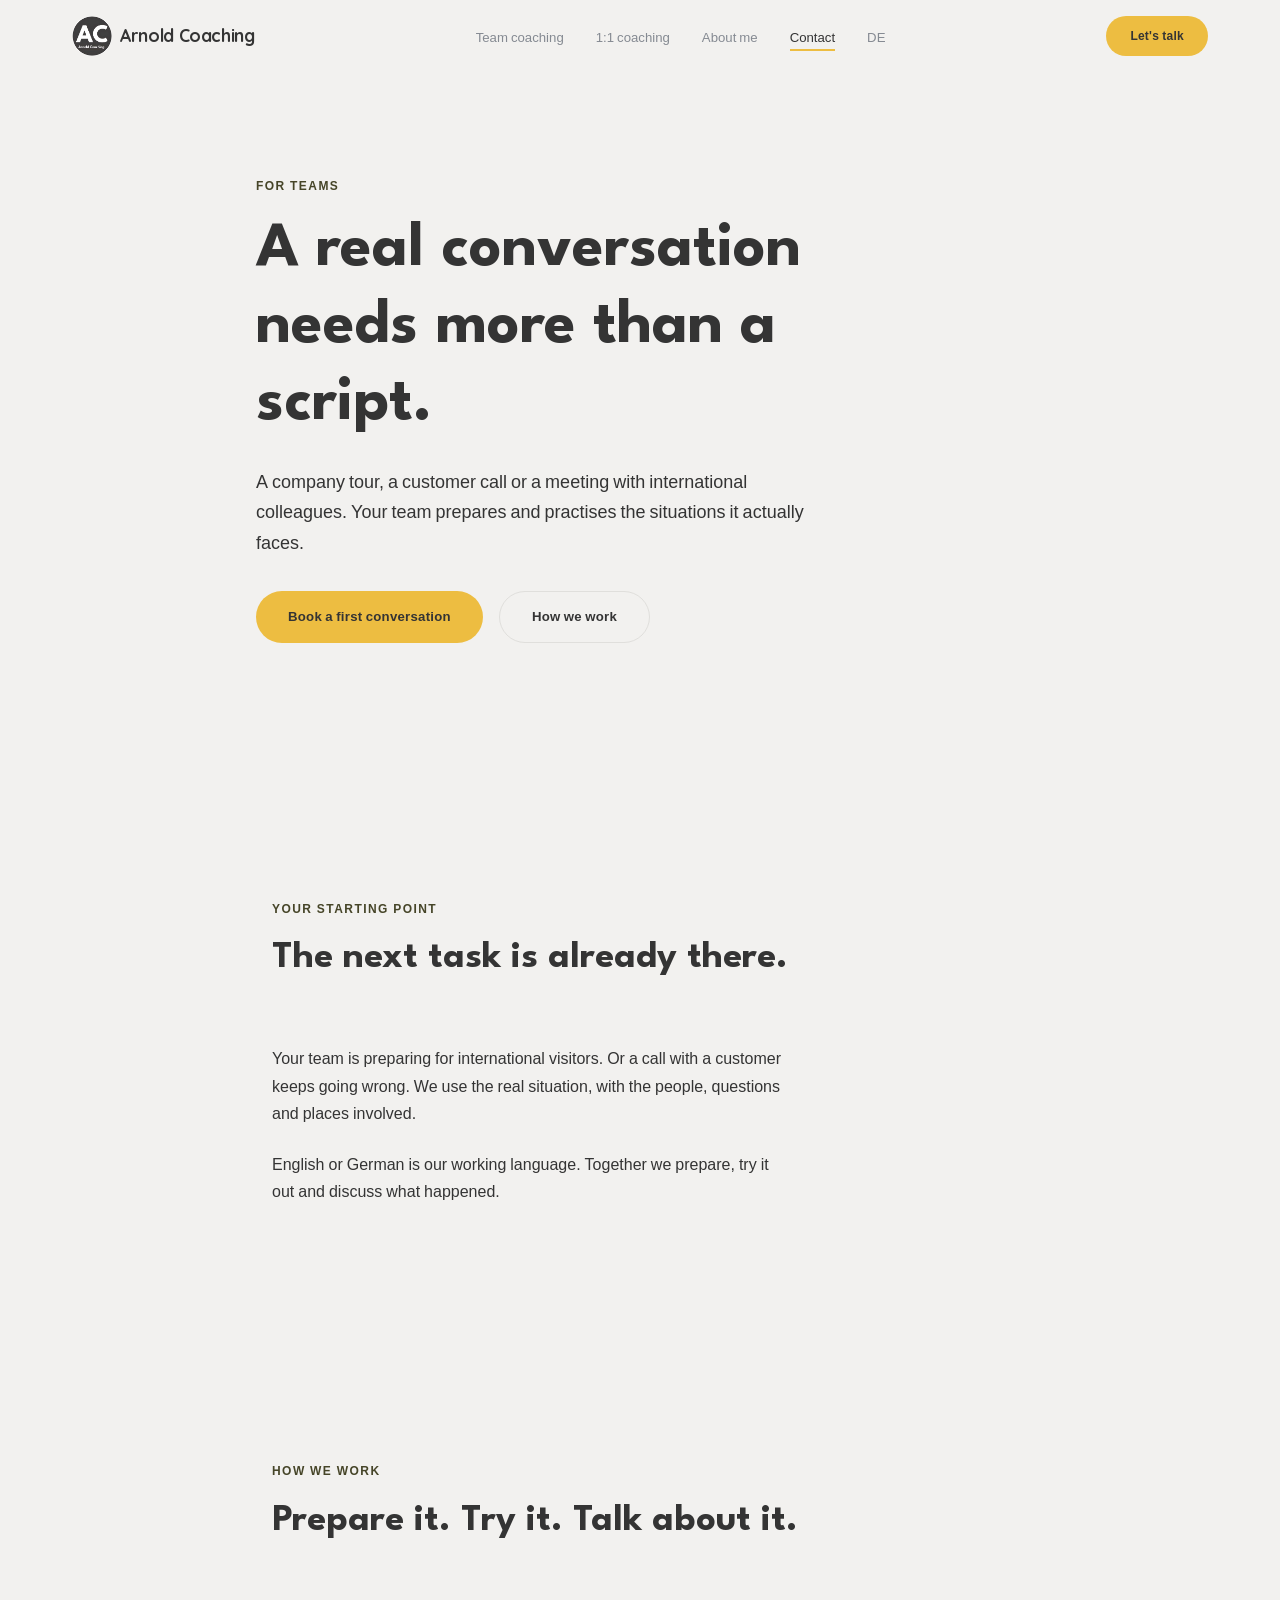
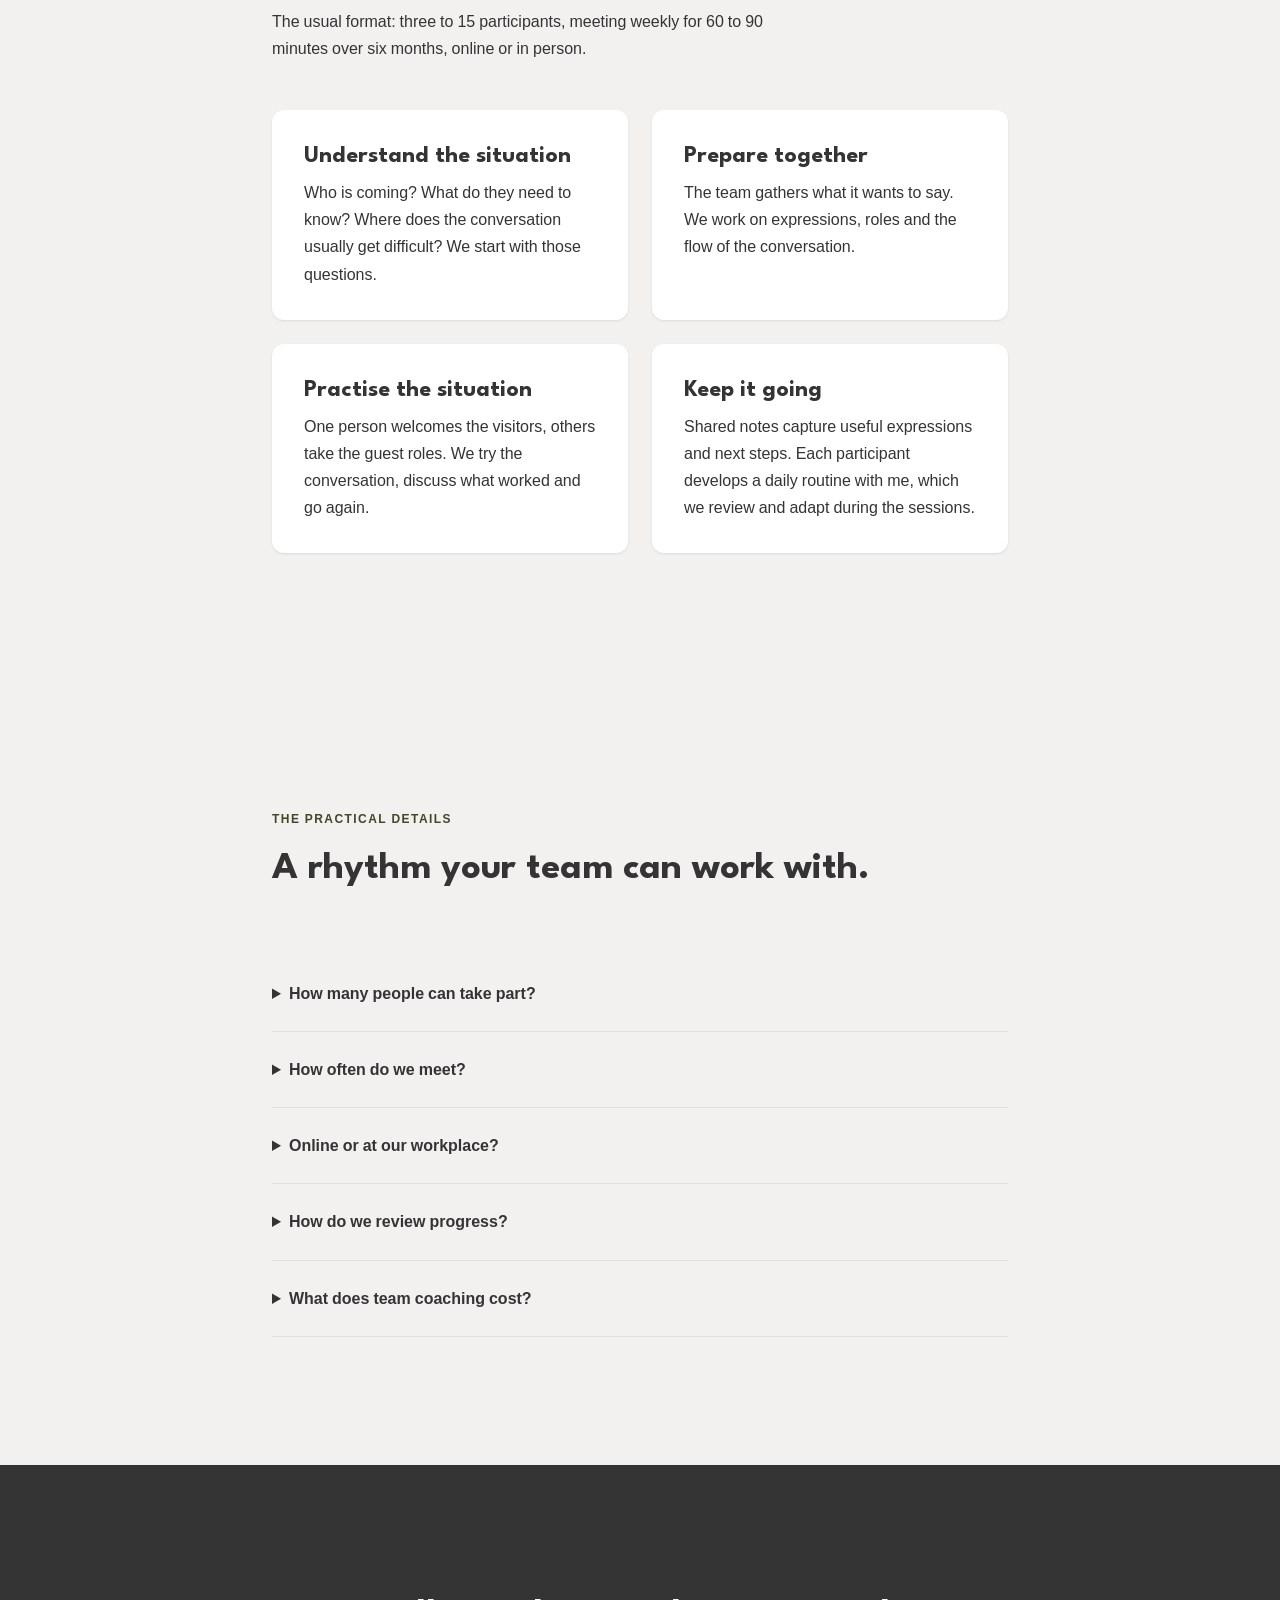
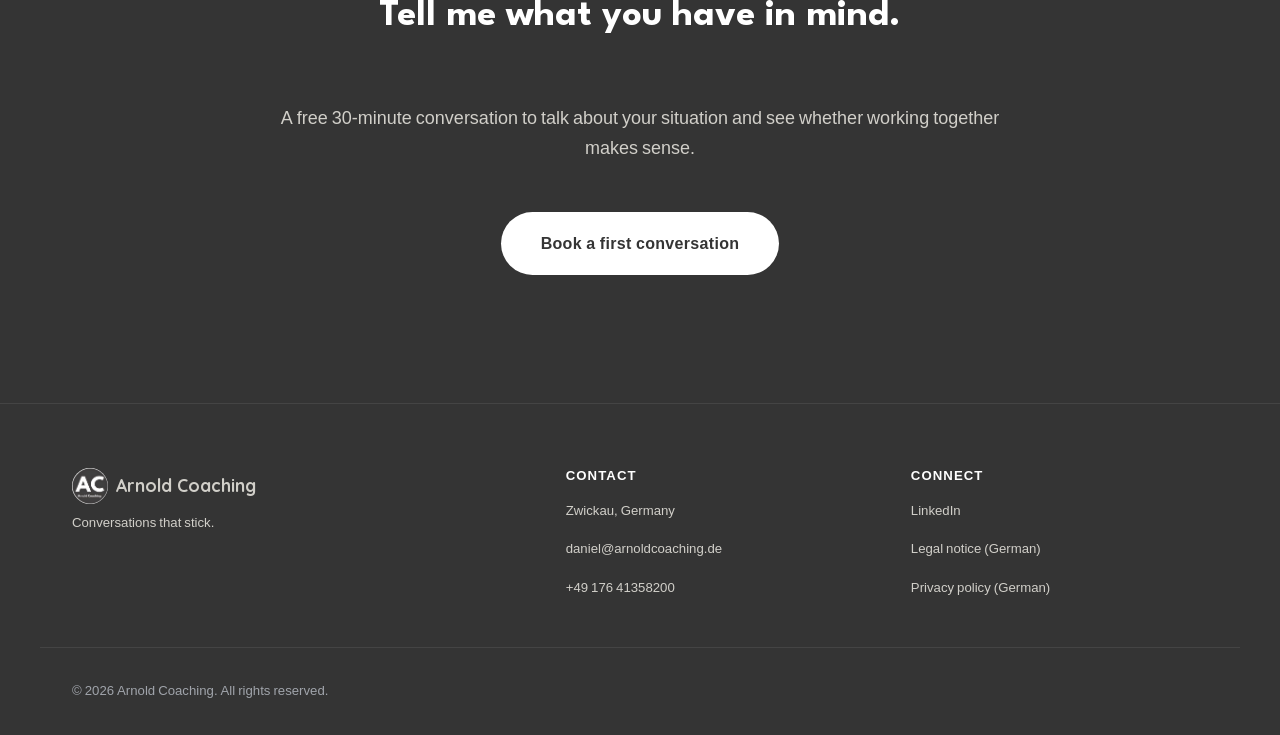
<file: en/team-coaching/index.html>
<!doctype html>
<html lang="en">
<head>
<meta charset="utf-8">
<meta name="viewport" content="width=device-width, initial-scale=1">
<title>Team communication coaching in English or German | Arnold Coaching</title>
<meta name="description" content="Practise real work situations in English or German. Weekly team sessions, useful expressions, clear next steps and individual daily routines.">
<link rel="canonical" href="https://arnoldcoaching.de/en/team-coaching/">
<link rel="alternate" hreflang="de" href="https://arnoldcoaching.de/team-coaching/">
<link rel="alternate" hreflang="en" href="https://arnoldcoaching.de/en/team-coaching/">
<meta property="og:title" content="Team communication coaching in English or German | Arnold Coaching">
<meta property="og:description" content="Practise real work situations in English or German. Weekly team sessions, useful expressions, clear next steps and individual daily routines.">
<meta property="og:url" content="https://arnoldcoaching.de/en/team-coaching/">
<meta property="og:type" content="website">
<meta property="og:locale" content="en_GB">
<meta property="og:image" content="https://arnoldcoaching.de/assets/images/daniel-arnold.jpg">
<link rel="icon" href="/favicon-32x32.png" type="image/png">
<link rel="stylesheet" href="/css/style.css">
<link rel="stylesheet" href="/css/offer-pages.css">
</head>
<body>
<header class="nav" id="nav"><div class="container nav__inner">
<a class="nav__logo" href="/en/"><img src="/assets/images/logo-arnold-coaching.webp" alt="Arnold Coaching" width="40" height="40"><span>Arnold Coaching</span></a>
<nav class="nav__menu" id="navMenu" aria-label="Main navigation"><ul class="nav__list"><li><a class="nav__link" href="/en/team-coaching/" aria-current="page">Team coaching</a></li><li><a class="nav__link" href="/en/1-to-1-coaching/">1:1 coaching</a></li><li><a class="nav__link" href="/en/#about">About me</a></li><li><a class="nav__link" href="#contact">Contact</a></li><li><a href="/team-coaching/" class="nav__link" lang="de" hreflang="de" aria-label="Diese Seite auf Deutsch">DE</a></li></ul></nav>
<a href="https://app.reclaim.ai/m/daniel-arnold/kennenlern-gespraech" class="btn btn--primary btn--sm nav__cta" target="_blank" rel="noopener">Let's talk</a>
<button class="nav__hamburger" id="navToggle" aria-label="Open menu" aria-expanded="false"><span></span><span></span><span></span></button>
</div></header><div class="nav__overlay" id="navOverlay"></div>
<main>
<section class="offer-hero"><div class="container offer-hero__content"><span class="label">For teams</span><h1>A real conversation needs more than a script.</h1><p class="offer-hero__intro">A company tour, a customer call or a meeting with international colleagues. Your team prepares and practises the situations it actually faces.</p><div class="offer-hero__actions"><a href="https://app.reclaim.ai/m/daniel-arnold/kennenlern-gespraech" class="btn btn--primary" target="_blank" rel="noopener">Book a first conversation</a><a href="#approach" class="btn btn--ghost">How we work</a></div></div></section>
<section class="offer-section offer-section--warm"><div class="container offer-copy"><span class="label">Your starting point</span><h2>The next task is already there.</h2><p>Your team is preparing for international visitors. Or a call with a customer keeps going wrong. We use the real situation, with the people, questions and places involved.</p><p>English or German is our working language. Together we prepare, try it out and discuss what happened.</p></div></section><section class="offer-section" id="approach"><div class="container offer-copy"><span class="label">How we work</span><h2>Prepare it. Try it. Talk about it.</h2><p class="offer-format">The usual format: three to 15 participants, meeting weekly for 60 to 90 minutes over six months, online or in person.</p><div class="offer-grid"><article class="offer-point"><h3>Understand the situation</h3><p>Who is coming? What do they need to know? Where does the conversation usually get difficult? We start with those questions.</p></article><article class="offer-point"><h3>Prepare together</h3><p>The team gathers what it wants to say. We work on expressions, roles and the flow of the conversation.</p></article><article class="offer-point"><h3>Practise the situation</h3><p>One person welcomes the visitors, others take the guest roles. We try the conversation, discuss what worked and go again.</p></article><article class="offer-point"><h3>Keep it going</h3><p>Shared notes capture useful expressions and next steps. Each participant develops a daily routine with me, which we review and adapt during the sessions.</p></article></div></div></section><section class="offer-section offer-section--warm"><div class="container offer-copy"><span class="label">The practical details</span><h2>A rhythm your team can work with.</h2><div class="offer-faq"><details><summary>How many people can take part?</summary><p>The usual group size is three to 15 participants. We discuss what works for your team and the situations you want to practise.</p></details><details><summary>How often do we meet?</summary><p>The usual format is a weekly session of 60 to 90 minutes over six months. We agree the specific scope and schedule before we start.</p></details><details><summary>Online or at our workplace?</summary><p>Both are possible. When the location is part of the situation, working there can be particularly useful.</p></details><details><summary>How do we review progress?</summary><p>We discuss what the team has tried at work, what has become easier and what needs another round. Notes and agreed next steps help us carry that into the following session.</p></details><details><summary>What does team coaching cost?</summary><p>That depends on the team and scope. After our first conversation, I send you a specific offer.</p></details></div></div></section>
<section class="cta-section" id="contact"><div class="container cta-section__inner"><h2 class="cta-section__title">Tell me what you have in mind.</h2><p class="cta-section__text">A free 30-minute conversation to talk about your situation and see whether working together makes sense.</p><a href="https://app.reclaim.ai/m/daniel-arnold/kennenlern-gespraech" class="btn btn--white btn--lg" target="_blank" rel="noopener">Book a first conversation</a></div></section>
</main>
<footer class="footer"><div class="container footer__grid"><div class="footer__brand"><a href="/en/" class="footer__logo"><img src="/assets/images/logo-arnold-coaching.jpg" alt="Arnold Coaching" width="36" height="36"><span>Arnold Coaching</span></a><p class="footer__tagline">Conversations that stick.</p></div><div class="footer__contact"><h2 class="footer__heading">Contact</h2><ul class="footer__list"><li class="footer__item">Zwickau, Germany</li><li class="footer__item"><a href="mailto:daniel@arnoldcoaching.de">daniel@arnoldcoaching.de</a></li><li class="footer__item"><a href="tel:+4917641358200">+49 176 41358200</a></li></ul></div><div class="footer__links"><h2 class="footer__heading">Connect</h2><ul class="footer__list"><li class="footer__item"><a href="https://linkedin.com/in/daniel-arnold-6a980792" target="_blank" rel="noopener">LinkedIn</a></li><li class="footer__item"><a href="/impressum.html" lang="de">Legal notice (German)</a></li><li class="footer__item"><a href="/datenschutz.html" lang="de">Privacy policy (German)</a></li></ul></div></div><div class="container footer__bottom"><p>© 2026 Arnold Coaching. All rights reserved.</p></div></footer>
<script src="/js/mobile-nav.js" defer></script><script src="/js/main.js" defer></script>
</body>
</html>
</file>
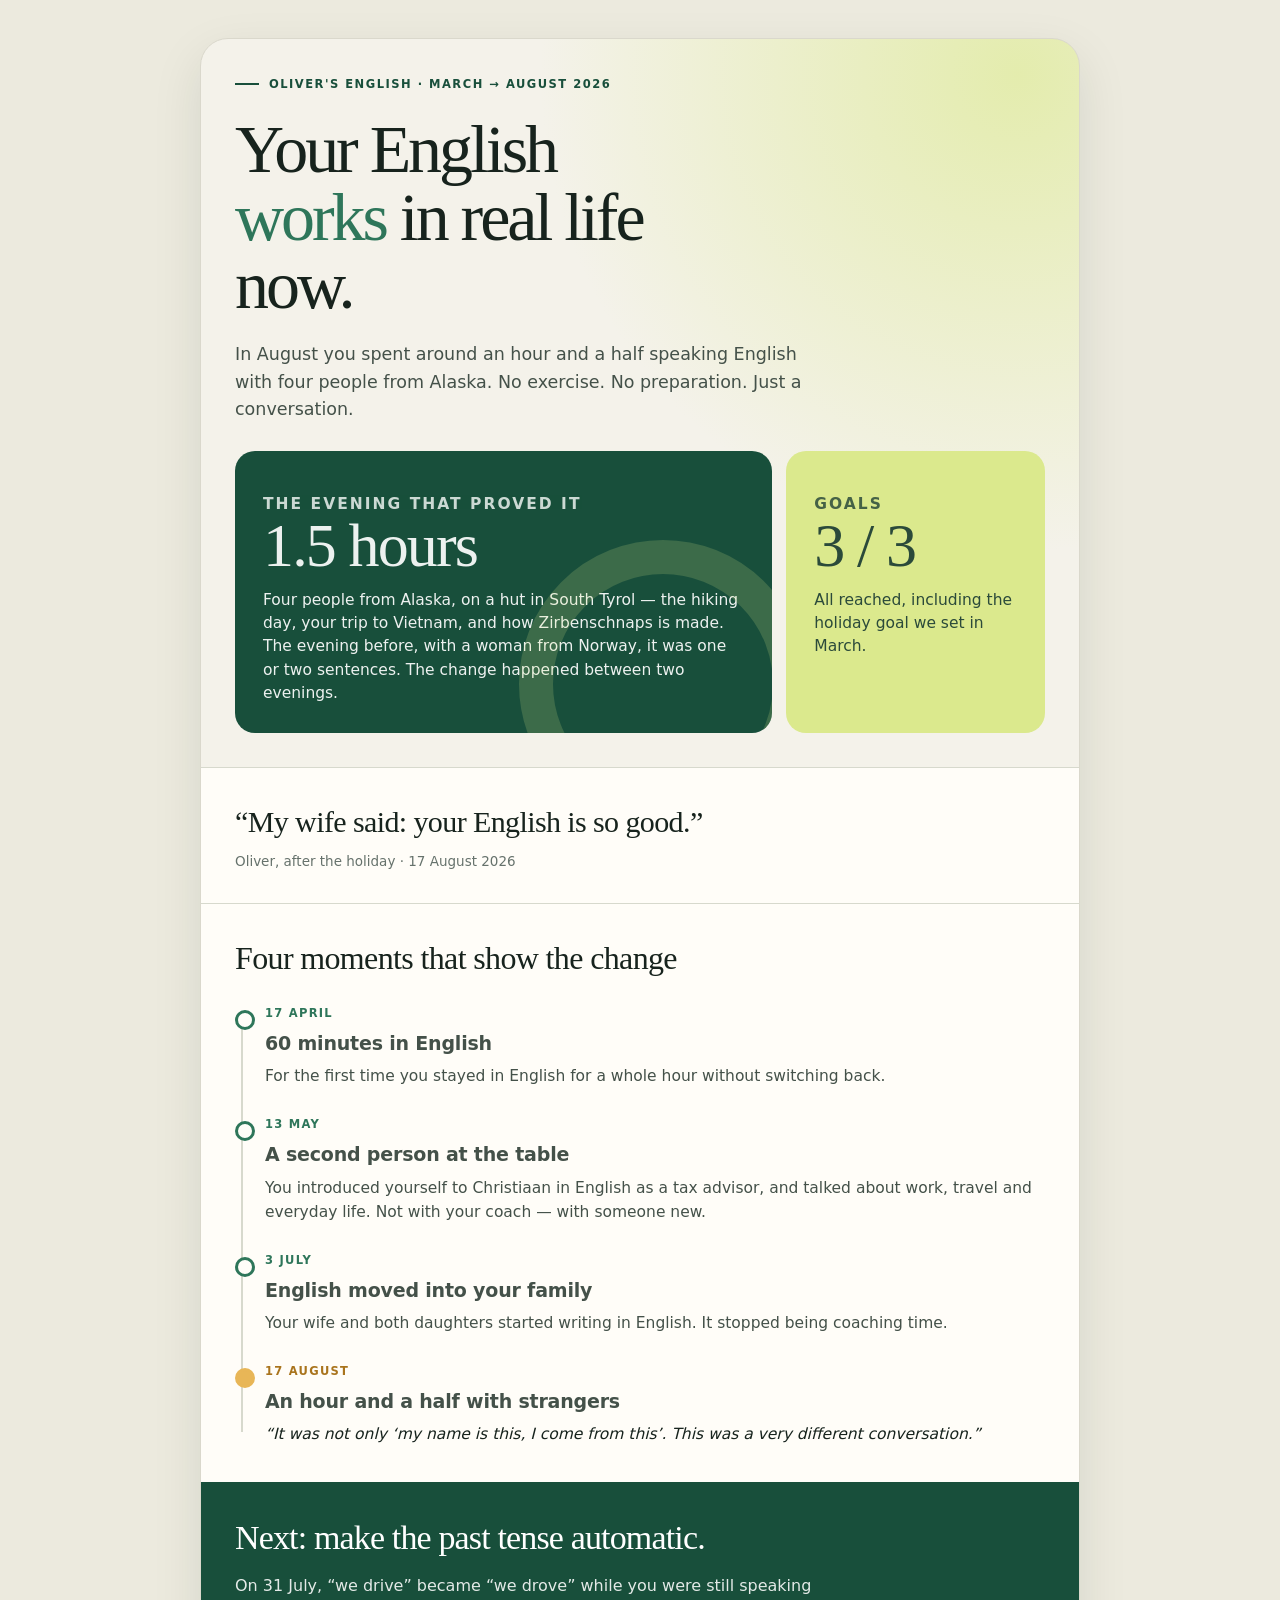
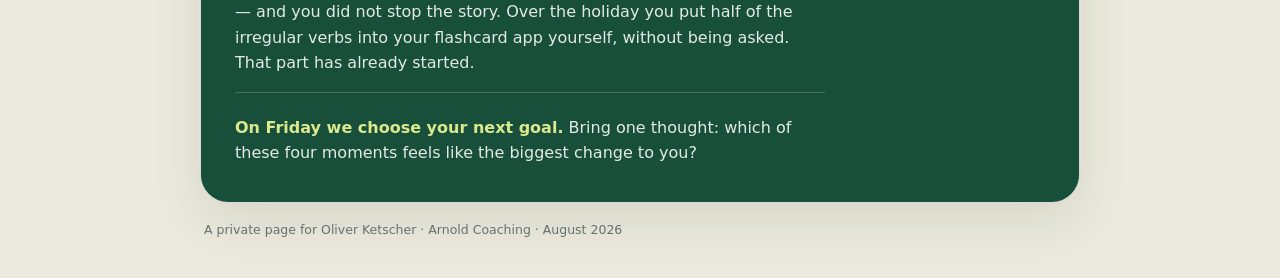
<file: progress/oliver-k-7f2b9c/index.html>
<!DOCTYPE html>
<html lang="en">
<head>
<meta charset="utf-8">
<meta name="viewport" content="width=device-width, initial-scale=1">
<title>Your English — Oliver</title>
<meta name="robots" content="noindex, nofollow, noarchive">
<meta name="description" content="A private progress page.">
<link rel="icon" type="image/png" sizes="32x32" href="/favicon-32x32.png">
<style>
  :root{
    --ink:#17231d; --muted:#66726c; --soft-ink:#445149;
    --paper:#f4f2ea; --surface:#fffdf8;
    --green:#184f3b; --green-2:#2e765a; --lime:#dbe98d; --gold:#e8b657;
    --line:#d7d9cd;
  }
  *{box-sizing:border-box}
  body{
    margin:0; padding:clamp(14px,3vw,40px) clamp(12px,3vw,24px);
    background:#eceade; color:var(--ink);
    font-family:Inter,ui-sans-serif,system-ui,-apple-system,BlinkMacSystemFont,"Segoe UI",sans-serif;
    -webkit-font-smoothing:antialiased;
  }
  .wrap{max-width:880px;margin:0 auto}
  .sheet{
    overflow:hidden;
    background:radial-gradient(circle at 93% 2%, rgba(219,233,141,.65), transparent 25%), var(--paper);
    border:1px solid #dad8cc; border-radius:clamp(18px,3vw,28px);
    box-shadow:0 18px 50px rgba(23,35,29,.10);
  }

  .hero{padding:clamp(24px,5vw,38px) clamp(20px,5vw,34px) clamp(18px,4vw,28px)}
  .eyebrow{
    display:flex;align-items:center;gap:10px;margin:0 0 clamp(16px,3vw,24px);
    color:var(--green);font-size:11.5px;font-weight:800;letter-spacing:.13em;text-transform:uppercase;
  }
  .eyebrow::before{content:"";width:24px;height:2px;background:var(--green);flex:none}
  h1{
    max-width:12ch;margin:0;
    font-family:Georgia,"Times New Roman",serif;font-weight:500;
    font-size:clamp(36px,7vw,68px);line-height:1;letter-spacing:-.045em;
  }
  h1 em{color:var(--green-2);font-style:normal}
  .lede{max-width:54ch;margin:clamp(16px,3vw,22px) 0 0;color:var(--soft-ink);font-size:clamp(16px,2.2vw,17.5px);line-height:1.55}

  .proof{
    display:grid;grid-template-columns:minmax(0,1.35fr) minmax(200px,.65fr);gap:14px;
    padding:0 clamp(20px,5vw,34px) clamp(24px,5vw,34px);
  }
  @media (max-width:640px){ .proof{grid-template-columns:1fr} }
  .card{border-radius:20px;padding:clamp(22px,4vw,28px);position:relative;overflow:hidden}
  .card.main{background:var(--green);color:#fff}
  .card.main::after{
    content:"";position:absolute;right:-35px;bottom:-95px;width:220px;height:220px;
    border:34px solid rgba(219,233,141,.18);border-radius:50%;
  }
  .card.side{background:var(--lime);color:var(--green)}
  .k{font-size:11px;font-weight:800;letter-spacing:.13em;text-transform:uppercase;opacity:.85;margin:0 0 14px}
  .card p{position:relative;margin:14px 0 0;font-size:15.5px;line-height:1.5}
  .card p.big{
    font-family:Georgia,serif;font-size:clamp(44px,8vw,62px);
    line-height:.95;letter-spacing:-.03em;margin:0;font-weight:500;
  }
  .card.main p{color:rgba(255,255,255,.92)}
  .card.side p{color:#2b4a3a}

  .quote{
    margin:0;padding:clamp(24px,5vw,34px);background:var(--surface);
    border-top:1px solid var(--line);border-bottom:1px solid var(--line);
  }
  .quote blockquote{
    margin:0;font-family:Georgia,serif;font-size:clamp(21px,3.6vw,30px);
    line-height:1.3;letter-spacing:-.02em;color:var(--ink);
  }
  .quote cite{display:block;margin-top:12px;font-style:normal;font-size:13.5px;color:var(--muted)}

  .journey{padding:clamp(26px,5vw,36px) clamp(20px,5vw,34px);background:var(--surface)}
  .journey h2{
    margin:0 0 clamp(20px,4vw,28px);font-family:Georgia,serif;font-weight:500;
    font-size:clamp(24px,4vw,32px);letter-spacing:-.02em;
  }
  ol{list-style:none;margin:0;padding:0;position:relative}
  ol::before{content:"";position:absolute;left:6px;top:8px;bottom:14px;width:2px;background:var(--line)}
  li{position:relative;padding:0 0 clamp(22px,4vw,28px) 30px}
  li:last-child{padding-bottom:0}
  li::before{
    content:"";position:absolute;left:0;top:5px;width:14px;height:14px;border-radius:50%;
    background:var(--surface);border:3px solid var(--green-2);
  }
  li:last-child::before{border-color:var(--gold);background:var(--gold)}
  .date{font-size:11.5px;font-weight:800;letter-spacing:.11em;text-transform:uppercase;color:var(--green-2)}
  li:last-child .date{color:#a9741d}
  .title{margin:6px 0 6px;font-size:clamp(17px,2.6vw,19px);font-weight:700;letter-spacing:-.01em}
  li p{margin:0;color:var(--soft-ink);font-size:15.5px;line-height:1.55}
  li p em{font-style:italic;color:var(--ink)}

  .next{padding:clamp(26px,5vw,36px) clamp(20px,5vw,34px);background:var(--green);color:#fff}
  .next h2{margin:0;font-family:Georgia,serif;font-weight:500;font-size:clamp(24px,4.4vw,34px);letter-spacing:-.025em;line-height:1.15}
  .next p{margin:16px 0 0;max-width:58ch;color:rgba(255,255,255,.88);font-size:16px;line-height:1.6}
  .friday{
    margin-top:clamp(22px,4vw,28px);padding-top:clamp(18px,3vw,22px);
    border-top:1px solid rgba(255,255,255,.2);
  }
  .friday strong{color:var(--lime)}

  footer{margin:18px 4px 0;color:var(--muted);font-size:12.5px;line-height:1.5}
</style>
</head>
<body>
<div class="wrap">
<div class="sheet">

  <div class="hero">
    <p class="eyebrow">Oliver's English · March → August 2026</p>
    <h1>Your English <em>works</em> in real life now.</h1>
    <p class="lede">In August you spent around an hour and a half speaking English with four people from Alaska. No exercise. No preparation. Just a conversation.</p>
  </div>

  <div class="proof">
    <div class="card main">
      <p class="k">The evening that proved it</p>
      <p class="big">1.5 hours</p>
      <p>Four people from Alaska, on a hut in South Tyrol — the hiking day, your trip to Vietnam, and how Zirbenschnaps is made. The evening before, with a woman from Norway, it was one or two sentences. The change happened between two evenings.</p>
    </div>
    <div class="card side">
      <p class="k">Goals</p>
      <p class="big">3 / 3</p>
      <p>All reached, including the holiday goal we set in March.</p>
    </div>
  </div>

  <div class="quote">
    <blockquote>“My wife said: your English is so good.”</blockquote>
    <cite>Oliver, after the holiday · 17 August 2026</cite>
  </div>

  <div class="journey">
    <h2>Four moments that show the change</h2>
    <ol>
      <li>
        <p class="date">17 April</p>
        <p class="title">60 minutes in English</p>
        <p>For the first time you stayed in English for a whole hour without switching back.</p>
      </li>
      <li>
        <p class="date">13 May</p>
        <p class="title">A second person at the table</p>
        <p>You introduced yourself to Christiaan in English as a tax advisor, and talked about work, travel and everyday life. Not with your coach — with someone new.</p>
      </li>
      <li>
        <p class="date">3 July</p>
        <p class="title">English moved into your family</p>
        <p>Your wife and both daughters started writing in English. It stopped being coaching time.</p>
      </li>
      <li>
        <p class="date">17 August</p>
        <p class="title">An hour and a half with strangers</p>
        <p><em>“It was not only ‘my name is this, I come from this’. This was a very different conversation.”</em></p>
      </li>
    </ol>
  </div>

  <div class="next">
    <h2>Next: make the past tense automatic.</h2>
    <p>On 31 July, “we drive” became “we drove” while you were still speaking — and you did not stop the story. Over the holiday you put half of the irregular verbs into your flashcard app yourself, without being asked. That part has already started.</p>
    <p class="friday"><strong>On Friday we choose your next goal.</strong> Bring one thought: which of these four moments feels like the biggest change to you?</p>
  </div>

</div>
<footer>A private page for Oliver Ketscher · Arnold Coaching · August 2026</footer>
</div>
</body>
</html>
</file>
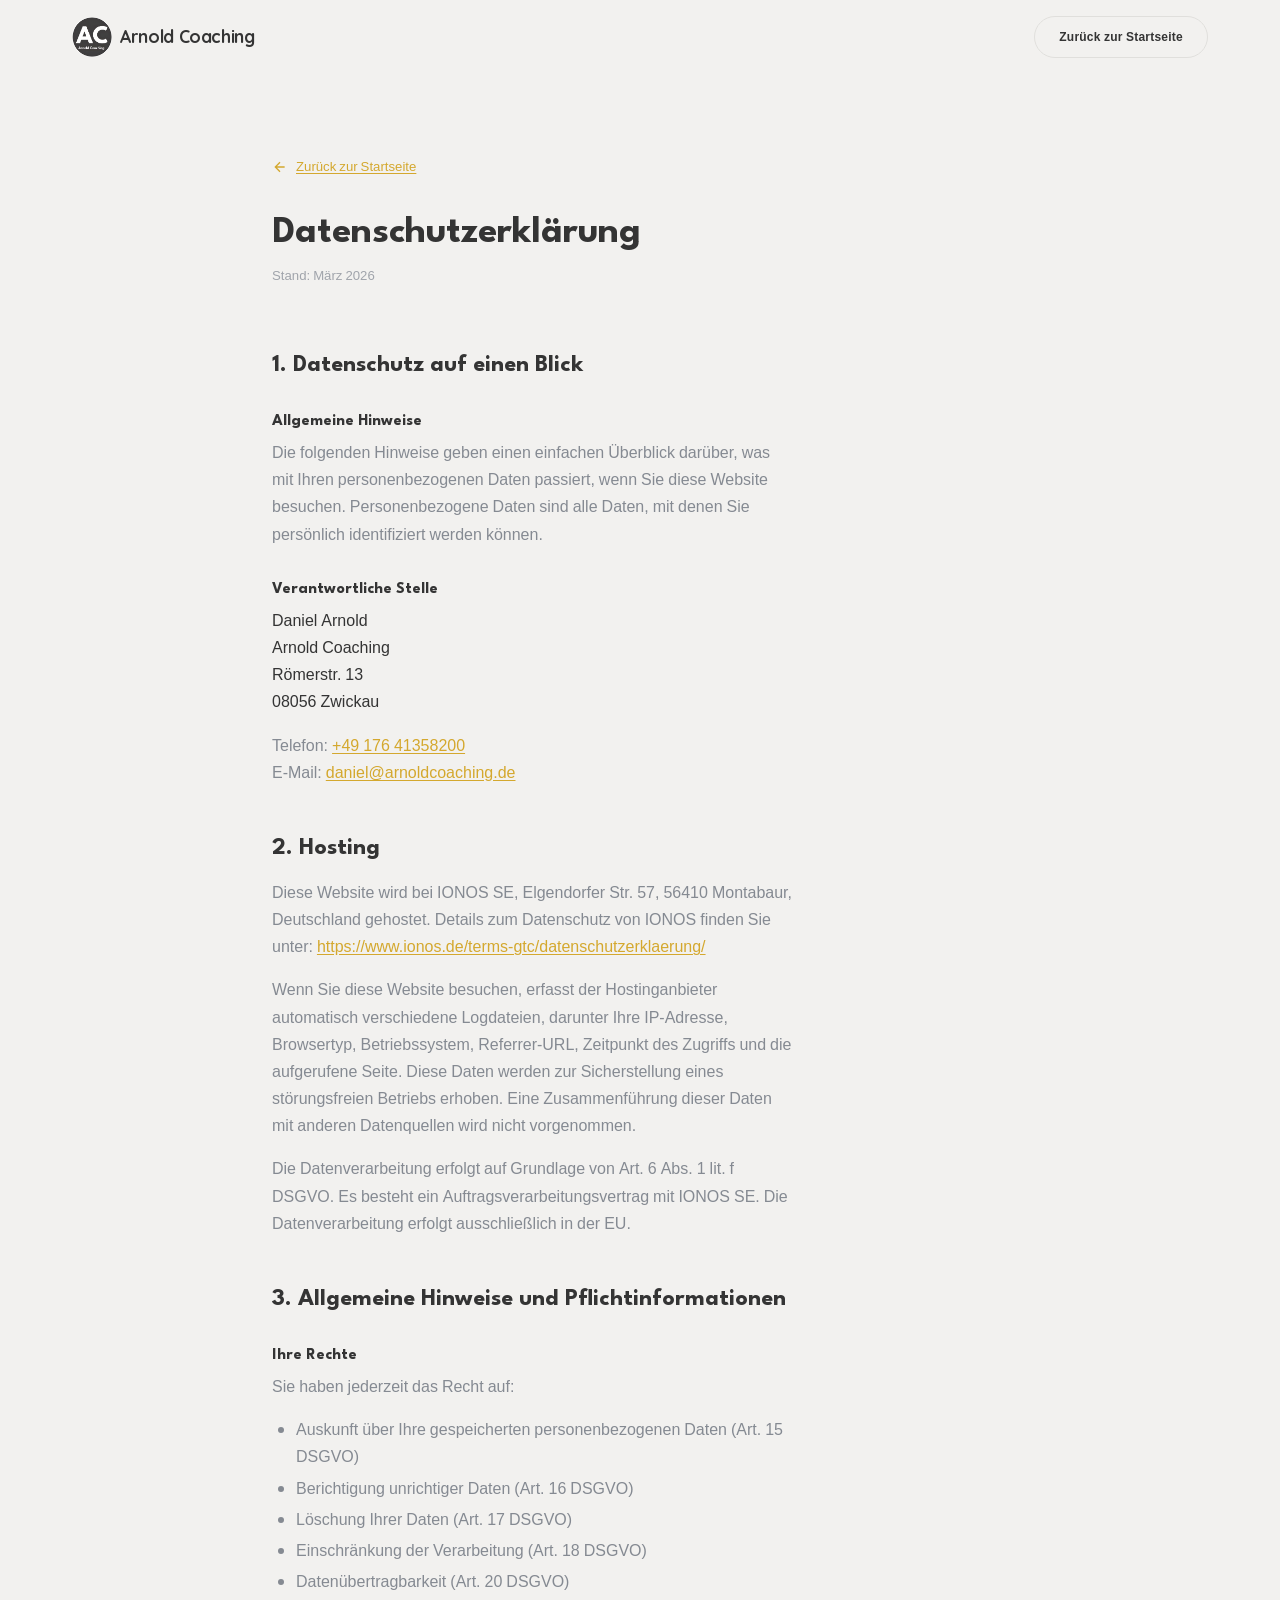
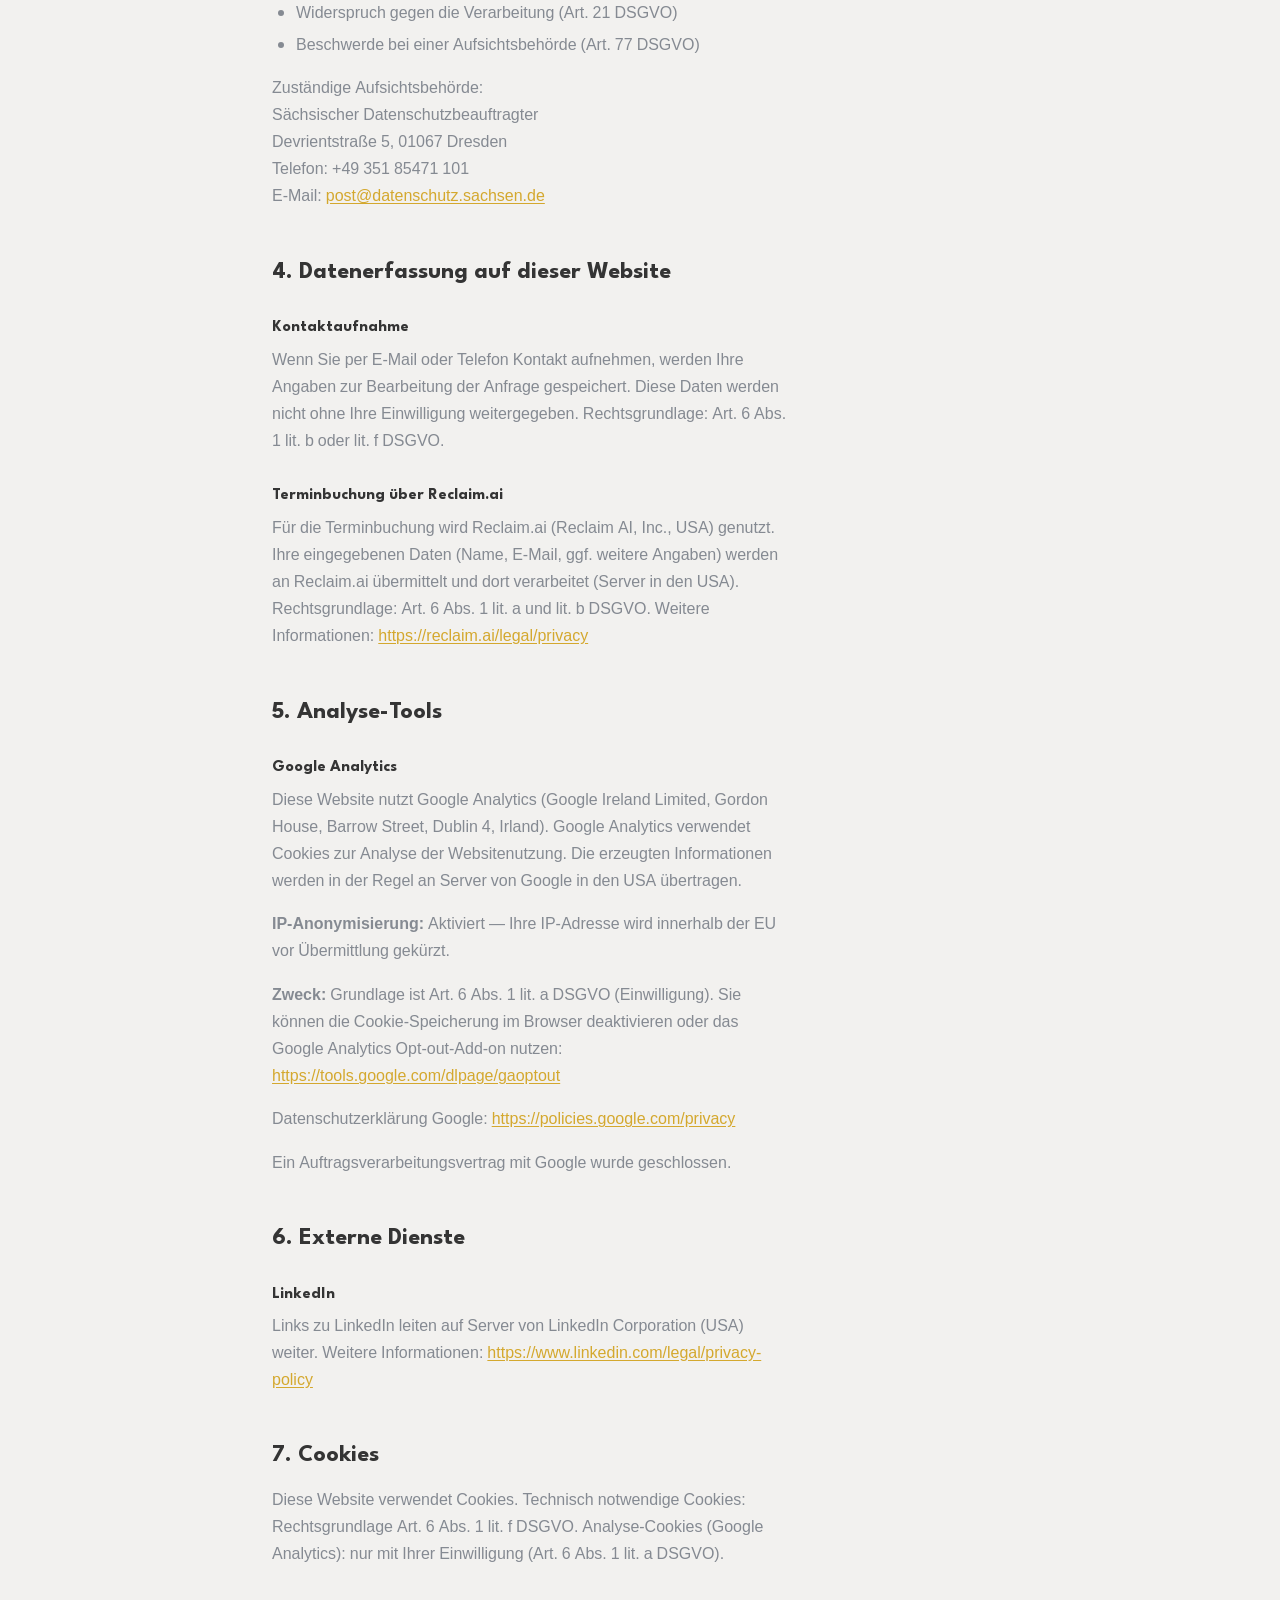
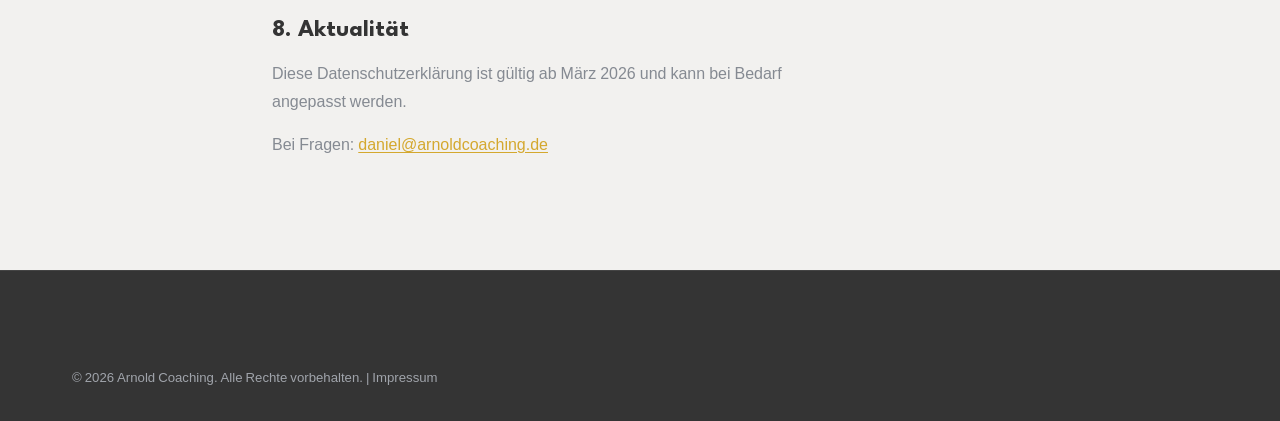
<file: datenschutz.html>
<!DOCTYPE html>
<html lang="de">
<head>
  <meta charset="UTF-8">
  <meta name="viewport" content="width=device-width, initial-scale=1.0">
  <title>Datenschutzerklärung — Arnold Coaching</title>
  <meta name="robots" content="noindex, follow">
  <link rel="icon" type="image/png" sizes="32x32" href="/favicon-32x32.png">
  <link rel="icon" type="image/png" sizes="16x16" href="/favicon-16x16.png">
  <link rel="apple-touch-icon" sizes="180x180" href="/apple-touch-icon.png">
  <link rel="stylesheet" href="css/variables.css">
  <link rel="stylesheet" href="css/reset.css">
  <link rel="stylesheet" href="css/base.css">
  <link rel="stylesheet" href="css/layout.css">
  <link rel="stylesheet" href="css/components.css">
  <link rel="stylesheet" href="css/sections.css">
  <link rel="stylesheet" href="css/responsive.css">
  <style>
    .legal {
      padding-top: calc(var(--space-3xl) + 60px);
      padding-bottom: var(--space-3xl);
    }
    .legal h1 {
      font-size: var(--fs-h2);
      margin-bottom: var(--space-xs);
    }
    .legal .legal__updated {
      font-size: var(--fs-small);
      color: var(--color-text-light);
      margin-bottom: var(--space-2xl);
    }
    .legal h2 {
      font-size: var(--fs-h3);
      margin-top: var(--space-xl);
      margin-bottom: var(--space-sm);
    }
    .legal h3 {
      font-size: var(--fs-body);
      margin-top: var(--space-lg);
      margin-bottom: var(--space-xs);
    }
    .legal p, .legal address {
      font-style: normal;
      margin-bottom: var(--space-sm);
      max-width: var(--text-max-width);
    }
    .legal ul {
      margin-bottom: var(--space-sm);
      padding-left: var(--space-md);
      max-width: var(--text-max-width);
    }
    .legal li {
      list-style: disc;
      margin-bottom: var(--space-2xs);
      color: var(--color-text-secondary);
      font-size: var(--fs-body);
      line-height: var(--lh-body);
    }
    .legal a {
      color: var(--color-primary-hover);
      text-decoration: underline;
      text-underline-offset: 2px;
    }
    .legal a:hover {
      color: var(--color-text-primary);
    }
    .legal__back {
      display: inline-flex;
      align-items: center;
      gap: var(--space-xs);
      margin-bottom: var(--space-lg);
      font-size: var(--fs-small);
      font-weight: var(--fw-medium);
      color: var(--color-text-secondary);
    }
    .legal__back:hover {
      color: var(--color-text-primary);
    }
  </style>
</head>
<body>

  <header class="nav" id="nav">
    <div class="container nav__inner">
      <a href="index.html" class="nav__logo">
        <img src="assets/images/logo-arnold-coaching.jpg" alt="Arnold Coaching" width="40" height="40">
        <span>Arnold Coaching</span>
      </a>
      <a href="index.html" class="btn btn--ghost btn--sm nav__cta">Zurück zur Startseite</a>
    </div>
  </header>

  <main class="legal">
    <div class="container container--narrow">
      <a href="index.html" class="legal__back">
        <svg width="16" height="16" viewBox="0 0 24 24" fill="none" stroke="currentColor" stroke-width="2"><path d="M19 12H5M12 19l-7-7 7-7"/></svg>
        Zurück zur Startseite
      </a>

      <h1>Datenschutzerklärung</h1>
      <p class="legal__updated">Stand: März 2026</p>

      <h2>1. Datenschutz auf einen Blick</h2>

      <h3>Allgemeine Hinweise</h3>
      <p>Die folgenden Hinweise geben einen einfachen Überblick darüber, was mit Ihren personenbezogenen Daten passiert, wenn Sie diese Website besuchen. Personenbezogene Daten sind alle Daten, mit denen Sie persönlich identifiziert werden können.</p>

      <h3>Verantwortliche Stelle</h3>
      <address>
        Daniel Arnold<br>
        Arnold Coaching<br>
        Römerstr. 13<br>
        08056 Zwickau
      </address>
      <p>
        Telefon: <a href="tel:+4917641358200">+49 176 41358200</a><br>
        E-Mail: <a href="mailto:daniel@arnoldcoaching.de">daniel@arnoldcoaching.de</a>
      </p>

      <h2>2. Hosting</h2>
      <p>Diese Website wird bei IONOS SE, Elgendorfer Str. 57, 56410 Montabaur, Deutschland gehostet. Details zum Datenschutz von IONOS finden Sie unter: <a href="https://www.ionos.de/terms-gtc/datenschutzerklaerung/" target="_blank" rel="noopener">https://www.ionos.de/terms-gtc/datenschutzerklaerung/</a></p>
      <p>Wenn Sie diese Website besuchen, erfasst der Hostinganbieter automatisch verschiedene Logdateien, darunter Ihre IP-Adresse, Browsertyp, Betriebssystem, Referrer-URL, Zeitpunkt des Zugriffs und die aufgerufene Seite. Diese Daten werden zur Sicherstellung eines störungsfreien Betriebs erhoben. Eine Zusammenführung dieser Daten mit anderen Datenquellen wird nicht vorgenommen.</p>
      <p>Die Datenverarbeitung erfolgt auf Grundlage von Art. 6 Abs. 1 lit. f DSGVO. Es besteht ein Auftragsverarbeitungsvertrag mit IONOS SE. Die Datenverarbeitung erfolgt ausschließlich in der EU.</p>

      <h2>3. Allgemeine Hinweise und Pflichtinformationen</h2>

      <h3>Ihre Rechte</h3>
      <p>Sie haben jederzeit das Recht auf:</p>
      <ul>
        <li>Auskunft über Ihre gespeicherten personenbezogenen Daten (Art. 15 DSGVO)</li>
        <li>Berichtigung unrichtiger Daten (Art. 16 DSGVO)</li>
        <li>Löschung Ihrer Daten (Art. 17 DSGVO)</li>
        <li>Einschränkung der Verarbeitung (Art. 18 DSGVO)</li>
        <li>Datenübertragbarkeit (Art. 20 DSGVO)</li>
        <li>Widerspruch gegen die Verarbeitung (Art. 21 DSGVO)</li>
        <li>Beschwerde bei einer Aufsichtsbehörde (Art. 77 DSGVO)</li>
      </ul>
      <p>
        Zuständige Aufsichtsbehörde:<br>
        Sächsischer Datenschutzbeauftragter<br>
        Devrientstraße 5, 01067 Dresden<br>
        Telefon: +49 351 85471 101<br>
        E-Mail: <a href="mailto:post@datenschutz.sachsen.de">post@datenschutz.sachsen.de</a>
      </p>

      <h2>4. Datenerfassung auf dieser Website</h2>

      <h3>Kontaktaufnahme</h3>
      <p>Wenn Sie per E-Mail oder Telefon Kontakt aufnehmen, werden Ihre Angaben zur Bearbeitung der Anfrage gespeichert. Diese Daten werden nicht ohne Ihre Einwilligung weitergegeben. Rechtsgrundlage: Art. 6 Abs. 1 lit. b oder lit. f DSGVO.</p>

      <h3>Terminbuchung über Reclaim.ai</h3>
      <p>Für die Terminbuchung wird Reclaim.ai (Reclaim AI, Inc., USA) genutzt. Ihre eingegebenen Daten (Name, E-Mail, ggf. weitere Angaben) werden an Reclaim.ai übermittelt und dort verarbeitet (Server in den USA). Rechtsgrundlage: Art. 6 Abs. 1 lit. a und lit. b DSGVO. Weitere Informationen: <a href="https://reclaim.ai/legal/privacy" target="_blank" rel="noopener">https://reclaim.ai/legal/privacy</a></p>

      <h2>5. Analyse-Tools</h2>

      <h3>Google Analytics</h3>
      <p>Diese Website nutzt Google Analytics (Google Ireland Limited, Gordon House, Barrow Street, Dublin 4, Irland). Google Analytics verwendet Cookies zur Analyse der Websitenutzung. Die erzeugten Informationen werden in der Regel an Server von Google in den USA übertragen.</p>
      <p><strong>IP-Anonymisierung:</strong> Aktiviert — Ihre IP-Adresse wird innerhalb der EU vor Übermittlung gekürzt.</p>
      <p><strong>Zweck:</strong> Grundlage ist Art. 6 Abs. 1 lit. a DSGVO (Einwilligung). Sie können die Cookie-Speicherung im Browser deaktivieren oder das Google Analytics Opt-out-Add-on nutzen: <a href="https://tools.google.com/dlpage/gaoptout" target="_blank" rel="noopener">https://tools.google.com/dlpage/gaoptout</a></p>
      <p>Datenschutzerklärung Google: <a href="https://policies.google.com/privacy" target="_blank" rel="noopener">https://policies.google.com/privacy</a></p>
      <p>Ein Auftragsverarbeitungsvertrag mit Google wurde geschlossen.</p>

      <h2>6. Externe Dienste</h2>

      <h3>LinkedIn</h3>
      <p>Links zu LinkedIn leiten auf Server von LinkedIn Corporation (USA) weiter. Weitere Informationen: <a href="https://www.linkedin.com/legal/privacy-policy" target="_blank" rel="noopener">https://www.linkedin.com/legal/privacy-policy</a></p>

      <h2>7. Cookies</h2>
      <p>Diese Website verwendet Cookies. Technisch notwendige Cookies: Rechtsgrundlage Art. 6 Abs. 1 lit. f DSGVO. Analyse-Cookies (Google Analytics): nur mit Ihrer Einwilligung (Art. 6 Abs. 1 lit. a DSGVO).</p>

      <h2>8. Aktualität</h2>
      <p>Diese Datenschutzerklärung ist gültig ab März 2026 und kann bei Bedarf angepasst werden.</p>
      <p>Bei Fragen: <a href="mailto:daniel@arnoldcoaching.de">daniel@arnoldcoaching.de</a></p>
    </div>
  </main>

  <footer class="footer">
    <div class="container footer__bottom">
      <p>&copy; 2026 Arnold Coaching. Alle Rechte vorbehalten. | <a href="impressum.html">Impressum</a></p>
    </div>
  </footer>

</body>
</html>
</file>
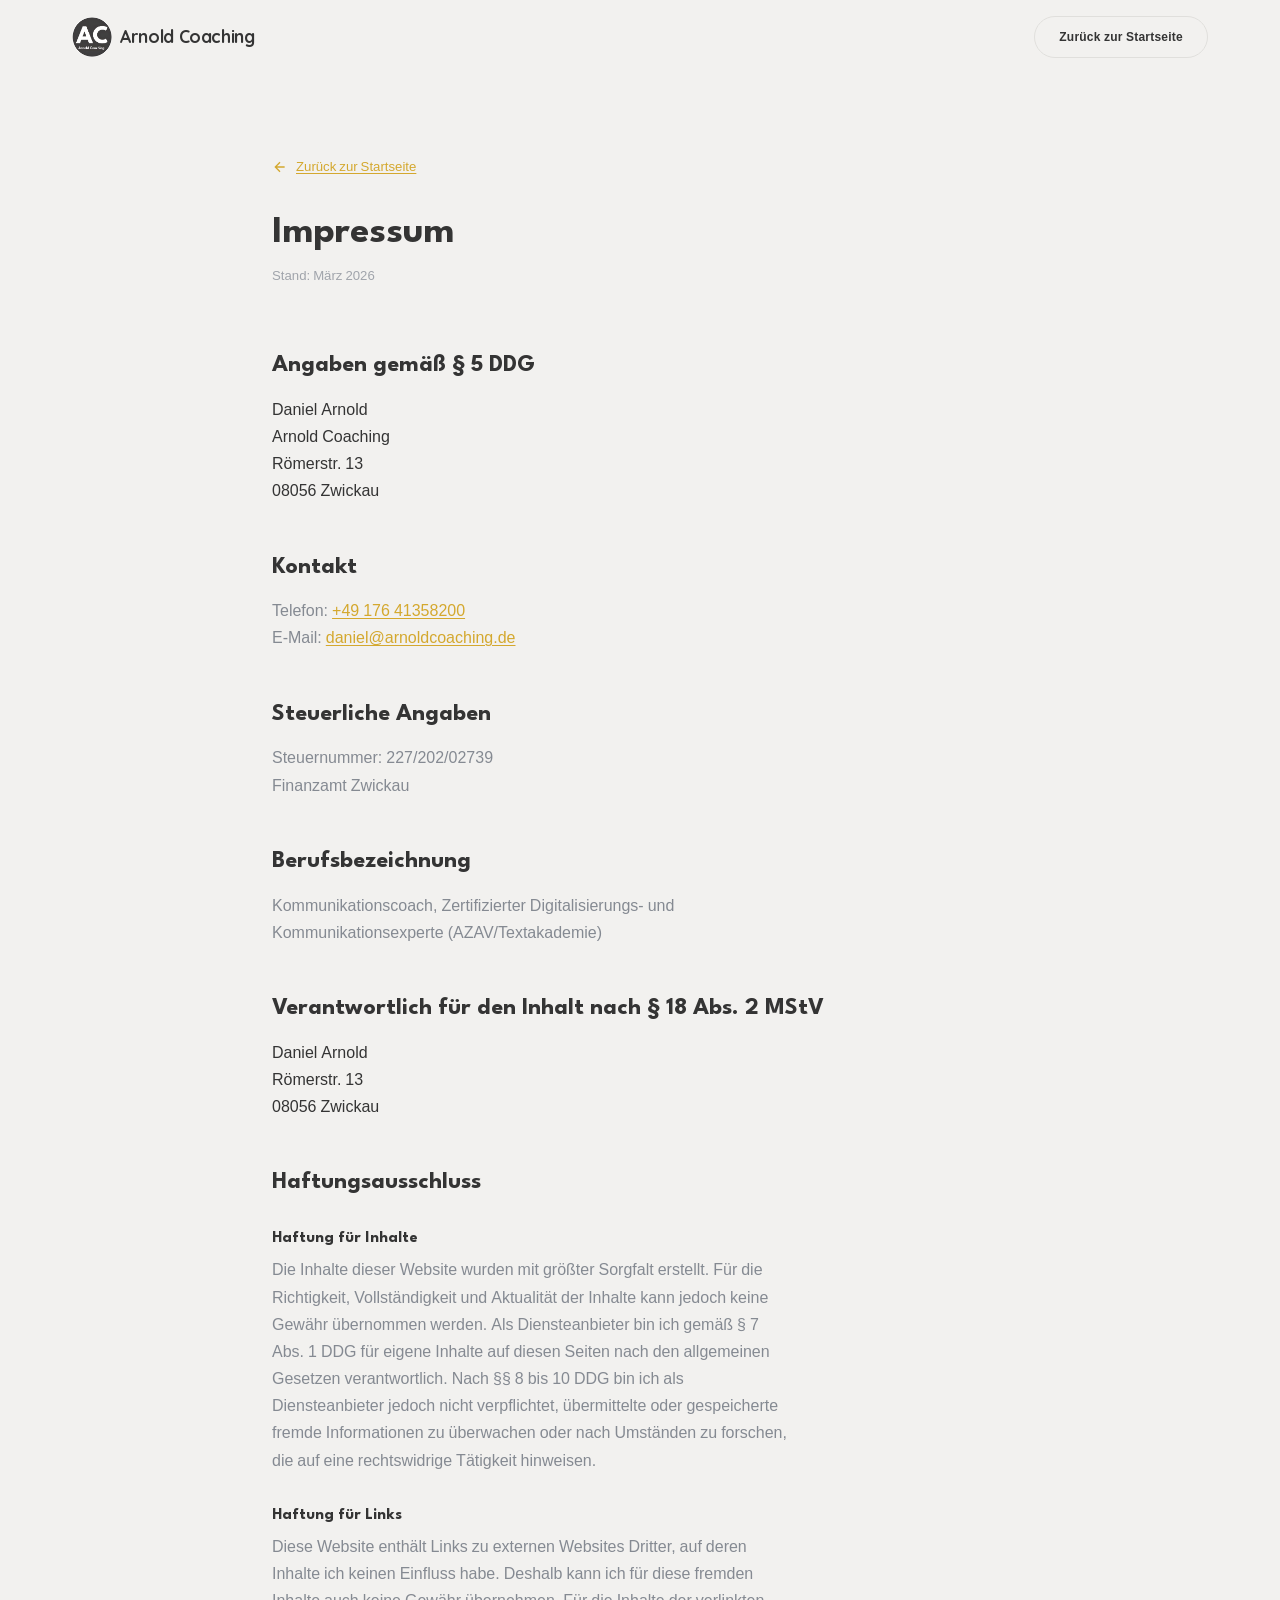
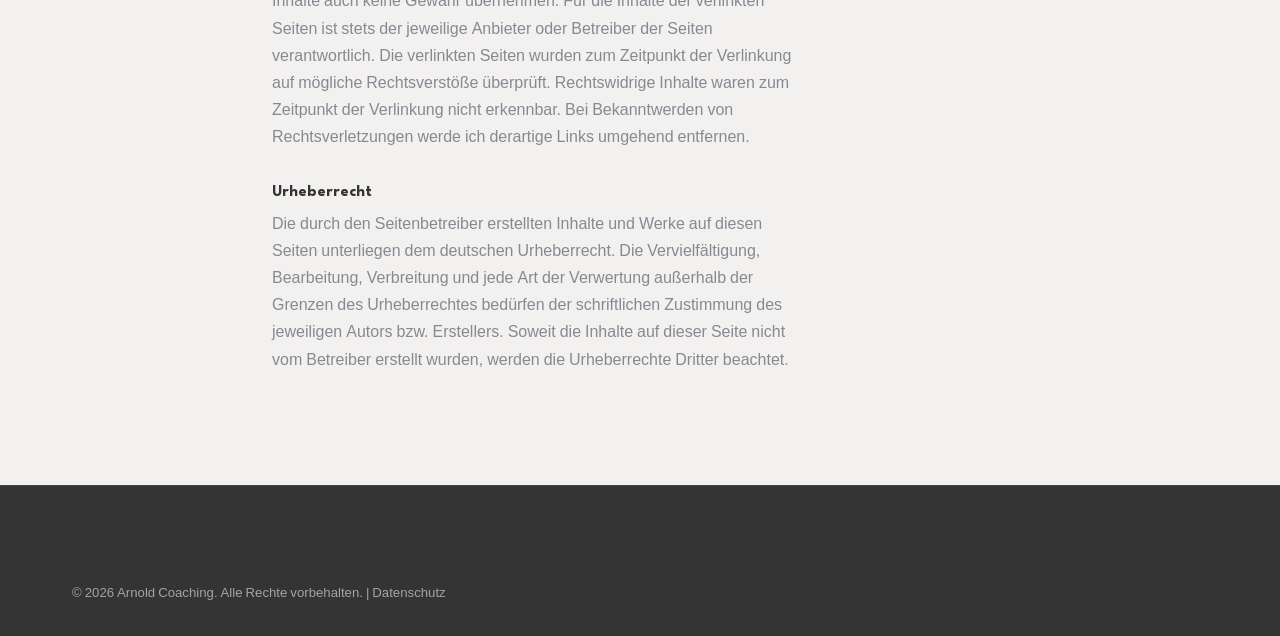
<file: impressum.html>
<!DOCTYPE html>
<html lang="de">
<head>
  <meta charset="UTF-8">
  <meta name="viewport" content="width=device-width, initial-scale=1.0">
  <title>Impressum — Arnold Coaching</title>
  <meta name="robots" content="noindex, follow">
  <link rel="icon" type="image/png" sizes="32x32" href="/favicon-32x32.png">
  <link rel="icon" type="image/png" sizes="16x16" href="/favicon-16x16.png">
  <link rel="apple-touch-icon" sizes="180x180" href="/apple-touch-icon.png">
  <link rel="stylesheet" href="css/variables.css">
  <link rel="stylesheet" href="css/reset.css">
  <link rel="stylesheet" href="css/base.css">
  <link rel="stylesheet" href="css/layout.css">
  <link rel="stylesheet" href="css/components.css">
  <link rel="stylesheet" href="css/sections.css">
  <link rel="stylesheet" href="css/responsive.css">
  <style>
    .legal {
      padding-top: calc(var(--space-3xl) + 60px);
      padding-bottom: var(--space-3xl);
    }
    .legal h1 {
      font-size: var(--fs-h2);
      margin-bottom: var(--space-xs);
    }
    .legal .legal__updated {
      font-size: var(--fs-small);
      color: var(--color-text-light);
      margin-bottom: var(--space-2xl);
    }
    .legal h2 {
      font-size: var(--fs-h3);
      margin-top: var(--space-xl);
      margin-bottom: var(--space-sm);
    }
    .legal h3 {
      font-size: var(--fs-body);
      margin-top: var(--space-lg);
      margin-bottom: var(--space-xs);
    }
    .legal p, .legal address {
      font-style: normal;
      margin-bottom: var(--space-sm);
      max-width: var(--text-max-width);
    }
    .legal a {
      color: var(--color-primary-hover);
      text-decoration: underline;
      text-underline-offset: 2px;
    }
    .legal a:hover {
      color: var(--color-text-primary);
    }
    .legal__back {
      display: inline-flex;
      align-items: center;
      gap: var(--space-xs);
      margin-bottom: var(--space-lg);
      font-size: var(--fs-small);
      font-weight: var(--fw-medium);
      color: var(--color-text-secondary);
    }
    .legal__back:hover {
      color: var(--color-text-primary);
    }
  </style>
</head>
<body>

  <header class="nav" id="nav">
    <div class="container nav__inner">
      <a href="index.html" class="nav__logo">
        <img src="assets/images/logo-arnold-coaching.jpg" alt="Arnold Coaching" width="40" height="40">
        <span>Arnold Coaching</span>
      </a>
      <a href="index.html" class="btn btn--ghost btn--sm nav__cta">Zurück zur Startseite</a>
    </div>
  </header>

  <main class="legal">
    <div class="container container--narrow">
      <a href="index.html" class="legal__back">
        <svg width="16" height="16" viewBox="0 0 24 24" fill="none" stroke="currentColor" stroke-width="2"><path d="M19 12H5M12 19l-7-7 7-7"/></svg>
        Zurück zur Startseite
      </a>

      <h1>Impressum</h1>
      <p class="legal__updated">Stand: März 2026</p>

      <h2>Angaben gemäß § 5 DDG</h2>
      <address>
        Daniel Arnold<br>
        Arnold Coaching<br>
        Römerstr. 13<br>
        08056 Zwickau
      </address>

      <h2>Kontakt</h2>
      <p>
        Telefon: <a href="tel:+4917641358200">+49 176 41358200</a><br>
        E-Mail: <a href="mailto:daniel@arnoldcoaching.de">daniel@arnoldcoaching.de</a>
      </p>

      <h2>Steuerliche Angaben</h2>
      <p>
        Steuernummer: 227/202/02739<br>
        Finanzamt Zwickau
      </p>

      <h2>Berufsbezeichnung</h2>
      <p>Kommunikationscoach, Zertifizierter Digitalisierungs- und Kommunikationsexperte (AZAV/Textakademie)</p>

      <h2>Verantwortlich für den Inhalt nach § 18 Abs. 2 MStV</h2>
      <address>
        Daniel Arnold<br>
        Römerstr. 13<br>
        08056 Zwickau
      </address>

      <h2>Haftungsausschluss</h2>

      <h3>Haftung für Inhalte</h3>
      <p>Die Inhalte dieser Website wurden mit größter Sorgfalt erstellt. Für die Richtigkeit, Vollständigkeit und Aktualität der Inhalte kann jedoch keine Gewähr übernommen werden. Als Diensteanbieter bin ich gemäß § 7 Abs. 1 DDG für eigene Inhalte auf diesen Seiten nach den allgemeinen Gesetzen verantwortlich. Nach §§ 8 bis 10 DDG bin ich als Diensteanbieter jedoch nicht verpflichtet, übermittelte oder gespeicherte fremde Informationen zu überwachen oder nach Umständen zu forschen, die auf eine rechtswidrige Tätigkeit hinweisen.</p>

      <h3>Haftung für Links</h3>
      <p>Diese Website enthält Links zu externen Websites Dritter, auf deren Inhalte ich keinen Einfluss habe. Deshalb kann ich für diese fremden Inhalte auch keine Gewähr übernehmen. Für die Inhalte der verlinkten Seiten ist stets der jeweilige Anbieter oder Betreiber der Seiten verantwortlich. Die verlinkten Seiten wurden zum Zeitpunkt der Verlinkung auf mögliche Rechtsverstöße überprüft. Rechtswidrige Inhalte waren zum Zeitpunkt der Verlinkung nicht erkennbar. Bei Bekanntwerden von Rechtsverletzungen werde ich derartige Links umgehend entfernen.</p>

      <h3>Urheberrecht</h3>
      <p>Die durch den Seitenbetreiber erstellten Inhalte und Werke auf diesen Seiten unterliegen dem deutschen Urheberrecht. Die Vervielfältigung, Bearbeitung, Verbreitung und jede Art der Verwertung außerhalb der Grenzen des Urheberrechtes bedürfen der schriftlichen Zustimmung des jeweiligen Autors bzw. Erstellers. Soweit die Inhalte auf dieser Seite nicht vom Betreiber erstellt wurden, werden die Urheberrechte Dritter beachtet.</p>
    </div>
  </main>

  <footer class="footer">
    <div class="container footer__bottom">
      <p>&copy; 2026 Arnold Coaching. Alle Rechte vorbehalten. | <a href="datenschutz.html">Datenschutz</a></p>
    </div>
  </footer>

</body>
</html>
</file>
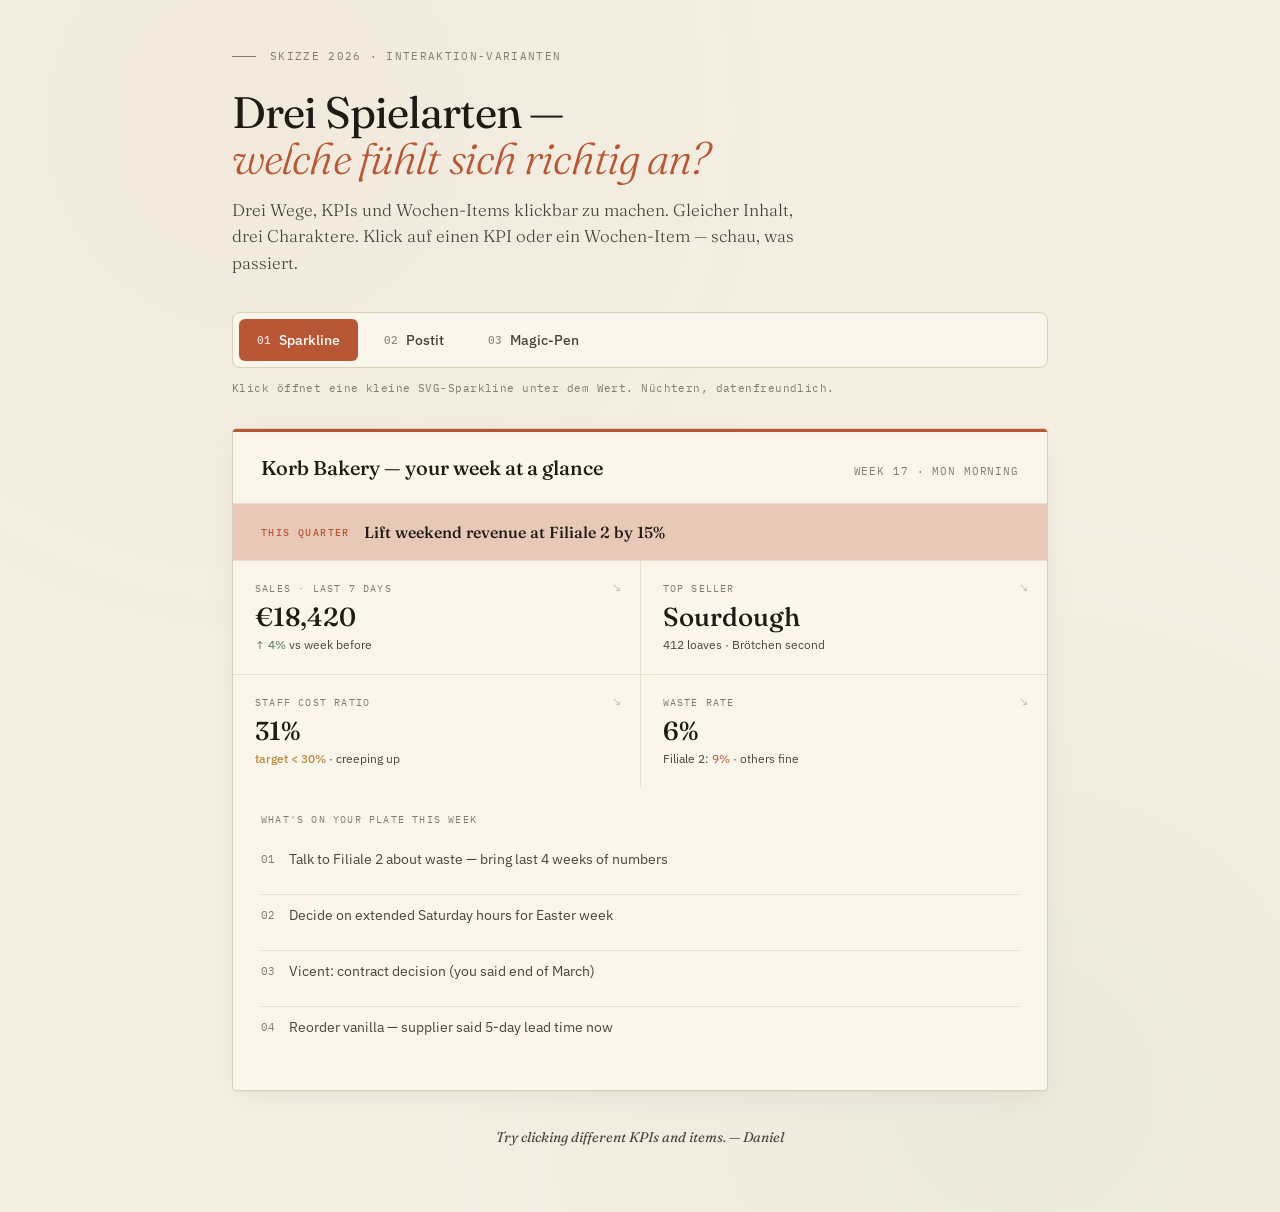
<file: skizze2026/varianten.html>
<!DOCTYPE html>
<html lang="de">
<head>
<meta charset="UTF-8">
<meta name="viewport" content="width=device-width, initial-scale=1.0">
<meta name="robots" content="noindex,nofollow">
<title>Interaktion-Varianten — Skizze 2026</title>
<link rel="preconnect" href="https://fonts.googleapis.com">
<link rel="preconnect" href="https://fonts.gstatic.com" crossorigin>
<link href="https://fonts.googleapis.com/css2?family=Caveat:wght@500;600&family=Fraunces:opsz,wght@9..144,300;9..144,400;9..144,500;9..144,600&family=IBM+Plex+Mono:wght@400;500&family=IBM+Plex+Sans:wght@300;400;500;600&display=swap" rel="stylesheet">
<style>
  :root {
    --cream: #F4EFE3;
    --paper: #FAF6EC;
    --ink: #1E1A14;
    --ink-soft: #4A4339;
    --ink-mute: #847C6E;
    --rule: #D9D0B9;
    --rule-soft: #E8E0CD;
    --bakery: #B85735;
    --bakery-soft: #E8C9B8;
    --warn: #B8893B;
    --postit: #FCEAA0;
    --accent: var(--bakery);
    --accent-soft: var(--bakery-soft);
  }

  * { box-sizing: border-box; margin: 0; padding: 0; }

  html, body {
    background: var(--cream);
    color: var(--ink);
    font-family: 'IBM Plex Sans', sans-serif;
    line-height: 1.5;
    -webkit-font-smoothing: antialiased;
    min-height: 100vh;
  }

  body {
    background-image:
      radial-gradient(circle at 20% 10%, rgba(184, 87, 53, 0.04) 0%, transparent 40%),
      radial-gradient(circle at 80% 90%, rgba(42, 74, 62, 0.04) 0%, transparent 40%);
  }

  .stage {
    max-width: 880px;
    margin: 0 auto;
    padding: 48px 32px 64px;
  }

  .preamble {
    display: flex; align-items: center; gap: 14px;
    font-family: 'IBM Plex Mono', monospace;
    font-size: 11px; letter-spacing: 0.12em;
    text-transform: uppercase; color: var(--ink-mute);
    margin-bottom: 24px;
  }
  .preamble::before { content:''; width:24px; height:1px; background:var(--ink-mute); }

  h1 {
    font-family: 'Fraunces', serif;
    font-weight: 400; font-size: clamp(32px, 5vw, 44px);
    line-height: 1.05; letter-spacing: -0.02em;
    margin-bottom: 16px;
  }
  h1 em { font-style: italic; font-weight: 300; color: var(--accent); }

  .lede {
    font-family: 'Fraunces', serif; font-weight: 300;
    font-size: 17px; line-height: 1.55; color: var(--ink-soft);
    max-width: 580px; margin-bottom: 36px;
  }

  /* TAB-SELECTOR */
  .variants {
    display: flex; gap: 8px; flex-wrap: wrap;
    background: var(--paper);
    border: 1px solid var(--rule);
    border-radius: 8px;
    padding: 6px;
    margin-bottom: 8px;
  }
  .variants button {
    appearance: none; background: none; border: none;
    cursor: pointer; padding: 12px 18px;
    font-family: 'IBM Plex Sans', sans-serif;
    font-size: 14px; font-weight: 500;
    color: var(--ink-soft); border-radius: 6px;
    display: flex; align-items: center; gap: 8px;
    transition: all 0.25s ease;
  }
  .variants button .num {
    font-family: 'IBM Plex Mono', monospace;
    font-size: 11px; opacity: 0.6;
  }
  .variants button:hover { color: var(--ink); background: var(--rule-soft); }
  .variants button.active {
    background: var(--accent); color: white;
  }
  .variants button.active .num { opacity: 0.8; }

  .variant-desc {
    font-family: 'IBM Plex Mono', monospace;
    font-size: 11px; letter-spacing: 0.04em;
    color: var(--ink-mute); margin: 12px 0 32px;
    line-height: 1.5;
  }

  /* DASHBOARD */
  .dashboard {
    background: var(--paper);
    border: 1px solid var(--rule);
    border-radius: 4px;
    overflow: hidden;
    box-shadow: 0 1px 0 rgba(30,26,20,0.04), 0 8px 32px -8px rgba(30,26,20,0.08);
    position: relative;
  }
  .dashboard::before {
    content: ''; position: absolute; top:0; left:0; right:0; height:3px;
    background: var(--accent);
  }

  .dash-header {
    padding: 24px 28px 20px;
    border-bottom: 1px solid var(--rule-soft);
    display: flex; justify-content: space-between; align-items: baseline;
    gap: 16px; flex-wrap: wrap;
  }
  .dash-title { font-family:'Fraunces',serif; font-size:20px; font-weight:500; }
  .dash-meta {
    font-family:'IBM Plex Mono',monospace; font-size:11px;
    letter-spacing:0.08em; color:var(--ink-mute); text-transform:uppercase;
  }

  .quarter {
    padding: 16px 28px;
    background: var(--accent-soft);
    border-bottom: 1px solid var(--rule-soft);
    display: flex; align-items: center; gap: 14px;
  }
  .quarter-label {
    font-family:'IBM Plex Mono',monospace; font-size:10px;
    letter-spacing:0.14em; text-transform:uppercase; color:var(--accent);
    font-weight:500; flex-shrink:0;
  }
  .quarter-text { font-family:'Fraunces',serif; font-size:16px; font-weight:500; }

  /* KPI GRID */
  .kpi-grid {
    display: grid;
    grid-template-columns: repeat(2, 1fr);
    gap: 1px; background: var(--rule-soft);
  }
  .kpi {
    background: var(--paper); padding: 20px 22px;
    cursor: pointer;
    position: relative;
    transition: background 0.2s ease;
  }
  .kpi:hover { background: #fdfaf1; }
  .kpi-label {
    font-family:'IBM Plex Mono',monospace; font-size:10px;
    letter-spacing:0.12em; text-transform:uppercase;
    color:var(--ink-mute); margin-bottom:8px;
  }
  .kpi-value {
    font-family:'Fraunces',serif; font-size:26px; font-weight:500;
    line-height:1; margin-bottom:6px;
  }
  .kpi-meta { font-size:12px; color:var(--ink-soft); }
  .kpi-meta .up { color:#4A7A4A; }
  .kpi-meta .down { color:#B85735; }
  .kpi-meta .warn { color:var(--warn); font-weight:500; }

  /* WEEK LIST */
  .week-list { padding: 24px 28px 28px; }
  .week-label {
    font-family:'IBM Plex Mono',monospace; font-size:10px;
    letter-spacing:0.12em; text-transform:uppercase;
    color:var(--ink-mute); margin-bottom:12px;
  }
  .week-item {
    display:flex; gap:14px; padding:10px 0;
    border-bottom: 1px solid var(--rule-soft);
    cursor: pointer; position: relative;
    font-size: 14px; color: var(--ink-soft);
    transition: color 0.2s ease;
  }
  .week-item:last-child { border-bottom: none; }
  .week-item:hover { color: var(--ink); }
  .week-item .marker {
    font-family:'IBM Plex Mono',monospace; font-size:11px;
    color:var(--ink-mute); flex-shrink:0; padding-top:2px;
  }

  /* === KONZEPT 1: SPARKLINE (Inline-Expand) === */
  body[data-pattern="sparkline"] .kpi::after {
    content: '↘';
    position: absolute; right: 18px; top: 18px;
    font-size: 12px; color: var(--ink-mute); opacity: 0.5;
    transition: transform 0.3s ease, opacity 0.2s;
  }
  body[data-pattern="sparkline"] .kpi:hover::after { opacity: 1; }
  body[data-pattern="sparkline"] .kpi.expanded::after { transform: rotate(180deg); opacity: 1; }
  body[data-pattern="sparkline"] .kpi-detail {
    max-height: 0; overflow: hidden;
    transition: max-height 0.4s ease, margin-top 0.3s ease;
  }
  body[data-pattern="sparkline"] .kpi.expanded .kpi-detail {
    max-height: 120px; margin-top: 14px;
  }
  body[data-pattern="sparkline"] .kpi-detail svg {
    width: 100%; height: 36px; display: block;
  }
  body[data-pattern="sparkline"] .kpi-detail-hint {
    font-family:'IBM Plex Mono',monospace; font-size:10px;
    color:var(--ink-mute); letter-spacing:0.04em; margin-top:6px;
  }
  body[data-pattern="sparkline"] .week-item-actions {
    max-height: 0; overflow: hidden;
    transition: max-height 0.3s ease;
    width: 100%;
  }
  body[data-pattern="sparkline"] .week-item.expanded .week-item-actions {
    max-height: 50px; margin-top: 10px;
  }
  body[data-pattern="sparkline"] .week-item {
    flex-wrap: wrap;
  }
  body[data-pattern="sparkline"] .action-btn {
    appearance: none; background: var(--rule-soft); border: none;
    border-radius: 4px; padding: 6px 12px; cursor: pointer;
    font-family:'IBM Plex Sans',sans-serif; font-size:12px;
    color: var(--ink-soft); margin-right: 6px;
    transition: background 0.2s;
  }
  body[data-pattern="sparkline"] .action-btn:hover { background: var(--accent-soft); color: var(--ink); }

  /* === KONZEPT 2: POSTIT === */
  body[data-pattern="postit"] .postit {
    position: absolute;
    background: var(--postit);
    padding: 14px 16px; border-radius: 2px;
    font-family: 'Caveat', cursive; font-size: 16px;
    color: #3a2e16; line-height: 1.3;
    box-shadow: 0 4px 12px -2px rgba(30,26,20,0.18), 0 1px 2px rgba(30,26,20,0.1);
    transform: rotate(-2deg) scale(0.9);
    opacity: 0; pointer-events: none;
    transition: opacity 0.3s ease, transform 0.35s cubic-bezier(0.34, 1.56, 0.64, 1);
    width: 200px;
    z-index: 10;
  }
  body[data-pattern="postit"] .kpi { overflow: visible; }
  body[data-pattern="postit"] .kpi.active .postit,
  body[data-pattern="postit"] .week-item.active .postit {
    opacity: 1; transform: rotate(-2deg) scale(1);
    pointer-events: auto;
  }
  body[data-pattern="postit"] .kpi .postit { right: -180px; top: 12px; }
  body[data-pattern="postit"] .kpi:nth-child(2n) .postit { right: auto; left: -180px; transform: rotate(2deg) scale(0.9); }
  body[data-pattern="postit"] .kpi:nth-child(2n).active .postit { transform: rotate(2deg) scale(1); }

  body[data-pattern="postit"] .week-item .postit {
    right: 0; top: 100%; margin-top: 8px;
    width: 240px;
  }
  body[data-pattern="postit"] .postit-link {
    display: inline-block; margin-top: 6px;
    font-family:'IBM Plex Mono',monospace; font-size:11px;
    color: var(--bakery); text-decoration: none;
  }
  body[data-pattern="postit"] .postit-link:hover { text-decoration: underline; }

  /* Mobile postit fix */
  @media (max-width: 720px) {
    body[data-pattern="postit"] .kpi .postit,
    body[data-pattern="postit"] .kpi:nth-child(2n) .postit {
      position: static; opacity: 0; transform: rotate(-1.5deg) scale(0.9);
      width: 100%; margin-top: 12px; right: auto; left: auto; height: 0; padding: 0;
      transition: opacity 0.3s, height 0.3s, padding 0.3s;
      overflow: hidden;
    }
    body[data-pattern="postit"] .kpi.active .postit {
      opacity: 1; height: auto; padding: 14px 16px;
      transform: rotate(-1.5deg) scale(1);
    }
  }

  /* === KONZEPT 3: MAGIC-PEN === */
  body[data-pattern="magicpen"] .kpi {
    cursor: crosshair;
  }
  body[data-pattern="magicpen"] .kpi-value::after {
    content: ' ✦';
    color: var(--accent); font-size: 0.55em;
    opacity: 0; vertical-align: super;
    transition: opacity 0.3s ease;
    animation: magic-pulse 2s ease-in-out infinite;
  }
  @keyframes magic-pulse {
    0%, 100% { transform: scale(1); }
    50% { transform: scale(1.2); }
  }
  body[data-pattern="magicpen"] .kpi:hover .kpi-value::after {
    opacity: 0.9;
  }
  body[data-pattern="magicpen"] .magic-bubble {
    position: absolute;
    bottom: 100%; left: 18px; margin-bottom: 8px;
    background: var(--ink); color: var(--paper);
    padding: 12px 14px; border-radius: 8px;
    font-size: 12px; line-height: 1.4;
    width: 200px; opacity: 0; pointer-events: none;
    transform: translateY(6px);
    transition: opacity 0.25s ease, transform 0.25s ease;
    z-index: 10;
  }
  body[data-pattern="magicpen"] .magic-bubble::after {
    content: ''; position: absolute; bottom: -6px; left: 16px;
    border: 6px solid transparent;
    border-top-color: var(--ink); border-bottom: none;
  }
  body[data-pattern="magicpen"] .kpi.active .magic-bubble,
  body[data-pattern="magicpen"] .week-item.active .magic-bubble {
    opacity: 1; transform: translateY(0); pointer-events: auto;
  }
  body[data-pattern="magicpen"] .magic-bars {
    display: flex; align-items: flex-end; gap: 3px; height: 24px;
    margin-top: 8px;
  }
  body[data-pattern="magicpen"] .magic-bar {
    flex: 1; background: var(--accent);
    border-radius: 1px;
    opacity: 0.7;
  }
  body[data-pattern="magicpen"] .magic-hint {
    font-family:'IBM Plex Mono',monospace; font-size:10px;
    letter-spacing:0.04em; opacity: 0.7;
    text-transform: uppercase; margin-top: 6px; display: block;
  }
  body[data-pattern="magicpen"] .week-item .magic-bubble {
    left: 30px; bottom: auto; top: 100%; margin-top: 6px;
    margin-bottom: 0; transform: translateY(-6px);
  }
  body[data-pattern="magicpen"] .week-item .magic-bubble::after {
    top: -6px; bottom: auto;
    border-bottom-color: var(--ink); border-top: none;
  }
  body[data-pattern="magicpen"] .week-item.active .magic-bubble {
    transform: translateY(0);
  }

  /* Hide all detail-blocks unless their pattern is active */
  .kpi-detail, .postit, .magic-bubble, .week-item-actions { display: none; }
  body[data-pattern="sparkline"] .kpi-detail,
  body[data-pattern="sparkline"] .week-item-actions { display: block; }
  body[data-pattern="postit"] .postit { display: block; }
  body[data-pattern="magicpen"] .magic-bubble { display: block; }

  .signature {
    margin-top: 36px;
    text-align: center;
    font-family:'Fraunces',serif; font-style:italic;
    color:var(--ink-soft); font-size:14px;
  }

  @media (max-width: 720px) {
    .stage { padding: 32px 20px 48px; }
    .dash-header, .quarter, .week-list { padding-left: 20px; padding-right: 20px; }
    .kpi { padding: 18px 18px; }
  }
</style>
</head>
<body data-pattern="sparkline">

<div class="stage">

  <div class="preamble">Skizze 2026 · Interaktion-Varianten</div>

  <h1>Drei Spielarten —<br><em>welche fühlt sich richtig an?</em></h1>

  <p class="lede">
    Drei Wege, KPIs und Wochen-Items klickbar zu machen. Gleicher Inhalt, drei Charaktere.
    Klick auf einen KPI oder ein Wochen-Item — schau, was passiert.
  </p>

  <div class="variants">
    <button class="active" data-pattern="sparkline">
      <span class="num">01</span> Sparkline
    </button>
    <button data-pattern="postit">
      <span class="num">02</span> Postit
    </button>
    <button data-pattern="magicpen">
      <span class="num">03</span> Magic-Pen
    </button>
  </div>

  <div class="variant-desc" id="desc">
    Klick öffnet eine kleine SVG-Sparkline unter dem Wert. Nüchtern, datenfreundlich.
  </div>

  <div class="dashboard">
    <div class="dash-header">
      <div class="dash-title">Korb Bakery — your week at a glance</div>
      <div class="dash-meta">Week 17 · Mon morning</div>
    </div>

    <div class="quarter">
      <span class="quarter-label">This quarter</span>
      <span class="quarter-text">Lift weekend revenue at Filiale 2 by 15%</span>
    </div>

    <div class="kpi-grid">

      <div class="kpi" data-kpi="sales">
        <div class="kpi-label">Sales · last 7 days</div>
        <div class="kpi-value">€18,420</div>
        <div class="kpi-meta"><span class="up">↑ 4%</span> vs week before</div>
        <div class="kpi-detail">
          <svg viewBox="0 0 100 30" preserveAspectRatio="none">
            <polyline fill="none" stroke="#B85735" stroke-width="1.5"
              points="0,22 14,18 28,20 42,15 56,12 70,16 84,10 100,8" />
            <circle cx="100" cy="8" r="2.5" fill="#B85735"/>
          </svg>
          <div class="kpi-detail-hint">8-week trend · live data from POS would land here</div>
        </div>
        <div class="postit">
          klick → mein POS in einer Zeile.<br>
          Gestern €2,480, beste Donnerstag<br>seit drei Wochen ✨
          <a href="#" class="postit-link" onclick="return false">→ open in POS (mock)</a>
        </div>
        <div class="magic-bubble">
          Sales last 8 weeks
          <div class="magic-bars">
            <div class="magic-bar" style="height:50%"></div>
            <div class="magic-bar" style="height:62%"></div>
            <div class="magic-bar" style="height:55%"></div>
            <div class="magic-bar" style="height:70%"></div>
            <div class="magic-bar" style="height:65%"></div>
            <div class="magic-bar" style="height:78%"></div>
            <div class="magic-bar" style="height:85%"></div>
            <div class="magic-bar" style="height:92%"></div>
          </div>
          <span class="magic-hint">tap → POS detail</span>
        </div>
      </div>

      <div class="kpi" data-kpi="topseller">
        <div class="kpi-label">Top seller</div>
        <div class="kpi-value">Sourdough</div>
        <div class="kpi-meta">412 loaves · Brötchen second</div>
        <div class="kpi-detail">
          <svg viewBox="0 0 100 30" preserveAspectRatio="none">
            <polyline fill="none" stroke="#B85735" stroke-width="1.5"
              points="0,18 14,16 28,14 42,12 56,10 70,11 84,9 100,7" />
            <circle cx="100" cy="7" r="2.5" fill="#B85735"/>
          </svg>
          <div class="kpi-detail-hint">Sourdough volume per week · Sep–Apr</div>
        </div>
        <div class="postit">
          Sourdough = Held seit Q4.<br>
          Brötchen abgehängt, aber<br>steigt am Wochenende ↗
          <a href="#" class="postit-link" onclick="return false">→ product detail (mock)</a>
        </div>
        <div class="magic-bubble">
          Sourdough vs Brötchen
          <div class="magic-bars">
            <div class="magic-bar" style="height:60%"></div>
            <div class="magic-bar" style="height:68%"></div>
            <div class="magic-bar" style="height:72%"></div>
            <div class="magic-bar" style="height:80%"></div>
            <div class="magic-bar" style="height:78%"></div>
            <div class="magic-bar" style="height:85%"></div>
            <div class="magic-bar" style="height:88%"></div>
            <div class="magic-bar" style="height:95%"></div>
          </div>
          <span class="magic-hint">tap → product detail</span>
        </div>
      </div>

      <div class="kpi" data-kpi="staff">
        <div class="kpi-label">Staff cost ratio</div>
        <div class="kpi-value">31%</div>
        <div class="kpi-meta"><span class="warn">target &lt; 30%</span> · creeping up</div>
        <div class="kpi-detail">
          <svg viewBox="0 0 100 30" preserveAspectRatio="none">
            <polyline fill="none" stroke="#B8893B" stroke-width="1.5"
              points="0,20 14,19 28,17 42,16 56,14 70,12 84,11 100,10" />
            <circle cx="100" cy="10" r="2.5" fill="#B8893B"/>
          </svg>
          <div class="kpi-detail-hint">Crept up since week 12. 30% is your line.</div>
        </div>
        <div class="postit">
          schleicht hoch seit KW 12.<br>
          Annas Überstunden? Rolle<br>klären beim Mo-Briefing.
          <a href="#" class="postit-link" onclick="return false">→ HR breakdown (mock)</a>
        </div>
        <div class="magic-bubble">
          Staff cost · last 8 weeks
          <div class="magic-bars">
            <div class="magic-bar" style="height:45%; background:#B8893B"></div>
            <div class="magic-bar" style="height:48%; background:#B8893B"></div>
            <div class="magic-bar" style="height:55%; background:#B8893B"></div>
            <div class="magic-bar" style="height:60%; background:#B8893B"></div>
            <div class="magic-bar" style="height:68%; background:#B8893B"></div>
            <div class="magic-bar" style="height:74%; background:#B8893B"></div>
            <div class="magic-bar" style="height:82%; background:#B8893B"></div>
            <div class="magic-bar" style="height:88%; background:#B8893B"></div>
          </div>
          <span class="magic-hint">tap → HR detail</span>
        </div>
      </div>

      <div class="kpi" data-kpi="waste">
        <div class="kpi-label">Waste rate</div>
        <div class="kpi-value">6%</div>
        <div class="kpi-meta">Filiale 2: <span class="down">9%</span> · others fine</div>
        <div class="kpi-detail">
          <svg viewBox="0 0 100 30" preserveAspectRatio="none">
            <polyline fill="none" stroke="#B85735" stroke-width="1.5"
              points="0,22 14,21 28,20 42,18 56,15 70,13 84,11 100,9" />
            <circle cx="100" cy="9" r="2.5" fill="#B85735"/>
          </svg>
          <div class="kpi-detail-hint">Filiale 2 alone — others stable.</div>
        </div>
        <div class="postit">
          Filiale 2 zieht das Bild.<br>
          Croissants, drei Wochen in<br>Folge mehr Rückläufer.
          <a href="#" class="postit-link" onclick="return false">→ Filiale 2 detail (mock)</a>
        </div>
        <div class="magic-bubble">
          Waste · Filiale 2 isolated
          <div class="magic-bars">
            <div class="magic-bar" style="height:40%"></div>
            <div class="magic-bar" style="height:45%"></div>
            <div class="magic-bar" style="height:55%"></div>
            <div class="magic-bar" style="height:62%"></div>
            <div class="magic-bar" style="height:70%"></div>
            <div class="magic-bar" style="height:78%"></div>
            <div class="magic-bar" style="height:85%"></div>
            <div class="magic-bar" style="height:92%"></div>
          </div>
          <span class="magic-hint">tap → Filiale 2 detail</span>
        </div>
      </div>

    </div>

    <div class="week-list">
      <div class="week-label">What's on your plate this week</div>

      <div class="week-item" data-week="filiale2">
        <span class="marker">01</span>
        <span>Talk to Filiale 2 about waste — bring last 4 weeks of numbers</span>
        <div class="week-item-actions">
          <button class="action-btn" onclick="event.stopPropagation()">✓ Mark done</button>
          <button class="action-btn" onclick="event.stopPropagation()">⏰ Snooze</button>
          <button class="action-btn" onclick="event.stopPropagation()">↗ Open in Asana</button>
        </div>
        <div class="postit">
          Bringt Anna mit?<br>
          Sie kennt den Waste-Bericht<br>aus erster Hand.
          <a href="#" class="postit-link" onclick="return false">→ open in Asana (mock)</a>
        </div>
        <div class="magic-bubble">
          Action options<br>
          <span class="magic-hint">tap → Asana / mark done / snooze</span>
        </div>
      </div>

      <div class="week-item" data-week="easter">
        <span class="marker">02</span>
        <span>Decide on extended Saturday hours for Easter week</span>
        <div class="week-item-actions">
          <button class="action-btn" onclick="event.stopPropagation()">✓ Mark done</button>
          <button class="action-btn" onclick="event.stopPropagation()">⏰ Snooze</button>
          <button class="action-btn" onclick="event.stopPropagation()">↗ Open in Asana</button>
        </div>
        <div class="postit">
          Letztes Jahr +18%<br>
          am Karsamstag — könnte<br>sich lohnen.
          <a href="#" class="postit-link" onclick="return false">→ historical data (mock)</a>
        </div>
        <div class="magic-bubble">
          Last year's Easter Saturday: +18%
          <span class="magic-hint">tap → see comparison</span>
        </div>
      </div>

      <div class="week-item" data-week="vicent">
        <span class="marker">03</span>
        <span>Vicent: contract decision (you said end of March)</span>
        <div class="week-item-actions">
          <button class="action-btn" onclick="event.stopPropagation()">✓ Mark done</button>
          <button class="action-btn" onclick="event.stopPropagation()">⏰ Snooze</button>
          <button class="action-btn" onclick="event.stopPropagation()">↗ Open thread</button>
        </div>
        <div class="postit">
          Termin Hauptmarkt<br>
          22.04. — vor Easter<br>klären?
          <a href="#" class="postit-link" onclick="return false">→ chat thread (mock)</a>
        </div>
        <div class="magic-bubble">
          Open since 4 weeks
          <span class="magic-hint">tap → contract decision tree</span>
        </div>
      </div>

      <div class="week-item" data-week="vanilla">
        <span class="marker">04</span>
        <span>Reorder vanilla — supplier said 5-day lead time now</span>
        <div class="week-item-actions">
          <button class="action-btn" onclick="event.stopPropagation()">✓ Mark done</button>
          <button class="action-btn" onclick="event.stopPropagation()">⏰ Snooze</button>
          <button class="action-btn" onclick="event.stopPropagation()">↗ Open in HS Soft</button>
        </div>
        <div class="postit">
          Bestand 12kg.<br>
          Reicht für 9 Tage —<br>diese Woche bestellen.
          <a href="#" class="postit-link" onclick="return false">→ HS Soft (mock)</a>
        </div>
        <div class="magic-bubble">
          Stock: 12kg · 9 days runway
          <span class="magic-hint">tap → HS Soft order screen</span>
        </div>
      </div>

    </div>
  </div>

  <div class="signature">Try clicking different KPIs and items. — Daniel</div>

</div>

<script>
  const body = document.body;
  const desc = document.getElementById('desc');
  const tabs = document.querySelectorAll('.variants button');
  const descs = {
    sparkline: 'Klick öffnet eine kleine SVG-Sparkline unter dem Wert. Nüchtern, datenfreundlich.',
    postit:    'Klick lässt ein schräges, gelbes Postit erscheinen — handgeschrieben, mit Mock-Link am Fuß.',
    magicpen:  'Hover lässt ein ✦ pulsen, Klick öffnet eine schwarze Bubble mit Mini-Bars und Hint.'
  };

  tabs.forEach(btn => {
    btn.addEventListener('click', () => {
      const p = btn.dataset.pattern;
      tabs.forEach(b => b.classList.toggle('active', b === btn));
      body.dataset.pattern = p;
      desc.textContent = descs[p];
      // close all open detail items on switch
      document.querySelectorAll('.kpi.expanded, .week-item.expanded, .kpi.active, .week-item.active')
        .forEach(el => el.classList.remove('expanded', 'active'));
    });
  });

  // KPI + Week-Item click handlers
  function setupClickToggle(selector, classNames) {
    document.querySelectorAll(selector).forEach(el => {
      el.addEventListener('click', (e) => {
        // for sparkline pattern → toggle expanded
        // for postit/magicpen → toggle active (and close others)
        const pattern = body.dataset.pattern;
        if (pattern === 'sparkline') {
          el.classList.toggle('expanded');
        } else {
          const wasActive = el.classList.contains('active');
          // close siblings
          document.querySelectorAll(selector).forEach(o => o.classList.remove('active'));
          if (!wasActive) el.classList.add('active');
        }
      });
    });
  }
  setupClickToggle('.kpi', 'expanded active');
  setupClickToggle('.week-item', 'expanded active');

  // close postit/magic on outside click
  document.addEventListener('click', (e) => {
    if (body.dataset.pattern === 'sparkline') return;
    if (!e.target.closest('.kpi') && !e.target.closest('.week-item')) {
      document.querySelectorAll('.kpi.active, .week-item.active')
        .forEach(el => el.classList.remove('active'));
    }
  });
</script>

</body>
</html>
</file>
<file: css/style.css>
/* ========================================
   Arnold Coaching — Compiled Stylesheet
   Generated: 2026-04-19
   (Merged from: variables, reset, base,
    layout, components, sections,
    animations, responsive)
   ======================================== */

/* ========================================
   1. DESIGN TOKENS
   ======================================== */

:root {
  /* Colors — Brand Kit */
  --color-primary: #edbd41;
  --color-primary-hover: #d4a82e;
  --color-primary-light: #fdf3d7;

  --color-accent-green: #464528;
  --color-accent-red: #cc0000;
  --color-accent: var(--color-primary); /* defensive alias — siehe variables.css */

  --color-bg-white: #ffffff;
  --color-bg-warm: #f2f1ef;
  --color-bg-dark: #343434;
  --color-bg-dark-alt: #403d3f;

  --color-text-primary: #343434;
  --color-text-secondary: #858a92;
  --color-text-light: #a0a4ab;
  --color-text-on-dark: #ffffff;
  --color-text-on-dark-muted: #d1cfc9;

  --color-border: #e0dfdc;
  --color-border-light: #f2f1ef;

  /* Typography — Fluid Scale */
  --fs-hero: clamp(2.5rem, 5vw, 4.5rem);
  --fs-h2: clamp(1.75rem, 3vw, 2.75rem);
  --fs-h3: clamp(1.25rem, 2vw, 1.5rem);
  --fs-body: clamp(1rem, 1.1vw, 1.125rem);
  --fs-body-lg: clamp(1.125rem, 1.3vw, 1.25rem);
  --fs-small: clamp(0.825rem, 1vw, 0.9rem);
  --fs-label: clamp(0.75rem, 0.9vw, 0.825rem);

  --ff-heading: 'League Spartan', sans-serif;
  --ff-title: 'Quicksand', sans-serif;
  --ff-body: 'Poppins', sans-serif;

  --fw-regular: 400;
  --fw-medium: 500;
  --fw-semibold: 600;
  --fw-bold: 700;

  --lh-heading: 1.2;
  --lh-body: 1.7;
  --lh-tight: 1.4;

  /* Spacing — 8px base */
  --space-2xs: 0.25rem;
  --space-xs: 0.5rem;
  --space-sm: 1rem;
  --space-md: 1.5rem;
  --space-lg: 2rem;
  --space-xl: 3rem;
  --space-2xl: 4rem;
  --space-3xl: 6rem;
  --space-4xl: 8rem;

  /* Layout */
  --container-max: 1200px;
  --container-narrow: 800px;
  --container-padding: var(--space-sm);
  --section-padding: var(--space-3xl);
  --text-max-width: 65ch;

  /* Borders & Radius */
  --radius-sm: 6px;
  --radius-md: 12px;
  --radius-lg: 16px;
  --radius-full: 9999px;

  /* Shadows */
  --shadow-sm: 0 1px 3px rgba(0,0,0,0.06), 0 1px 2px rgba(0,0,0,0.04);
  --shadow-md: 0 4px 12px rgba(0,0,0,0.08), 0 2px 4px rgba(0,0,0,0.04);
  --shadow-lg: 0 10px 30px rgba(0,0,0,0.1), 0 4px 8px rgba(0,0,0,0.04);
  --shadow-hover: 0 14px 36px rgba(0,0,0,0.12), 0 6px 12px rgba(0,0,0,0.06);

  /* Transitions */
  --transition-fast: 150ms ease;
  --transition-base: 300ms ease;
  --transition-slow: 600ms ease-out;

  /* Z-Index */
  --z-nav: 100;
  --z-overlay: 200;
  --z-modal: 300;
}

/* ========================================
   2. RESET
   ======================================== */

*, *::before, *::after {
  box-sizing: border-box;
  margin: 0;
  padding: 0;
}

html {
  scroll-behavior: smooth;
  -webkit-text-size-adjust: 100%;
  text-size-adjust: 100%;
}

body {
  min-height: 100vh;
  line-height: var(--lh-body);
  -webkit-font-smoothing: antialiased;
  -moz-osx-font-smoothing: grayscale;
  text-rendering: optimizeLegibility;
}

img, picture, video, canvas, svg {
  display: block;
  max-width: 100%;
}

input, button, textarea, select {
  font: inherit;
  color: inherit;
}

p, h1, h2, h3, h4, h5, h6 {
  overflow-wrap: break-word;
}

a {
  color: inherit;
  text-decoration: none;
}

ul, ol {
  list-style: none;
}

button {
  background: none;
  border: none;
  cursor: pointer;
}

/* ========================================
   3. FONTS & BASE TYPOGRAPHY
   ======================================== */

@font-face {
  font-family: 'League Spartan';
  src: url('../assets/fonts/LeagueSpartan-SemiBold.woff2') format('woff2');
  font-weight: 600;
  font-style: normal;
  font-display: swap;
}

@font-face {
  font-family: 'League Spartan';
  src: url('../assets/fonts/LeagueSpartan-Bold.woff2') format('woff2');
  font-weight: 700;
  font-style: normal;
  font-display: swap;
}

@font-face {
  font-family: 'Quicksand';
  src: url('../assets/fonts/Quicksand-Bold.woff2') format('woff2');
  font-weight: 700;
  font-style: normal;
  font-display: swap;
}

@font-face {
  font-family: 'Poppins';
  src: url('../assets/fonts/Poppins-SemiBold.woff2') format('woff2');
  font-weight: 600;
  font-style: normal;
  font-display: swap;
}

@font-face {
  font-family: 'Poppins';
  src: url('../assets/fonts/Poppins-Bold.woff2') format('woff2');
  font-weight: 700;
  font-style: normal;
  font-display: swap;
}

body {
  font-family: var(--ff-body);
  font-size: var(--fs-body);
  font-weight: var(--fw-regular);
  color: var(--color-text-primary);
  background-color: var(--color-bg-warm); /* Brand-Regel: Seiten-Fläche = Warmgrau, NIE reines #fff (Audit 06.06.). Karten/Buttons bleiben weiß = Elevation. */
}

h1, h2, h3, h4, h5, h6 {
  font-family: var(--ff-heading);
  font-weight: var(--fw-bold);
  line-height: var(--lh-heading);
  color: var(--color-text-primary);
}

h1 { font-size: var(--fs-hero); }
h2 { font-size: var(--fs-h2); }
h3 { font-size: var(--fs-h3); }

p {
  max-width: var(--text-max-width);
  color: var(--color-text-secondary);
  line-height: var(--lh-body);
}

a {
  transition: color var(--transition-fast);
}

a:hover {
  color: var(--color-primary);
}

::selection {
  background-color: var(--color-primary-light);
  color: var(--color-text-primary);
}

:focus-visible {
  outline: 2px solid var(--color-primary);
  outline-offset: 2px;
  border-radius: var(--radius-sm);
}

.sr-only {
  position: absolute;
  width: 1px;
  height: 1px;
  padding: 0;
  margin: -1px;
  overflow: hidden;
  clip: rect(0,0,0,0);
  white-space: nowrap;
  border-width: 0;
}

/* ========================================
   4. LAYOUT
   ======================================== */

.container {
  width: 100%;
  max-width: var(--container-max);
  margin-inline: auto;
  padding-inline: var(--container-padding);
}

.container--narrow {
  max-width: var(--container-narrow);
}

section {
  padding-block: var(--section-padding);
}

.section--warm {
  background-color: var(--color-bg-warm);
}

section > .container > .label {
  display: block;
  margin-bottom: var(--space-sm);
}

section > .container > h2 {
  margin-bottom: var(--space-2xl);
}

/* ========================================
   5. COMPONENTS
   ======================================== */

/* Labels */
.label {
  display: inline-block;
  font-family: var(--ff-body);
  font-size: var(--fs-label);
  font-weight: var(--fw-semibold);
  letter-spacing: 0.12em;
  text-transform: uppercase;
  color: var(--color-accent-green);
}

/* Buttons */
.btn {
  display: inline-flex;
  align-items: center;
  justify-content: center;
  gap: var(--space-xs);
  padding: 0.875rem 2rem;
  font-family: var(--ff-body);
  font-size: var(--fs-small);
  font-weight: var(--fw-semibold);
  letter-spacing: 0.02em;
  border-radius: var(--radius-full);
  transition: all var(--transition-base);
  white-space: nowrap;
  cursor: pointer;
}

.btn--primary {
  background-color: var(--color-primary);
  color: var(--color-text-primary);
}

.btn--primary:hover {
  background-color: var(--color-primary-hover);
  color: var(--color-text-primary);
  transform: translateY(-2px);
  box-shadow: var(--shadow-md);
}

.btn--ghost {
  background-color: transparent;
  color: var(--color-text-primary);
  border: 1.5px solid var(--color-border);
}

.btn--ghost:hover {
  border-color: var(--color-text-primary);
  color: var(--color-text-primary);
  transform: translateY(-2px);
}

.btn--white {
  background-color: var(--color-bg-white);
  color: var(--color-bg-dark);
}

.btn--white:hover {
  background-color: var(--color-bg-warm);
  color: var(--color-bg-dark);
  transform: translateY(-2px);
  box-shadow: var(--shadow-lg);
}

.btn--sm {
  padding: 0.625rem 1.5rem;
  font-size: var(--fs-label);
}

.btn--lg {
  padding: 1.125rem 2.5rem;
  font-size: var(--fs-body);
}

/* Cards */
.card {
  background-color: var(--color-bg-white);
  border-radius: var(--radius-md);
  padding: var(--space-lg);
  box-shadow: var(--shadow-sm);
  transition: all var(--transition-base);
}

.card:hover {
  transform: translateY(-4px);
  box-shadow: var(--shadow-hover);
}

.card__icon {
  width: 48px;
  height: 48px;
  margin-bottom: var(--space-md);
  color: var(--color-accent-green);
}

.card__icon svg {
  width: 100%;
  height: 100%;
}

.card h3 {
  margin-bottom: var(--space-xs);
  font-size: var(--fs-h3);
}

.card p {
  font-size: var(--fs-body);
  color: var(--color-text-secondary);
}

/* ========================================
   6. SECTIONS
   ======================================== */

/* Navigation */
.nav {
  position: fixed;
  top: 0;
  left: 0;
  right: 0;
  z-index: var(--z-nav);
  padding: var(--space-sm) 0;
  transition: all var(--transition-base);
}

.nav--scrolled {
  background-color: rgba(255,255,255,0.85);
  backdrop-filter: blur(12px);
  -webkit-backdrop-filter: blur(12px);
  box-shadow: var(--shadow-sm);
}

.nav__inner {
  display: flex;
  align-items: center;
  justify-content: space-between;
  gap: var(--space-lg);
}

.nav__logo {
  display: flex;
  align-items: center;
  gap: var(--space-xs);
  font-family: var(--ff-title);
  font-size: 1.1rem;
  font-weight: var(--fw-bold);
  color: var(--color-text-primary);
  letter-spacing: -0.02em;
}

.nav__logo img {
  width: 40px;
  height: 40px;
  border-radius: 50%;
  object-fit: cover;
}

.nav__logo span {
  font-weight: var(--fw-bold);
  color: var(--color-text-primary);
}

.nav__logo:hover {
  color: var(--color-text-primary);
}

.nav__menu {
  display: none;
}

.nav__list {
  display: flex;
  align-items: center;
  gap: var(--space-lg);
}

.nav__link {
  font-size: var(--fs-small);
  font-weight: var(--fw-medium);
  color: var(--color-text-secondary);
  transition: color var(--transition-fast);
  position: relative;
}

.nav__link::after {
  content: '';
  position: absolute;
  bottom: -4px;
  left: 0;
  width: 0;
  height: 2px;
  background-color: var(--color-primary);
  transition: width var(--transition-base);
}

.nav__link:hover,
.nav__link--active {
  color: var(--color-text-primary);
}

.nav__link:hover::after,
.nav__link--active::after {
  width: 100%;
}

.nav__cta {
  display: none;
}

.nav__hamburger {
  display: flex;
  flex-direction: column;
  justify-content: center;
  gap: 5px;
  width: 32px;
  height: 32px;
  padding: 4px;
}

.nav__hamburger span {
  display: block;
  width: 100%;
  height: 2px;
  background-color: var(--color-text-primary);
  border-radius: 2px;
  transition: all var(--transition-base);
  transform-origin: center;
}

.nav__hamburger--open span:nth-child(1) {
  transform: translateY(7px) rotate(45deg);
}

.nav__hamburger--open span:nth-child(2) {
  opacity: 0;
}

.nav__hamburger--open span:nth-child(3) {
  transform: translateY(-7px) rotate(-45deg);
}

.nav__overlay {
  position: fixed;
  inset: 0;
  background-color: rgba(0,0,0,0.5);
  z-index: calc(var(--z-nav) - 1);
  opacity: 0;
  pointer-events: none;
  transition: opacity var(--transition-base);
}

.nav__overlay--visible {
  opacity: 1;
  pointer-events: all;
}

/* Hero */
.hero {
  min-height: 100vh;
  display: flex;
  flex-direction: column;
  justify-content: center;
  padding-top: calc(var(--space-3xl) + 60px);
  padding-bottom: var(--space-xl);
  position: relative;
}

.hero__grid {
  display: grid;
  gap: var(--space-2xl);
  align-items: center;
}

.hero__content .label {
  margin-bottom: var(--space-sm);
}

.hero__content h1 {
  margin-bottom: var(--space-md);
}

.hero__subtitle {
  font-size: var(--fs-body-lg);
  margin-bottom: var(--space-lg);
  max-width: 50ch;
}

.hero__actions {
  display: flex;
  flex-wrap: wrap;
  gap: var(--space-sm);
  margin-bottom: var(--space-lg);
}

.hero__trust {
  display: flex;
  flex-wrap: wrap;
  align-items: center;
  gap: var(--space-xs);
  font-size: var(--fs-small);
  color: var(--color-text-light);
}

.hero__trust-dot {
  width: 4px;
  height: 4px;
  border-radius: 50%;
  background-color: var(--color-text-light);
}

.hero__photo {
  max-width: 400px;
  width: 100%;
  height: auto;
  margin-inline: auto;
  border-radius: var(--radius-lg);
  object-fit: cover;
  box-shadow: var(--shadow-lg);
}

.hero__scroll-hint {
  position: absolute;
  bottom: var(--space-lg);
  left: 50%;
  transform: translateX(-50%);
  color: var(--color-text-light);
  animation: bounce 2s ease-in-out infinite;
}

@keyframes bounce {
  0%, 20%, 50%, 80%, 100% { transform: translateX(-50%) translateY(0); }
  40% { transform: translateX(-50%) translateY(-8px); }
  60% { transform: translateX(-50%) translateY(-4px); }
}

/* About */
.about__inner {
  text-align: center;
  max-width: var(--container-narrow);
  margin-inline: auto;
}

.about__title {
  margin-bottom: var(--space-xl);
}

.about__quote {
  position: relative;
  margin-bottom: var(--space-lg);
}

.about__quote p {
  font-family: var(--ff-heading);
  font-size: var(--fs-h3);
  font-weight: var(--fw-semibold);
  line-height: var(--lh-tight);
  color: var(--color-text-primary);
  max-width: none;
  margin-inline: auto;
}

.about__quote::before {
  content: '"';
  position: absolute;
  top: -2rem;
  left: 50%;
  transform: translateX(-50%);
  font-family: var(--ff-heading);
  font-size: 6rem;
  line-height: 1;
  color: var(--color-primary);
  opacity: 0.3;
  pointer-events: none;
}

.about__text {
  margin-inline: auto;
  font-size: var(--fs-body-lg);
}

/* Fahrplan / Stepper */
.fahrplan > .container > h2,
.fahrplan > .container > .label {
  text-align: center;
  display: block;
}

.stepper {
  display: grid;
  gap: var(--space-lg);
  margin-top: var(--space-xl);
}

.stepper__step {
  position: relative;
  padding: var(--space-lg);
  background-color: var(--color-bg-white); /* Karte = Elevation, weiss auf warmer Seitenflaeche (Audit 06.06.) */
  border-radius: var(--radius-md);
  transition: all var(--transition-base);
}

.stepper__step:hover {
  transform: translateY(-2px);
  box-shadow: var(--shadow-md);
}

.stepper__number {
  display: block;
  font-family: var(--ff-heading);
  font-size: 3rem;
  font-weight: var(--fw-bold);
  color: var(--color-primary);
  line-height: 1;
  margin-bottom: var(--space-sm);
}

.stepper__title {
  margin-bottom: var(--space-xs);
}

.stepper__step p {
  font-size: var(--fs-body);
}

/* Methods / USPs */
.methods > .container > h2,
.methods > .container > .label {
  text-align: center;
  display: block;
}

.cards {
  display: grid;
  gap: var(--space-lg);
  margin-top: var(--space-xl);
}

/* Testimonials */
.testimonials > .container > h2,
.testimonials > .container > .label {
  text-align: center;
  display: block;
}

.testimonials__grid {
  display: grid;
  gap: var(--space-lg);
  margin-top: var(--space-xl);
}

.testimonial {
  background-color: var(--color-bg-white); /* Karte = Elevation, weiss auf warmer Seitenflaeche (Audit 06.06.) */
  border-radius: var(--radius-md);
  padding: var(--space-lg);
  position: relative;
  transition: all var(--transition-base);
}

.testimonial:hover {
  transform: translateY(-2px);
  box-shadow: var(--shadow-md);
}

.testimonial__quote {
  font-family: var(--ff-heading);
  font-size: 4rem;
  line-height: 1;
  color: var(--color-primary);
  opacity: 0.4;
  margin-bottom: calc(var(--space-sm) * -1);
}

.testimonial__text {
  font-size: var(--fs-body);
  color: var(--color-text-secondary);
  line-height: var(--lh-body);
  margin-bottom: var(--space-md);
  max-width: none;
}

.testimonial__author {
  display: flex;
  align-items: center;
  gap: var(--space-sm);
}

.testimonial__avatar {
  width: 44px;
  height: 44px;
  border-radius: 50%;
  background-color: var(--color-primary);
  color: var(--color-text-on-dark);
  display: flex;
  align-items: center;
  justify-content: center;
  font-family: var(--ff-heading);
  font-size: var(--fs-small);
  font-weight: var(--fw-bold);
  flex-shrink: 0;
}

.testimonial__name {
  display: block;
  font-size: var(--fs-body);
  font-weight: var(--fw-semibold);
  color: var(--color-text-primary);
}

.testimonial__role {
  display: block;
  font-size: var(--fs-small);
  color: var(--color-text-light);
}

/* CTA Section */
.cta-section {
  background-color: var(--color-bg-dark);
  text-align: center;
}

.cta-section__inner {
  max-width: var(--container-narrow);
  margin-inline: auto;
}

.cta-section__title {
  color: var(--color-text-on-dark);
  margin-bottom: var(--space-md);
}

.cta-section__text {
  color: var(--color-text-on-dark-muted);
  font-size: var(--fs-body-lg);
  margin-inline: auto;
  margin-bottom: var(--space-xl);
  max-width: none;
}

/* Footer */
.footer {
  background-color: var(--color-bg-dark);
  border-top: 1px solid rgba(255,255,255,0.08);
  padding-top: var(--space-2xl);
  padding-bottom: var(--space-lg);
}

.footer__grid {
  display: grid;
  gap: var(--space-xl);
  padding-bottom: var(--space-xl);
  border-bottom: 1px solid rgba(255,255,255,0.08);
}

.footer__logo {
  display: flex;
  align-items: center;
  gap: var(--space-xs);
  font-family: var(--ff-title);
  font-size: 1.1rem;
  font-weight: var(--fw-bold);
  color: var(--color-text-on-dark);
  margin-bottom: var(--space-xs);
}

.footer__logo img {
  width: 36px;
  height: 36px;
  border-radius: 50%;
  object-fit: cover;
}

.footer__logo span {
  font-weight: var(--fw-bold);
  color: var(--color-text-on-dark-muted);
}

.footer__logo:hover {
  color: var(--color-text-on-dark);
}

.footer__tagline {
  color: var(--color-text-on-dark-muted);
  font-size: var(--fs-small);
  max-width: none;
}

.footer__heading {
  font-family: var(--ff-body);
  font-size: var(--fs-small);
  font-weight: var(--fw-semibold);
  color: var(--color-text-on-dark);
  text-transform: uppercase;
  letter-spacing: 0.08em;
  margin-bottom: var(--space-sm);
}

.footer__list {
  display: flex;
  flex-direction: column;
  gap: var(--space-sm);
}

.footer__item {
  display: flex;
  align-items: center;
  gap: var(--space-xs);
  font-size: var(--fs-small);
  color: var(--color-text-on-dark-muted);
}

.footer__item a {
  color: var(--color-text-on-dark-muted);
  transition: color var(--transition-fast);
}

.footer__item a:hover {
  color: var(--color-text-on-dark);
}

.footer__icon {
  width: 18px;
  height: 18px;
  flex-shrink: 0;
  stroke: var(--color-text-on-dark-muted);
}

.footer__bottom {
  padding-top: var(--space-lg);
}

.footer__bottom p {
  font-size: var(--fs-small);
  color: var(--color-text-light);
  max-width: none;
}

/* ========================================
   7. ANIMATIONS
   ======================================== */

[data-reveal] {
  opacity: 0;
  transform: translateY(30px);
  transition:
    opacity var(--transition-slow),
    transform var(--transition-slow);
}

[data-reveal].is-visible {
  opacity: 1;
  transform: translateY(0);
}

[data-reveal-delay="150"] { transition-delay: 150ms; }
[data-reveal-delay="200"] { transition-delay: 200ms; }
[data-reveal-delay="300"] { transition-delay: 300ms; }
[data-reveal-delay="450"] { transition-delay: 450ms; }

@media (prefers-reduced-motion: reduce) {
  [data-reveal] {
    opacity: 1;
    transform: none;
    transition: none;
  }

  .hero__scroll-hint {
    animation: none;
  }

  *, *::before, *::after {
    animation-duration: 0.01ms !important;
    transition-duration: 0.01ms !important;
    scroll-behavior: auto !important;
  }
}

/* ========================================
   8. RESPONSIVE
   ======================================== */

@media (min-width: 640px) {
  :root {
    --container-padding: var(--space-md);
  }

  .stepper {
    grid-template-columns: 1fr 1fr;
  }

  .cards {
    grid-template-columns: 1fr 1fr;
  }

  .testimonials__grid {
    grid-template-columns: 1fr 1fr;
  }

  .testimonials__grid .testimonial:last-child {
    grid-column: 1 / -1;
    max-width: 50%;
    justify-self: center;
  }

  .footer__grid {
    grid-template-columns: 1fr 1fr;
  }
}

@media (min-width: 1024px) {
  :root {
    --container-padding: var(--space-lg);
    --section-padding: var(--space-4xl);
  }

  .nav__menu {
    display: block;
  }

  .nav__cta {
    display: inline-flex;
  }

  .nav__hamburger {
    display: none;
  }

  .hero__grid {
    grid-template-columns: 1fr 1fr;
  }

  .stepper {
    grid-template-columns: repeat(4, 1fr);
    position: relative;
  }

  .stepper::before {
    content: '';
    position: absolute;
    top: 4.5rem;
    left: calc(12.5% + var(--space-lg));
    right: calc(12.5% + var(--space-lg));
    height: 2px;
    background: linear-gradient(
      to right,
      var(--color-primary-light),
      var(--color-primary),
      var(--color-primary-light)
    );
    z-index: 0;
  }

  .stepper__step {
    text-align: center;
    z-index: 1;
  }

  .cards {
    grid-template-columns: repeat(3, 1fr);
  }

  .testimonials__grid {
    grid-template-columns: repeat(3, 1fr);
  }

  .testimonials__grid .testimonial:last-child {
    grid-column: auto;
    max-width: none;
    justify-self: auto;
  }

  .footer__grid {
    grid-template-columns: 1.5fr 1fr 1fr;
  }

  .nav__overlay {
    display: none;
  }
}

@media (min-width: 1280px) {
  .hero__content h1 {
    max-width: 14ch;
  }
}

@media (max-width: 1023px) {
  .nav__menu {
    position: fixed;
    top: 0;
    right: 0;
    width: min(320px, 85vw);
    height: 100vh;
    background-color: var(--color-bg-white);
    padding: var(--space-3xl) var(--space-lg) var(--space-lg);
    transform: translateX(100%);
    transition: transform var(--transition-base);
    z-index: var(--z-overlay);
    box-shadow: var(--shadow-lg);
  }

  .nav__menu--open {
    display: block;
    transform: translateX(0);
  }

  .nav__list {
    flex-direction: column;
    align-items: flex-start;
    gap: var(--space-md);
  }

  .nav__link {
    font-size: var(--fs-body-lg);
  }
}
</file>
<file: css/offer-pages.css>
/* Offer pages and homepage offer entry points */
.offers {
  padding-block: var(--section-padding);
}

.offers > .container > h2 {
  max-width: 22ch;
  margin-block: var(--space-sm) var(--space-xl);
}

.offers__grid {
  display: grid;
  gap: var(--space-md);
}

.offer-card {
  display: flex;
  min-height: 18rem;
  flex-direction: column;
  align-items: flex-start;
  padding: var(--space-xl);
  background: var(--color-bg-white);
  border: 1px solid var(--color-border);
  border-radius: var(--radius-md);
  box-shadow: var(--shadow-sm);
}

.offer-card__eyebrow {
  margin-bottom: var(--space-xs);
  color: var(--color-accent-green);
  font-size: var(--fs-label);
  font-weight: var(--fw-semibold);
  letter-spacing: 0.1em;
  text-transform: uppercase;
}

.offer-card h3 { margin-bottom: var(--space-sm); }

.offer-card__link {
  margin-top: auto;
  padding-top: var(--space-lg);
  color: var(--color-text-primary);
  font-weight: var(--fw-semibold);
}

.offer-card__link:hover { color: var(--color-accent-green); }

.offer-hero {
  padding-block: calc(var(--section-padding) + var(--space-xl)) var(--section-padding);
  background: var(--color-bg-warm);
}

.offer-hero__content { max-width: 52rem; }

.offer-hero h1 {
  max-width: 16ch;
  margin-block: var(--space-sm) var(--space-md);
}

.offer-hero__intro {
  max-width: 62ch;
  font-size: var(--fs-body-lg);
}

.offer-hero__actions {
  display: flex;
  flex-wrap: wrap;
  gap: var(--space-sm);
  margin-top: var(--space-lg);
}

.offer-section { padding-block: var(--section-padding); }
.offer-section--warm { background: var(--color-bg-warm); }

.offer-copy {
  max-width: var(--container-narrow);
}

.offer-copy h2 { margin-block: var(--space-sm) var(--space-md); }
.offer-copy p + p { margin-top: var(--space-md); }

.offer-grid {
  display: grid;
  gap: var(--space-md);
  margin-top: var(--space-xl);
}

.offer-point {
  padding: var(--space-lg);
  background: var(--color-bg-white);
  border-radius: var(--radius-md);
  box-shadow: var(--shadow-sm);
}

.offer-point h3 { margin-bottom: var(--space-xs); }

.offer-scene {
  padding: var(--space-xl);
  border-left: 4px solid var(--color-primary);
  background: var(--color-primary-light);
}

.offer-scene p { max-width: 60ch; }
.offer-scene p + p { margin-top: var(--space-md); }

.offer-faq { margin-top: var(--space-xl); }
.offer-faq details { border-bottom: 1px solid var(--color-border); }
.offer-faq summary { padding: var(--space-md) 2rem var(--space-md) 0; cursor: pointer; font-weight: var(--fw-semibold); }
.offer-faq details p { padding-bottom: var(--space-md); }

.offer-format { margin-top: var(--space-md); max-width: 65ch; }

.offer-section p,
.offer-hero__intro,
.offers .offer-card p,
html[lang="en"] .hero__subtitle {
  color: var(--color-text-primary);
}

@media (min-width: 640px) {
  .offers__grid, .offer-grid { grid-template-columns: repeat(2, 1fr); }
}

@media (min-width: 1024px) {
  .offers__grid { gap: var(--space-lg); }
}
</file>
<file: css/variables.css>
/* ========================================
   Design Tokens — Arnold Coaching
   ======================================== */

:root {
  /* Colors — Brand Kit */
  --color-primary: #edbd41;          /* Senfgelb — Primärakzent */
  --color-primary-hover: #d4a82e;    /* Senfgelb dunkel — Hover */
  --color-primary-light: #fdf3d7;    /* Senfgelb hell — Subtle BG */

  --color-accent-green: #464528;     /* Dunkelgrün — Sekundär-Akzent */
  --color-accent-red: #cc0000;       /* Kirschrot — CTA sparsam */
  --color-accent: var(--color-primary); /* defensive alias: bare --color-accent war undefiniert → Fake-Gold-Fallback renderte auf EN-Draft (Audit 06.06.) */

  --color-bg-white: #ffffff;
  --color-bg-warm: #f2f1ef;          /* Hellgrau / Off-White */
  --color-bg-dark: #343434;          /* Dunkelgrau */
  --color-bg-dark-alt: #403d3f;      /* Anthrazit */

  --color-text-primary: #343434;     /* Dunkelgrau */
  --color-text-secondary: #858a92;   /* Grau */
  --color-text-light: #a0a4ab;
  --color-text-on-dark: #ffffff;
  --color-text-on-dark-muted: #d1cfc9;

  --color-border: #e0dfdc;
  --color-border-light: #f2f1ef;

  /* Typography — Fluid Scale */
  --fs-hero: clamp(2.5rem, 5vw, 4.5rem);
  --fs-h2: clamp(1.75rem, 3vw, 2.75rem);
  --fs-h3: clamp(1.25rem, 2vw, 1.5rem);
  --fs-body: clamp(1rem, 1.1vw, 1.125rem);
  --fs-body-lg: clamp(1.125rem, 1.3vw, 1.25rem);
  --fs-small: clamp(0.825rem, 1vw, 0.9rem);
  --fs-label: clamp(0.75rem, 0.9vw, 0.825rem);

  --ff-heading: 'League Spartan', sans-serif;   /* Überschriften */
  --ff-title: 'Quicksand', sans-serif;          /* Logo / Titel-Akzent */
  --ff-body: 'Poppins', sans-serif;             /* Fließtext */

  --fw-regular: 400;
  --fw-medium: 500;
  --fw-semibold: 600;
  --fw-bold: 700;

  --lh-heading: 1.2;
  --lh-body: 1.7;
  --lh-tight: 1.4;

  /* Spacing — 8px base */
  --space-2xs: 0.25rem;   /* 4px */
  --space-xs: 0.5rem;     /* 8px */
  --space-sm: 1rem;       /* 16px */
  --space-md: 1.5rem;     /* 24px */
  --space-lg: 2rem;       /* 32px */
  --space-xl: 3rem;       /* 48px */
  --space-2xl: 4rem;      /* 64px */
  --space-3xl: 6rem;      /* 96px */
  --space-4xl: 8rem;      /* 128px */

  /* Layout */
  --container-max: 1200px;
  --container-narrow: 800px;
  --container-padding: var(--space-sm);
  --section-padding: var(--space-3xl);
  --text-max-width: 65ch;

  /* Borders & Radius */
  --radius-sm: 6px;
  --radius-md: 12px;
  --radius-lg: 16px;
  --radius-full: 9999px;

  /* Shadows */
  --shadow-sm: 0 1px 3px rgba(0, 0, 0, 0.06), 0 1px 2px rgba(0, 0, 0, 0.04);
  --shadow-md: 0 4px 12px rgba(0, 0, 0, 0.08), 0 2px 4px rgba(0, 0, 0, 0.04);
  --shadow-lg: 0 10px 30px rgba(0, 0, 0, 0.1), 0 4px 8px rgba(0, 0, 0, 0.04);
  --shadow-hover: 0 14px 36px rgba(0, 0, 0, 0.12), 0 6px 12px rgba(0, 0, 0, 0.06);

  /* Transitions */
  --transition-fast: 150ms ease;
  --transition-base: 300ms ease;
  --transition-slow: 600ms ease-out;

  /* Z-Index Scale */
  --z-nav: 100;
  --z-overlay: 200;
  --z-modal: 300;
}
</file>
<file: css/base.css>
/* ========================================
   Base Styles — Typography & Globals
   ======================================== */

/* Local Font Faces */

/* League Spartan — Headings */
@font-face {
  font-family: 'League Spartan';
  src: url('../assets/fonts/LeagueSpartan-SemiBold.woff2') format('woff2');
  font-weight: 600;
  font-style: normal;
  font-display: swap;
}

@font-face {
  font-family: 'League Spartan';
  src: url('../assets/fonts/LeagueSpartan-Bold.woff2') format('woff2');
  font-weight: 700;
  font-style: normal;
  font-display: swap;
}

/* Quicksand — Logo / Title Accent */
@font-face {
  font-family: 'Quicksand';
  src: url('../assets/fonts/Quicksand-Bold.woff2') format('woff2');
  font-weight: 700;
  font-style: normal;
  font-display: swap;
}

/* Poppins — Body Text */
@font-face {
  font-family: 'Poppins';
  src: url('../assets/fonts/Poppins-SemiBold.woff2') format('woff2');
  font-weight: 600;
  font-style: normal;
  font-display: swap;
}

@font-face {
  font-family: 'Poppins';
  src: url('../assets/fonts/Poppins-Bold.woff2') format('woff2');
  font-weight: 700;
  font-style: normal;
  font-display: swap;
}

/* Body */
body {
  font-family: var(--ff-body);
  font-size: var(--fs-body);
  font-weight: var(--fw-regular);
  color: var(--color-text-primary);
  background-color: var(--color-bg-warm); /* Brand-Regel: Seiten-Fläche = Warmgrau, NIE reines #fff (Audit 06.06.). Karten/Buttons bleiben weiß = Elevation. */
}

/* Headings */
h1, h2, h3, h4, h5, h6 {
  font-family: var(--ff-heading);
  font-weight: var(--fw-bold);
  line-height: var(--lh-heading);
  color: var(--color-text-primary);
}

h1 { font-size: var(--fs-hero); }
h2 { font-size: var(--fs-h2); }
h3 { font-size: var(--fs-h3); }

/* Paragraphs */
p {
  max-width: var(--text-max-width);
  color: var(--color-text-secondary);
  line-height: var(--lh-body);
}

/* Links */
a {
  transition: color var(--transition-fast);
}

a:hover {
  color: var(--color-primary);
}

/* Selection */
::selection {
  background-color: var(--color-primary-light);
  color: var(--color-text-primary);
}

/* Focus visible */
:focus-visible {
  outline: 2px solid var(--color-primary);
  outline-offset: 2px;
  border-radius: var(--radius-sm);
}

/* Screen reader only */
.sr-only {
  position: absolute;
  width: 1px;
  height: 1px;
  padding: 0;
  margin: -1px;
  overflow: hidden;
  clip: rect(0, 0, 0, 0);
  white-space: nowrap;
  border-width: 0;
}
</file>
<file: css/layout.css>
/* ========================================
   Layout — Container & Grid
   ======================================== */

.container {
  width: 100%;
  max-width: var(--container-max);
  margin-inline: auto;
  padding-inline: var(--container-padding);
}

.container--narrow {
  max-width: var(--container-narrow);
}

/* Section spacing */
section {
  padding-block: var(--section-padding);
}

.section--warm {
  background-color: var(--color-bg-warm);
}

/* Section header pattern */
section > .container > .label {
  display: block;
  margin-bottom: var(--space-sm);
}

section > .container > h2 {
  margin-bottom: var(--space-2xl);
}
</file>
<file: css/components.css>
/* ========================================
   Components — Buttons, Cards, Labels
   ======================================== */

/* ---------- Labels ---------- */
.label {
  display: inline-block;
  font-family: var(--ff-body);
  font-size: var(--fs-label);
  font-weight: var(--fw-semibold);
  letter-spacing: 0.12em;
  text-transform: uppercase;
  color: var(--color-accent-green);
}

/* ---------- Buttons ---------- */
.btn {
  display: inline-flex;
  align-items: center;
  justify-content: center;
  gap: var(--space-xs);
  padding: 0.875rem 2rem;
  font-family: var(--ff-body);
  font-size: var(--fs-small);
  font-weight: var(--fw-semibold);
  letter-spacing: 0.02em;
  border-radius: var(--radius-full);
  transition: all var(--transition-base);
  white-space: nowrap;
  cursor: pointer;
}

.btn--primary {
  background-color: var(--color-primary);
  color: var(--color-text-primary);
}

.btn--primary:hover {
  background-color: var(--color-primary-hover);
  color: var(--color-text-primary);
  transform: translateY(-2px);
  box-shadow: var(--shadow-md);
}

.btn--ghost {
  background-color: transparent;
  color: var(--color-text-primary);
  border: 1.5px solid var(--color-border);
}

.btn--ghost:hover {
  border-color: var(--color-text-primary);
  color: var(--color-text-primary);
  transform: translateY(-2px);
}

.btn--white {
  background-color: var(--color-bg-white);
  color: var(--color-bg-dark);
}

.btn--white:hover {
  background-color: var(--color-bg-warm);
  color: var(--color-bg-dark);
  transform: translateY(-2px);
  box-shadow: var(--shadow-lg);
}

.btn--sm {
  padding: 0.625rem 1.5rem;
  font-size: var(--fs-label);
}

.btn--lg {
  padding: 1.125rem 2.5rem;
  font-size: var(--fs-body);
}

/* ---------- Cards ---------- */
.card {
  background-color: var(--color-bg-white);
  border-radius: var(--radius-md);
  padding: var(--space-lg);
  box-shadow: var(--shadow-sm);
  transition: all var(--transition-base);
}

.card:hover {
  transform: translateY(-4px);
  box-shadow: var(--shadow-hover);
}

.card__icon {
  width: 48px;
  height: 48px;
  margin-bottom: var(--space-md);
  color: var(--color-accent-green);
}

.card__icon svg {
  width: 100%;
  height: 100%;
}

.card h3 {
  margin-bottom: var(--space-xs);
  font-size: var(--fs-h3);
}

.card p {
  font-size: var(--fs-body);
  color: var(--color-text-secondary);
}
</file>
<file: css/sections.css>
/* ========================================
   Sections — All page sections
   ======================================== */

/* ========== NAVIGATION ========== */
.nav {
  position: fixed;
  top: 0;
  left: 0;
  right: 0;
  z-index: var(--z-nav);
  padding: var(--space-sm) 0;
  transition: all var(--transition-base);
}

.nav--scrolled {
  background-color: rgba(255, 255, 255, 0.85);
  backdrop-filter: blur(12px);
  -webkit-backdrop-filter: blur(12px);
  box-shadow: var(--shadow-sm);
}

.nav__inner {
  display: flex;
  align-items: center;
  justify-content: space-between;
  gap: var(--space-lg);
}

.nav__logo {
  display: flex;
  align-items: center;
  gap: var(--space-xs);
  font-family: var(--ff-title);
  font-size: 1.1rem;
  font-weight: var(--fw-bold);
  color: var(--color-text-primary);
  letter-spacing: -0.02em;
}

.nav__logo img {
  width: 40px;
  height: 40px;
  border-radius: 50%;
  object-fit: cover;
}

.nav__logo span {
  font-weight: var(--fw-bold);
  color: var(--color-text-primary);
}

.nav__logo:hover {
  color: var(--color-text-primary);
}

.nav__menu {
  display: none;
}

.nav__list {
  display: flex;
  align-items: center;
  gap: var(--space-lg);
}

.nav__link {
  font-size: var(--fs-small);
  font-weight: var(--fw-medium);
  color: var(--color-text-secondary);
  transition: color var(--transition-fast);
  position: relative;
}

.nav__link::after {
  content: '';
  position: absolute;
  bottom: -4px;
  left: 0;
  width: 0;
  height: 2px;
  background-color: var(--color-primary);
  transition: width var(--transition-base);
}

.nav__link:hover,
.nav__link--active {
  color: var(--color-text-primary);
}

.nav__link:hover::after,
.nav__link--active::after {
  width: 100%;
}

.nav__cta {
  display: none;
}

/* Hamburger */
.nav__hamburger {
  display: flex;
  flex-direction: column;
  justify-content: center;
  gap: 5px;
  width: 32px;
  height: 32px;
  padding: 4px;
}

.nav__hamburger span {
  display: block;
  width: 100%;
  height: 2px;
  background-color: var(--color-text-primary);
  border-radius: 2px;
  transition: all var(--transition-base);
  transform-origin: center;
}

.nav__hamburger--open span:nth-child(1) {
  transform: translateY(7px) rotate(45deg);
}

.nav__hamburger--open span:nth-child(2) {
  opacity: 0;
}

.nav__hamburger--open span:nth-child(3) {
  transform: translateY(-7px) rotate(-45deg);
}

/* Mobile overlay */
.nav__overlay {
  position: fixed;
  inset: 0;
  background-color: rgba(0, 0, 0, 0.5);
  z-index: calc(var(--z-nav) - 1);
  opacity: 0;
  pointer-events: none;
  transition: opacity var(--transition-base);
}

.nav__overlay--visible {
  opacity: 1;
  pointer-events: all;
}

/* ========== HERO ========== */
.hero {
  min-height: 100vh;
  display: flex;
  flex-direction: column;
  justify-content: center;
  padding-top: calc(var(--space-3xl) + 60px);
  padding-bottom: var(--space-xl);
  position: relative;
}

.hero__grid {
  display: grid;
  gap: var(--space-2xl);
  align-items: center;
}

.hero__content .label {
  margin-bottom: var(--space-sm);
}

.hero__content h1 {
  margin-bottom: var(--space-md);
}

.hero__subtitle {
  font-size: var(--fs-body-lg);
  margin-bottom: var(--space-lg);
  max-width: 50ch;
}

.hero__actions {
  display: flex;
  flex-wrap: wrap;
  gap: var(--space-sm);
  margin-bottom: var(--space-lg);
}

.hero__trust {
  display: flex;
  flex-wrap: wrap;
  align-items: center;
  gap: var(--space-xs);
  font-size: var(--fs-small);
  color: var(--color-text-light);
}

.hero__trust-dot {
  width: 4px;
  height: 4px;
  border-radius: 50%;
  background-color: var(--color-text-light);
}

.hero__photo {
  max-width: 400px;
  width: 100%;
  height: auto;
  margin-inline: auto;
  border-radius: var(--radius-lg);
  object-fit: cover;
  box-shadow: var(--shadow-lg);
}

.hero__scroll-hint {
  position: absolute;
  bottom: var(--space-lg);
  left: 50%;
  transform: translateX(-50%);
  color: var(--color-text-light);
  animation: bounce 2s ease-in-out infinite;
}

@keyframes bounce {
  0%, 20%, 50%, 80%, 100% { transform: translateX(-50%) translateY(0); }
  40% { transform: translateX(-50%) translateY(-8px); }
  60% { transform: translateX(-50%) translateY(-4px); }
}

/* ========== ABOUT ========== */
.about__inner {
  text-align: center;
  max-width: var(--container-narrow);
  margin-inline: auto;
}

.about__title {
  margin-bottom: var(--space-xl);
}

.about__quote {
  position: relative;
  margin-bottom: var(--space-lg);
}

.about__quote p {
  font-family: var(--ff-heading);
  font-size: var(--fs-h3);
  font-weight: var(--fw-semibold);
  line-height: var(--lh-tight);
  color: var(--color-text-primary);
  max-width: none;
  margin-inline: auto;
}

.about__quote::before {
  content: '"';
  position: absolute;
  top: -2rem;
  left: 50%;
  transform: translateX(-50%);
  font-family: var(--ff-heading);
  font-size: 6rem;
  line-height: 1;
  color: var(--color-primary);
  opacity: 0.3;
  pointer-events: none;
}

.about__text {
  margin-inline: auto;
  font-size: var(--fs-body-lg);
}

/* ========== FAHRPLAN / STEPPER ========== */
.fahrplan > .container > h2 {
  text-align: center;
}

.fahrplan > .container > .label {
  text-align: center;
  display: block;
}

.stepper {
  display: grid;
  gap: var(--space-lg);
  margin-top: var(--space-xl);
}

.stepper__step {
  position: relative;
  padding: var(--space-lg);
  background-color: var(--color-bg-white); /* Karte = Elevation, weiss auf warmer Seitenflaeche (Audit 06.06.) */
  border-radius: var(--radius-md);
  transition: all var(--transition-base);
}

.stepper__step:hover {
  transform: translateY(-2px);
  box-shadow: var(--shadow-md);
}

.stepper__number {
  display: block;
  font-family: var(--ff-heading);
  font-size: 3rem;
  font-weight: var(--fw-bold);
  color: var(--color-primary);
  line-height: 1;
  margin-bottom: var(--space-sm);
}

.stepper__title {
  margin-bottom: var(--space-xs);
}

.stepper__step p {
  font-size: var(--fs-body);
}

/* ========== METHODS / USPs ========== */
.methods > .container > h2 {
  text-align: center;
}

.methods > .container > .label {
  text-align: center;
  display: block;
}

.cards {
  display: grid;
  gap: var(--space-lg);
  margin-top: var(--space-xl);
}

/* ========== TESTIMONIALS ========== */
.testimonials > .container > h2 {
  text-align: center;
}

.testimonials > .container > .label {
  text-align: center;
  display: block;
}

.testimonials__grid {
  display: grid;
  gap: var(--space-lg);
  margin-top: var(--space-xl);
}

.testimonial {
  background-color: var(--color-bg-white); /* Karte = Elevation, weiss auf warmer Seitenflaeche (Audit 06.06.) */
  border-radius: var(--radius-md);
  padding: var(--space-lg);
  position: relative;
  transition: all var(--transition-base);
}

.testimonial:hover {
  transform: translateY(-2px);
  box-shadow: var(--shadow-md);
}

.testimonial__quote {
  font-family: var(--ff-heading);
  font-size: 4rem;
  line-height: 1;
  color: var(--color-primary);
  opacity: 0.4;
  margin-bottom: calc(var(--space-sm) * -1);
}

.testimonial__text {
  font-size: var(--fs-body);
  color: var(--color-text-secondary);
  line-height: var(--lh-body);
  margin-bottom: var(--space-md);
  max-width: none;
}

.testimonial__author {
  display: flex;
  align-items: center;
  gap: var(--space-sm);
}

.testimonial__avatar {
  width: 44px;
  height: 44px;
  border-radius: 50%;
  background-color: var(--color-primary);
  color: var(--color-text-on-dark);
  display: flex;
  align-items: center;
  justify-content: center;
  font-family: var(--ff-heading);
  font-size: var(--fs-small);
  font-weight: var(--fw-bold);
  flex-shrink: 0;
}

.testimonial__name {
  display: block;
  font-size: var(--fs-body);
  font-weight: var(--fw-semibold);
  color: var(--color-text-primary);
}

.testimonial__role {
  display: block;
  font-size: var(--fs-small);
  color: var(--color-text-light);
}

/* ========== FINAL CTA ========== */
.cta-section {
  background-color: var(--color-bg-dark);
  text-align: center;
}

.cta-section__inner {
  max-width: var(--container-narrow);
  margin-inline: auto;
}

.cta-section__title {
  color: var(--color-text-on-dark);
  margin-bottom: var(--space-md);
}

.cta-section__text {
  color: var(--color-text-on-dark-muted);
  font-size: var(--fs-body-lg);
  margin-inline: auto;
  margin-bottom: var(--space-xl);
  max-width: none;
}

/* ========== FOOTER ========== */
.footer {
  background-color: var(--color-bg-dark);
  border-top: 1px solid rgba(255, 255, 255, 0.08);
  padding-top: var(--space-2xl);
  padding-bottom: var(--space-lg);
}

.footer__grid {
  display: grid;
  gap: var(--space-xl);
  padding-bottom: var(--space-xl);
  border-bottom: 1px solid rgba(255, 255, 255, 0.08);
}

.footer__logo {
  display: flex;
  align-items: center;
  gap: var(--space-xs);
  font-family: var(--ff-title);
  font-size: 1.1rem;
  font-weight: var(--fw-bold);
  color: var(--color-text-on-dark);
  margin-bottom: var(--space-xs);
}

.footer__logo img {
  width: 36px;
  height: 36px;
  border-radius: 50%;
  object-fit: cover;
}

.footer__logo span {
  font-weight: var(--fw-bold);
  color: var(--color-text-on-dark-muted);
}

.footer__logo:hover {
  color: var(--color-text-on-dark);
}

.footer__tagline {
  color: var(--color-text-on-dark-muted);
  font-size: var(--fs-small);
  max-width: none;
}

.footer__heading {
  font-family: var(--ff-body);
  font-size: var(--fs-small);
  font-weight: var(--fw-semibold);
  color: var(--color-text-on-dark);
  text-transform: uppercase;
  letter-spacing: 0.08em;
  margin-bottom: var(--space-sm);
}

.footer__list {
  display: flex;
  flex-direction: column;
  gap: var(--space-sm);
}

.footer__item {
  display: flex;
  align-items: center;
  gap: var(--space-xs);
  font-size: var(--fs-small);
  color: var(--color-text-on-dark-muted);
}

.footer__item a {
  color: var(--color-text-on-dark-muted);
  transition: color var(--transition-fast);
}

.footer__item a:hover {
  color: var(--color-text-on-dark);
}

.footer__icon {
  width: 18px;
  height: 18px;
  flex-shrink: 0;
  stroke: var(--color-text-on-dark-muted);
}

.footer__bottom {
  padding-top: var(--space-lg);
}

.footer__bottom p {
  font-size: var(--fs-small);
  color: var(--color-text-light);
  max-width: none;
}
</file>
<file: css/responsive.css>
/* ========================================
   Responsive — Mobile-first Breakpoints
   ======================================== */

/* ========== TABLET (640px+) ========== */
@media (min-width: 640px) {
  :root {
    --container-padding: var(--space-md);
  }

  /* Stepper: 2x2 grid */
  .stepper {
    grid-template-columns: 1fr 1fr;
  }

  /* Cards: 2 columns */
  .cards {
    grid-template-columns: 1fr 1fr;
  }

  /* Testimonials: 2 visible */
  .testimonials__grid {
    grid-template-columns: 1fr 1fr;
  }

  .testimonials__grid .testimonial:last-child {
    grid-column: 1 / -1;
    max-width: 50%;
    justify-self: center;
  }

  /* Footer: 2 columns */
  .footer__grid {
    grid-template-columns: 1fr 1fr;
  }
}

/* ========== DESKTOP (1024px+) ========== */
@media (min-width: 1024px) {
  :root {
    --container-padding: var(--space-lg);
    --section-padding: var(--space-4xl);
  }

  /* Navigation: Full desktop menu */
  .nav__menu {
    display: block;
  }

  .nav__cta {
    display: inline-flex;
  }

  .nav__hamburger {
    display: none;
  }

  /* Hero: 2-column split (when image present) */
  .hero__grid {
    grid-template-columns: 1fr 1fr;
  }

  /* Stepper: 4 columns horizontal */
  .stepper {
    grid-template-columns: repeat(4, 1fr);
    position: relative;
  }

  /* Connecting line between steps */
  .stepper::before {
    content: '';
    position: absolute;
    top: 4.5rem;
    left: calc(12.5% + var(--space-lg));
    right: calc(12.5% + var(--space-lg));
    height: 2px;
    background: linear-gradient(
      to right,
      var(--color-primary-light),
      var(--color-primary),
      var(--color-primary-light)
    );
    z-index: 0;
  }

  .stepper__step {
    text-align: center;
    z-index: 1;
  }

  /* Cards: 3 columns */
  .cards {
    grid-template-columns: repeat(3, 1fr);
  }

  /* Testimonials: 3 columns */
  .testimonials__grid {
    grid-template-columns: repeat(3, 1fr);
  }

  .testimonials__grid .testimonial:last-child {
    grid-column: auto;
    max-width: none;
    justify-self: auto;
  }

  /* Footer: 3 columns */
  .footer__grid {
    grid-template-columns: 1.5fr 1fr 1fr;
  }

  /* Mobile nav overlay: never visible on desktop */
  .nav__overlay {
    display: none;
  }
}

/* ========== LARGE DESKTOP (1280px+) ========== */
@media (min-width: 1280px) {
  .hero__content h1 {
    max-width: 14ch;
  }
}

/* ========== MOBILE NAV MENU (below 1024px) ========== */
@media (max-width: 1023px) {
  .nav__menu {
    position: fixed;
    top: 0;
    right: 0;
    width: min(320px, 85vw);
    height: 100vh;
    background-color: var(--color-bg-white);
    padding: var(--space-3xl) var(--space-lg) var(--space-lg);
    transform: translateX(100%);
    transition: transform var(--transition-base);
    z-index: var(--z-overlay);
    box-shadow: var(--shadow-lg);
  }

  .nav__menu--open {
    display: block;
    transform: translateX(0);
  }

  .nav__list {
    flex-direction: column;
    align-items: flex-start;
    gap: var(--space-md);
  }

  .nav__link {
    font-size: var(--fs-body-lg);
  }
}
</file>
